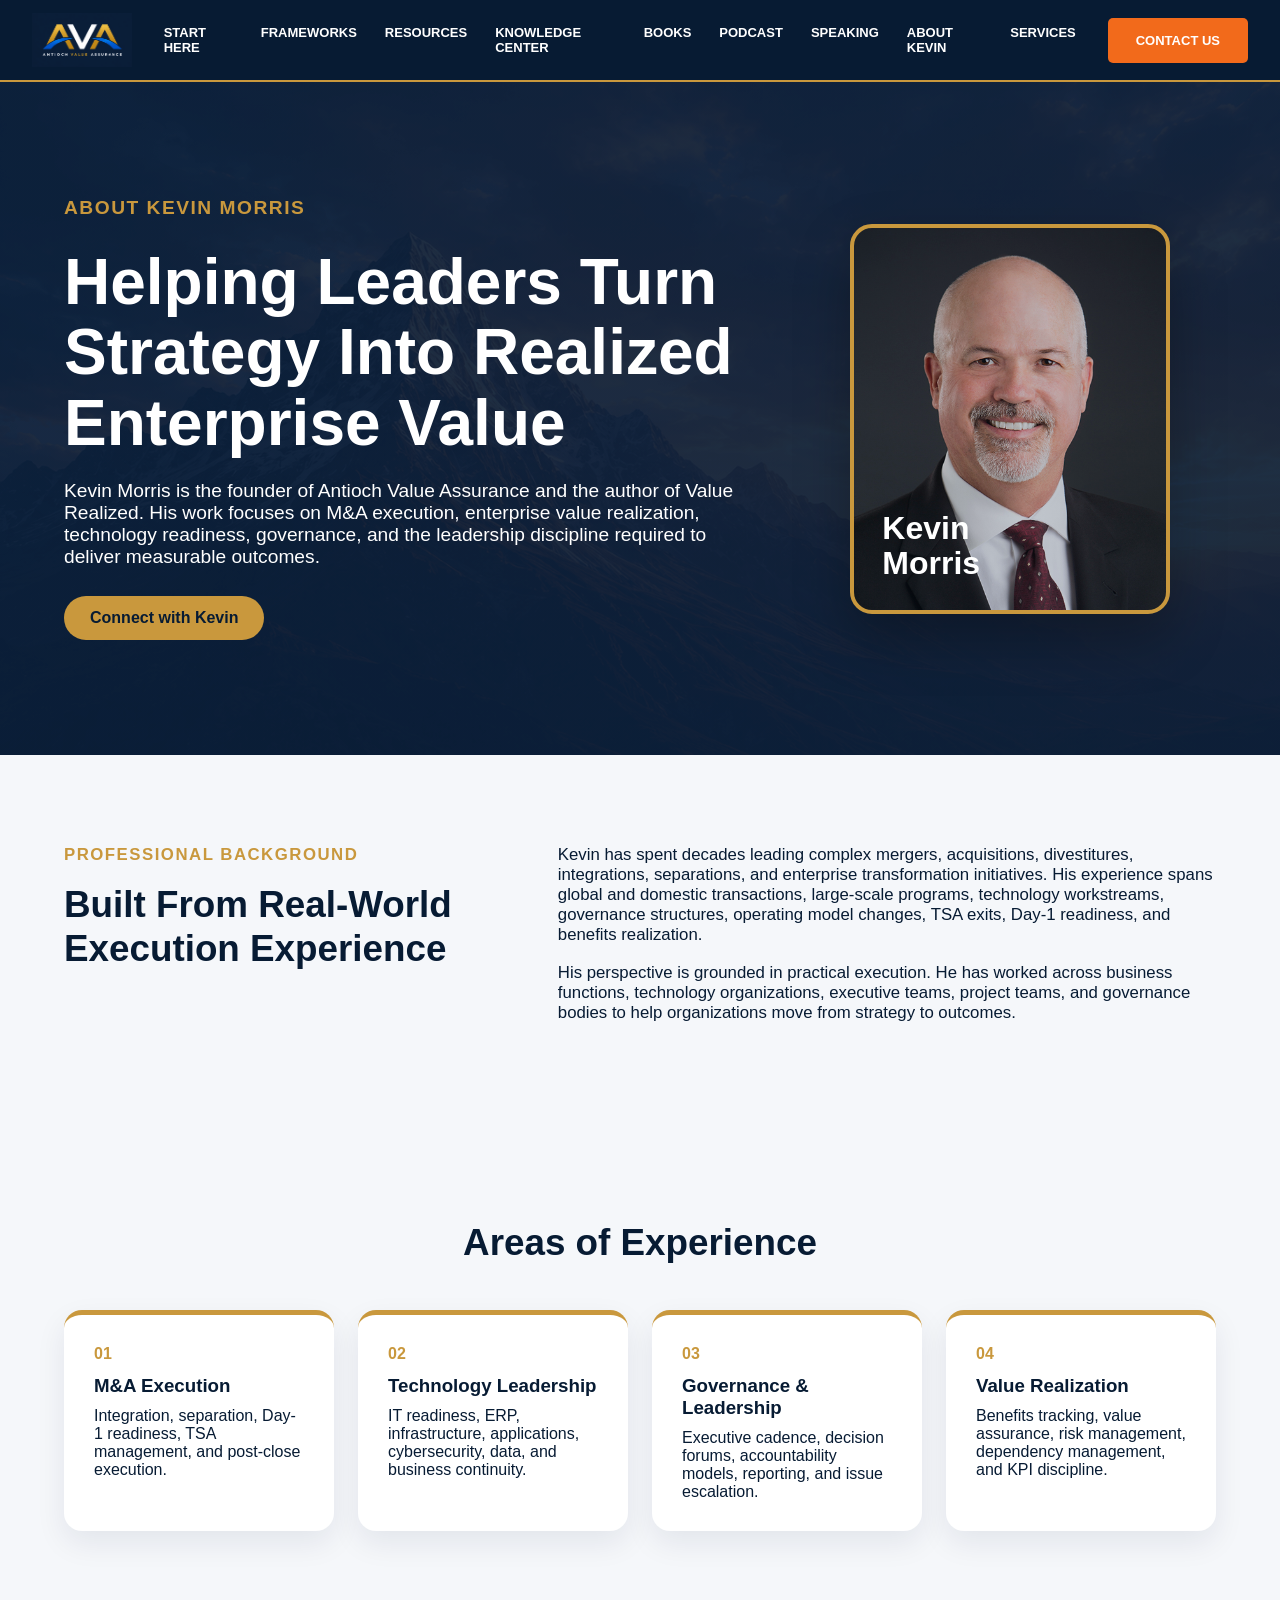
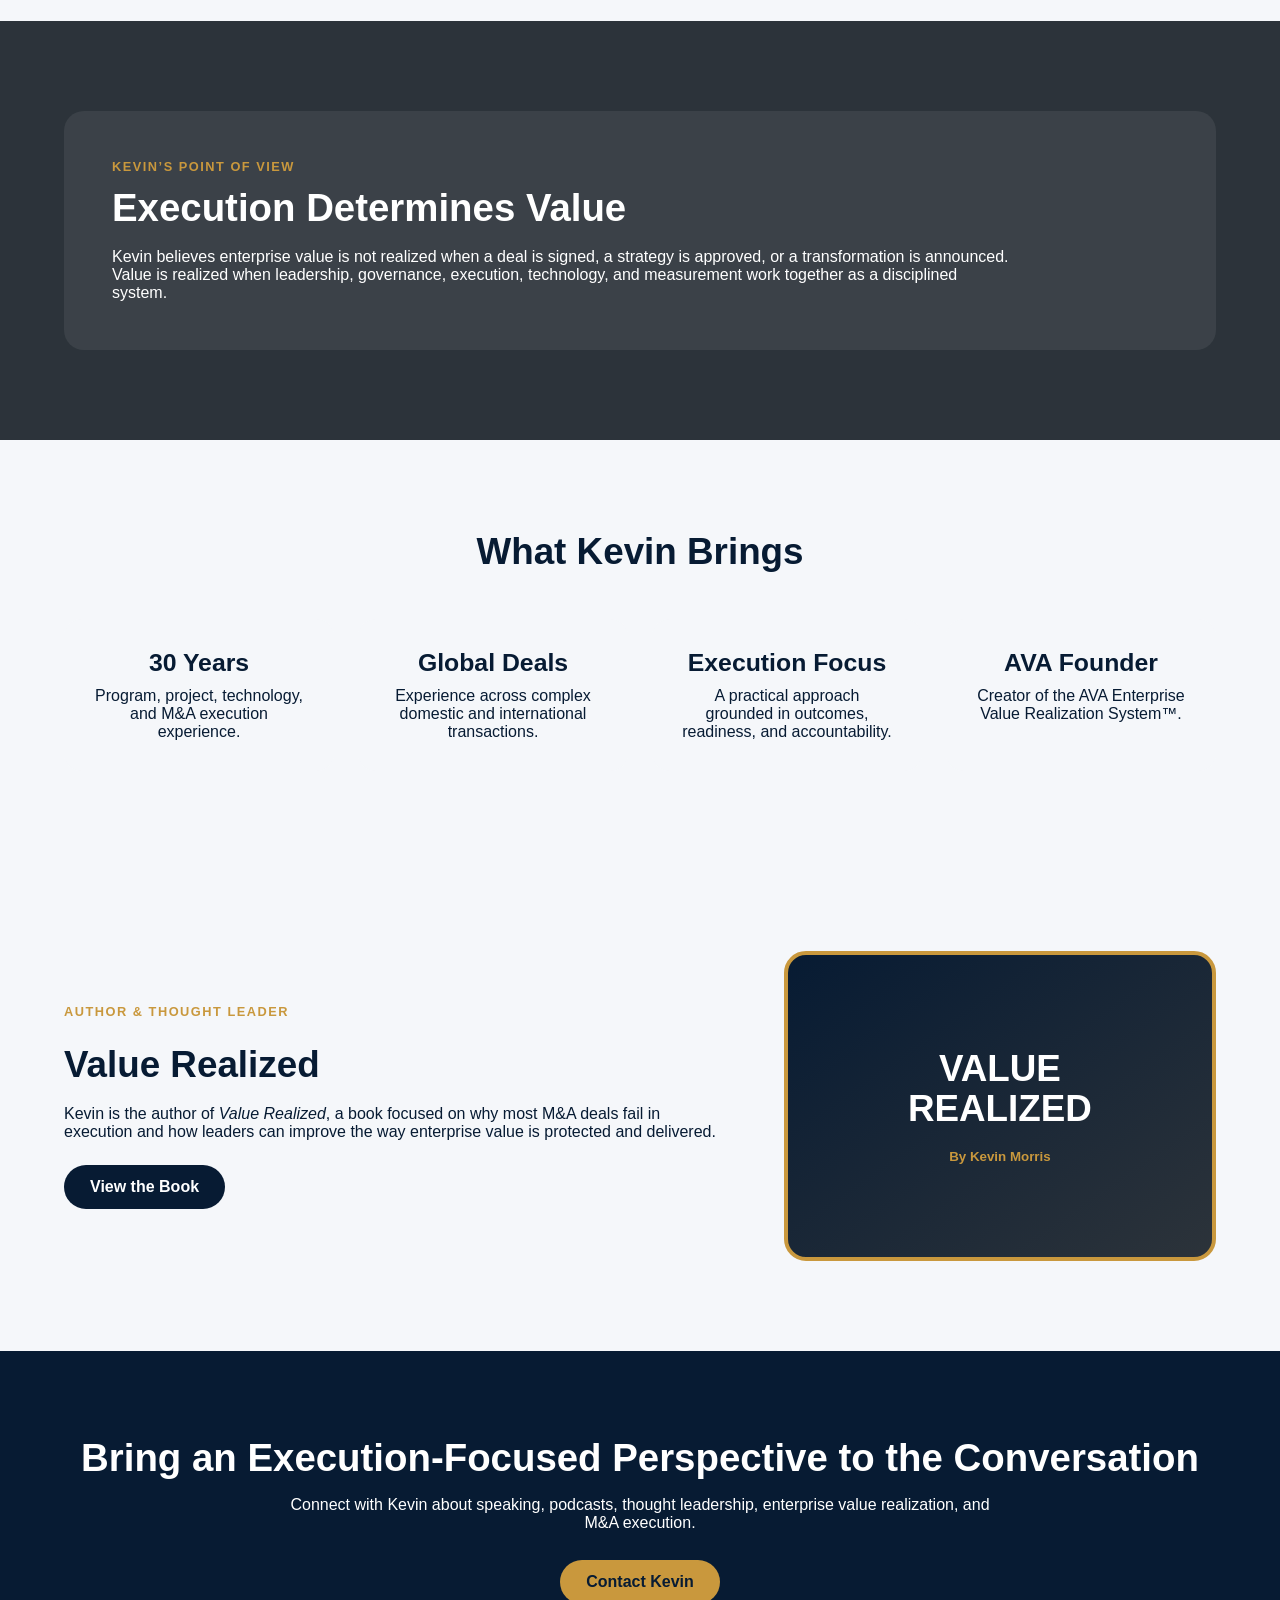
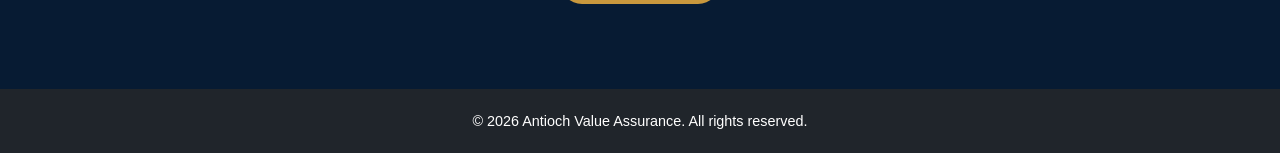
<file: about-kevin.html>
<!DOCTYPE html>
<html lang="en">
<head>
<!-- Favicon -->
<link rel="icon" href="favicon.ico" sizes="any">
<link rel="icon" type="image/png" sizes="32x32" href="favicon-32x32.png">
<link rel="icon" type="image/png" sizes="16x16" href="favicon-16x16.png">
<link rel="apple-touch-icon" href="apple-touch-icon.png">

  <meta charset="UTF-8" />
  <meta name="viewport" content="width=device-width, initial-scale=1.0" />
  <title>About Kevin | Antioch Value Assurance</title>
  <link rel="stylesheet" href="about-kevin.css" />
</head>

<body>


<!-- ===== HEADER SECTION START ===== -->
<header class="site-header">
  <div class="logo">
    <a href="index.html">
    <img src="images/ava-logo.PNG" 
         alt="Antioch Value Assurance">
   </a>
  </div>

  <nav>
    <a href="start-here.html" class="active">Start Here</a>
    <a href="frameworks.html">Frameworks</a>
    <a href="resources.html">Resources</a>
    <a href="knowledge-center.html">Knowledge Center</a>    
    <a href="books.html">Books</a>
    <a href="podcast.html">Podcast</a>
    <a href="speaking.html">Speaking</a>
    <a href="about-kevin.html" class="active">About Kevin</a>
    <a href="services.html">Services</a>



  </nav>

  <a class="contact-btn" href="contact.html">Contact Us</a>
</header>
<!--  ===== HEADER SECTION END ===== -->

<section class="hero">
  <div class="container hero-grid">
    <div class="hero-content">
      <p class="eyebrow">About Kevin Morris</p>
      <h1>Helping Leaders Turn Strategy Into Realized Enterprise Value</h1>
      <p>
        Kevin Morris is the founder of Antioch Value Assurance and the author of
        Value Realized. His work focuses on M&A execution, enterprise value realization,
        technology readiness, governance, and the leadership discipline required to
        deliver measurable outcomes.
      </p>
      <a href="contact.html" class="btn">Connect with Kevin</a>
    </div>

    <div class="portrait-card">
      <div class="portrait-placeholder">
        <span>Kevin<br>Morris</span>
      </div>
    </div>
  </div>
</section>

<section class="bio-section">
  <div class="container bio-grid">
    <div>
      <p class="eyebrow">Professional Background</p>
      <h2>Built From Real-World Execution Experience</h2>
    </div>

    <div>
      <p>
        Kevin has spent decades leading complex mergers, acquisitions, divestitures,
        integrations, separations, and enterprise transformation initiatives. His
        experience spans global and domestic transactions, large-scale programs,
        technology workstreams, governance structures, operating model changes,
        TSA exits, Day-1 readiness, and benefits realization.
      </p>

      <p>
        His perspective is grounded in practical execution. He has worked across
        business functions, technology organizations, executive teams, project teams,
        and governance bodies to help organizations move from strategy to outcomes.
      </p>
    </div>
  </div>
</section>

<section class="experience">
  <div class="container">
    <h2>Areas of Experience</h2>

    <div class="experience-grid">
      <article>
        <span>01</span>
        <h3>M&A Execution</h3>
        <p>Integration, separation, Day-1 readiness, TSA management, and post-close execution.</p>
      </article>

      <article>
        <span>02</span>
        <h3>Technology Leadership</h3>
        <p>IT readiness, ERP, infrastructure, applications, cybersecurity, data, and business continuity.</p>
      </article>

      <article>
        <span>03</span>
        <h3>Governance & Leadership</h3>
        <p>Executive cadence, decision forums, accountability models, reporting, and issue escalation.</p>
      </article>

      <article>
        <span>04</span>
        <h3>Value Realization</h3>
        <p>Benefits tracking, value assurance, risk management, dependency management, and KPI discipline.</p>
      </article>
    </div>
  </div>
</section>

<section class="philosophy">
  <div class="container philosophy-box">
    <p class="eyebrow">Kevin’s Point of View</p>
    <h2>Execution Determines Value</h2>
    <p>
      Kevin believes enterprise value is not realized when a deal is signed,
      a strategy is approved, or a transformation is announced. Value is realized
      when leadership, governance, execution, technology, and measurement work
      together as a disciplined system.
    </p>
  </div>
</section>

<section class="credentials">
  <div class="container">
    <h2>What Kevin Brings</h2>

    <div class="credentials-grid">
      <div>
        <strong>30 Years</strong>
        <p>Program, project, technology, and M&A execution experience.</p>
      </div>

      <div>
        <strong>Global Deals</strong>
        <p>Experience across complex domestic and international transactions.</p>
      </div>

      <div>
        <strong>Execution Focus</strong>
        <p>A practical approach grounded in outcomes, readiness, and accountability.</p>
      </div>

      <div>
        <strong>AVA Founder</strong>
        <p>Creator of the AVA Enterprise Value Realization System™.</p>
      </div>
    </div>
  </div>
</section>

<section class="author-section">
  <div class="container author-grid">
    <div>
      <p class="eyebrow">Author & Thought Leader</p>
      <h2>Value Realized</h2>
      <p>
        Kevin is the author of <em>Value Realized</em>, a book focused on why
        most M&A deals fail in execution and how leaders can improve the way
        enterprise value is protected and delivered.
      </p>
      <a href="value-realized.html" class="btn secondary">View the Book</a>
    </div>

    <div class="book-callout">
      <span>VALUE<br>REALIZED</span>
      <small>By Kevin Morris</small>
    </div>
  </div>
</section>

<section class="cta">
  <div class="container">
    <h2>Bring an Execution-Focused Perspective to the Conversation</h2>
    <p>
      Connect with Kevin about speaking, podcasts, thought leadership,
      enterprise value realization, and M&A execution.
    </p>
    <a href="contact.html" class="btn">Contact Kevin</a>
  </div>
</section>

<footer class="site-footer">
  <div class="container">
    <p>&copy; 2026 Antioch Value Assurance. All rights reserved.</p>
  </div>
</footer>

</body>
</html>
</file>
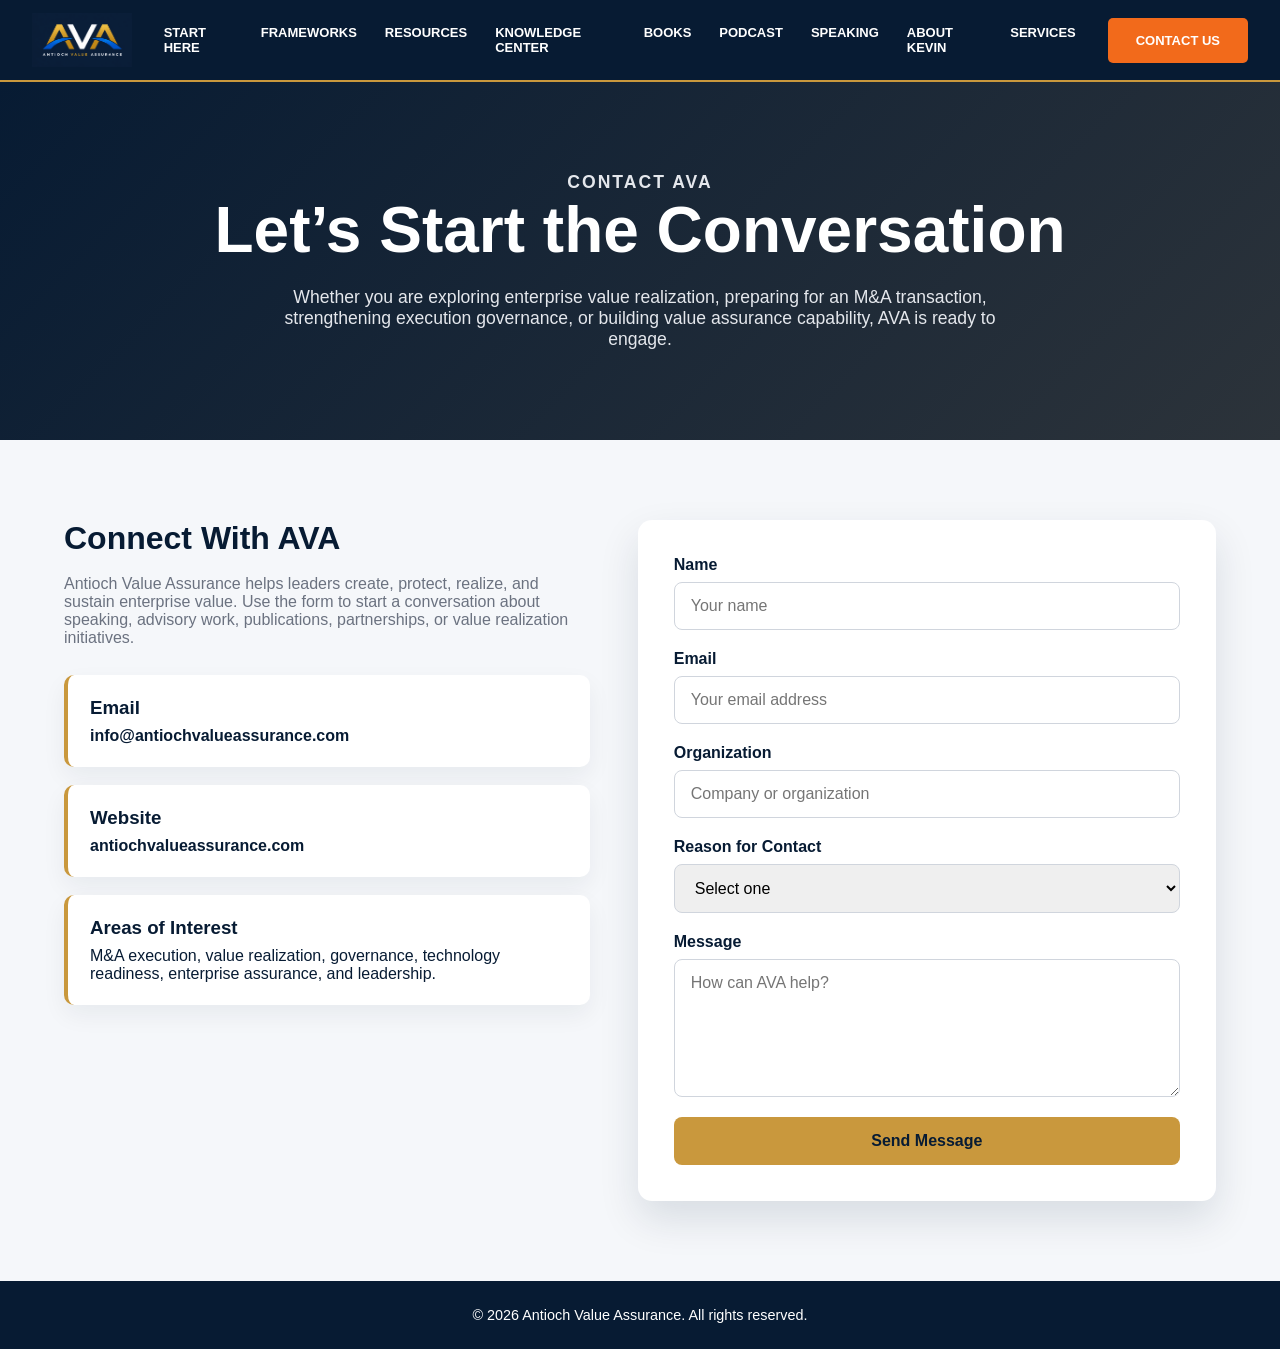
<file: contact.html>
<!-- contact.html -->
<!DOCTYPE html>
<html lang="en">
<head>
  <!-- Favicon -->
<link rel="icon" href="favicon.ico" sizes="any">
<link rel="icon" type="image/png" sizes="32x32" href="favicon-32x32.png">
<link rel="icon" type="image/png" sizes="16x16" href="favicon-16x16.png">
<link rel="apple-touch-icon" href="apple-touch-icon.png">
  <meta charset="UTF-8" />
  <meta name="viewport" content="width=device-width, initial-scale=1.0" />
  <title>Contact | Antioch Value Assurance</title>
  <link rel="stylesheet" href="contact.css" />
</head>
<body>

<!-- ===== HEADER SECTION START ===== -->
<header class="site-header">
  <div class="logo">
    <a href="index.html">
    <img src="images/ava-logo.PNG" 
         alt="Antioch Value Assurance">
   </a>
  </div>

  <nav>
    <a href="start-here.html">Start Here</a>
    <a href="frameworks.html">Frameworks</a>
    <a href="resources.html">Resources</a>
    <a href="knowledge-center.html">Knowledge Center</a>    
    <a href="books.html">Books</a>
    <a href="podcast.html">Podcast</a>
    <a href="speaking.html">Speaking</a>
    <a href="about-kevin.html">About Kevin</a>
    <a href="services.html">Services</a>



  </nav>

  <a class="contact-btn" href="contact.html">Contact Us</a>
</header>
<!--  ===== HEADER SECTION END ===== -->

  <main>

    <section class="contact-hero">
      <div class="container">
        <p class="eyebrow">Contact AVA</p>
        <h1>Let’s Start the Conversation</h1>
        <p>
          Whether you are exploring enterprise value realization, preparing for an M&A transaction,
          strengthening execution governance, or building value assurance capability, AVA is ready
          to engage.
        </p>
      </div>
    </section>

    <section class="contact-section">
      <div class="container contact-grid">

        <div class="contact-info">
          <h2>Connect With AVA</h2>
          <p>
            Antioch Value Assurance helps leaders create, protect, realize, and sustain enterprise value.
            Use the form to start a conversation about speaking, advisory work, publications, partnerships,
            or value realization initiatives.
          </p>

          <div class="info-card">
            <h3>Email</h3>
            <p><a href="mailto:info@antiochvalueassurance.com">info@antiochvalueassurance.com</a></p>
          </div>

          <div class="info-card">
            <h3>Website</h3>
            <p><a href="https://antiochvalueassurance.com">antiochvalueassurance.com</a></p>
          </div>

          <div class="info-card">
            <h3>Areas of Interest</h3>
            <p>M&A execution, value realization, governance, technology readiness, enterprise assurance, and leadership.</p>
          </div>
        </div>

        <div class="contact-form-card">
          <form action="#" method="post" class="contact-form">
            <label for="name">Name</label>
            <input type="text" id="name" name="name" placeholder="Your name" required />

            <label for="email">Email</label>
            <input type="email" id="email" name="email" placeholder="Your email address" required />

            <label for="organization">Organization</label>
            <input type="text" id="organization" name="organization" placeholder="Company or organization" />

            <label for="interest">Reason for Contact</label>
            <select id="interest" name="interest">
              <option value="">Select one</option>
              <option value="advisory">Advisory Services</option>
              <option value="speaking">Speaking Engagement</option>
              <option value="book">Books / Publishing</option>
              <option value="podcast">Podcast</option>
              <option value="partnership">Partnership</option>
              <option value="other">Other</option>
            </select>

            <label for="message">Message</label>
            <textarea id="message" name="message" rows="6" placeholder="How can AVA help?" required></textarea>

            <button type="submit">Send Message</button>
          </form>
        </div>

      </div>
    </section>

  </main>

  <footer class="site-footer">
    <div class="container">
      <p>&copy; 2026 Antioch Value Assurance. All rights reserved.</p>
    </div>
  </footer>

</body>
</html>
</file>
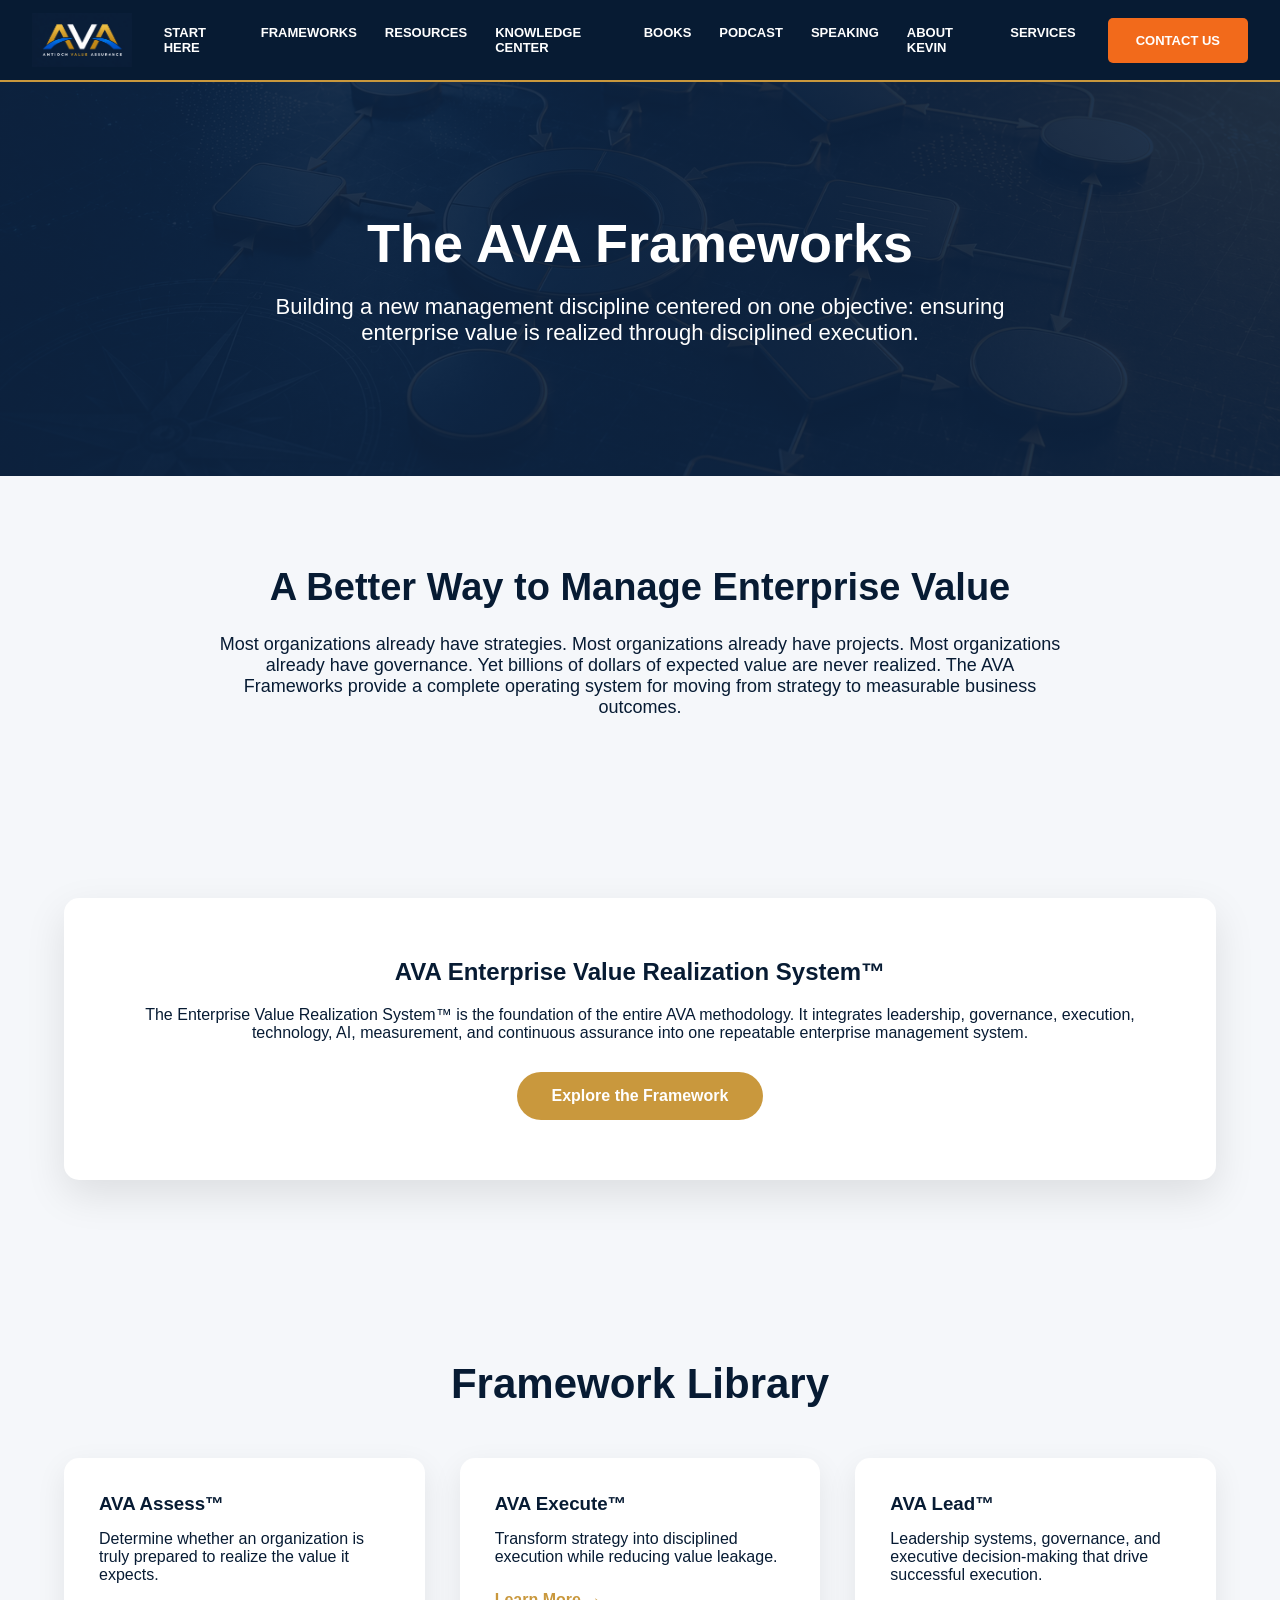
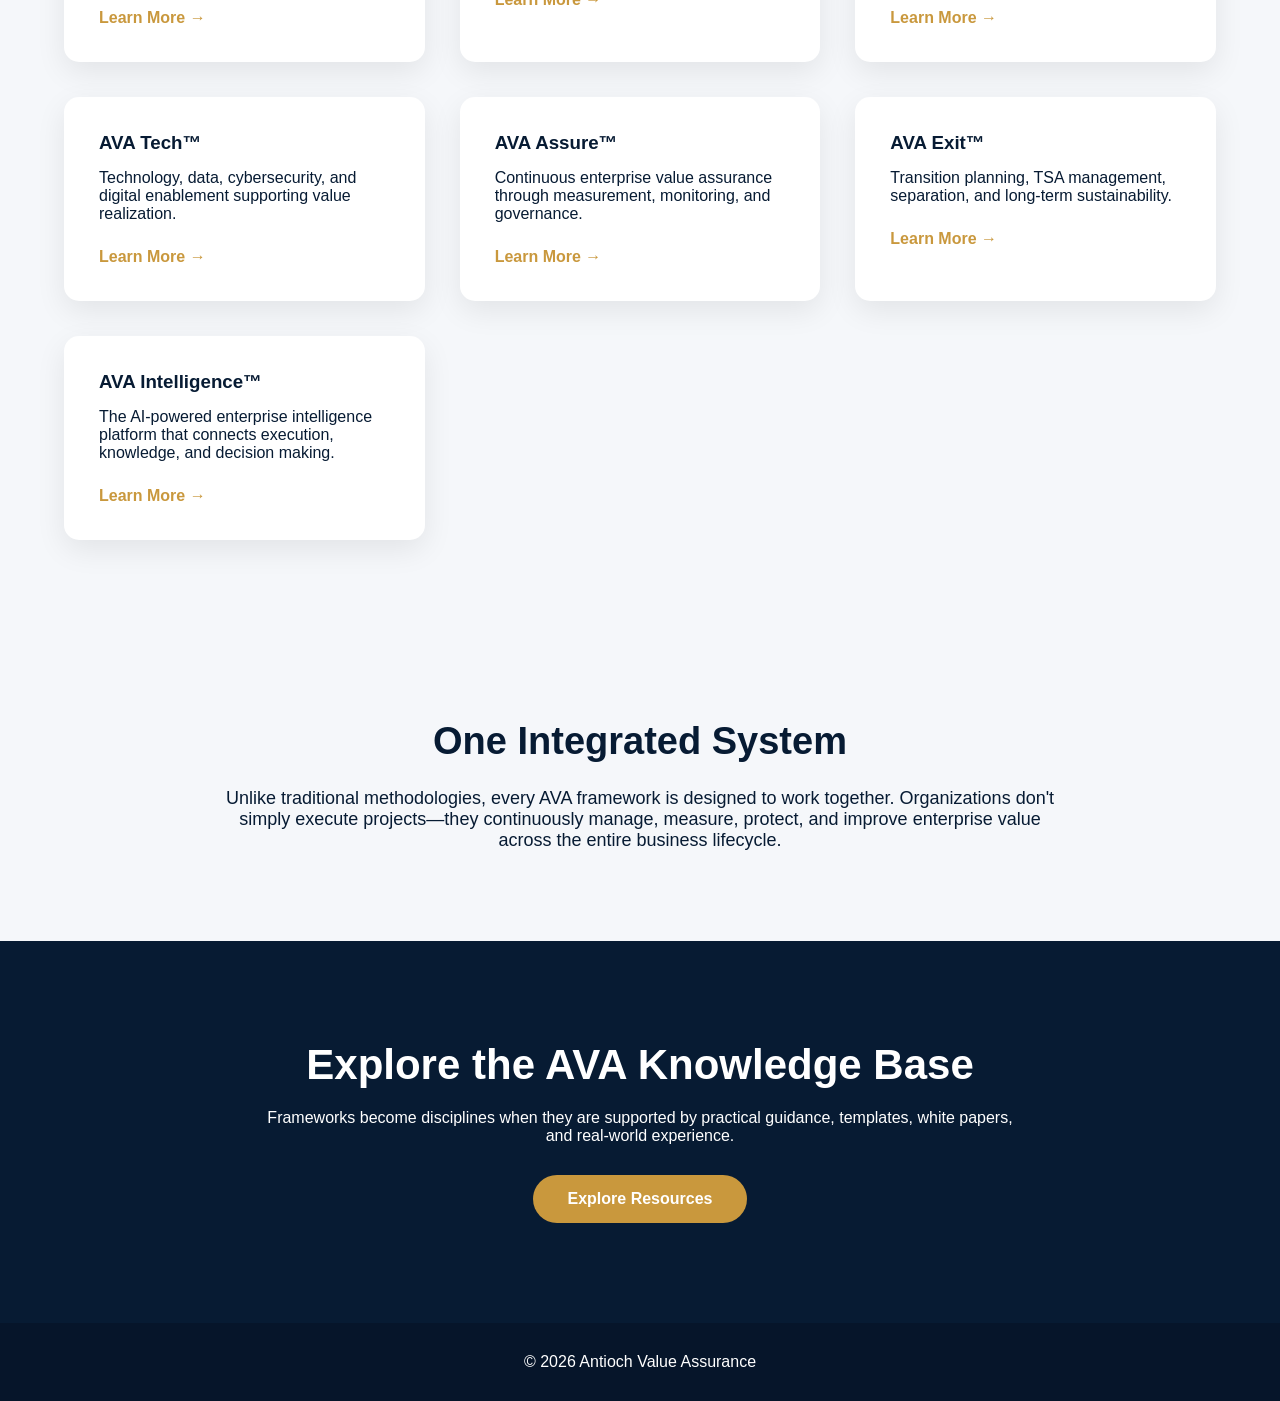
<file: frameworks.html>
<!DOCTYPE html>
<html lang="en">
<head>
  <!-- Favicon -->
<link rel="icon" href="favicon.ico" sizes="any">
<link rel="icon" type="image/png" sizes="32x32" href="favicon-32x32.png">
<link rel="icon" type="image/png" sizes="16x16" href="favicon-16x16.png">
<link rel="apple-touch-icon" href="apple-touch-icon.png">
  <meta charset="UTF-8" />
  <meta name="viewport" content="width=device-width, initial-scale=1.0">
  <title>Frameworks | Antioch Value Assurance</title>
  <link rel="stylesheet" href="frameworks.css" />
</head>
<body>

<!-- ===== HEADER SECTION START ===== -->
<header class="site-header">
  <div class="logo">
    <a href="index.html">
    <img src="images/ava-logo.PNG" 
         alt="Antioch Value Assurance">
   </a>
  </div>

  <nav>
    <a href="start-here.html" class="active">Start Here</a>
    <a href="frameworks.html">Frameworks</a>
    <a href="resources.html">Resources</a>
    <a href="knowledge-center.html">Knowledge Center</a>    
    <a href="books.html">Books</a>
    <a href="podcast.html">Podcast</a>
    <a href="speaking.html">Speaking</a>
    <a href="about-kevin.html">About Kevin</a>
    <a href="services.html">Services</a>



  </nav>

  <a class="contact-btn" href="contact.html">Contact Us</a>
</header>
<!--  ===== HEADER SECTION END ===== -->

<section class="hero">

<div class="container">

<h1>The AVA Frameworks</h1>

<p>

Building a new management discipline centered on one objective:
ensuring enterprise value is realized through disciplined execution.

</p>

</div>

</section>

<section class="intro">

<div class="container">

<h2>A Better Way to Manage Enterprise Value</h2>

<p>

Most organizations already have strategies.

Most organizations already have projects.

Most organizations already have governance.

Yet billions of dollars of expected value are never realized.

The AVA Frameworks provide a complete operating system for moving from
strategy to measurable business outcomes.

</p>

</div>

</section>

<section class="featured">

<div class="container">

<div class="featured-box">

<h2>AVA Enterprise Value Realization System™</h2>

<p>

The Enterprise Value Realization System™ is the foundation of the entire AVA
methodology. It integrates leadership, governance, execution, technology,
AI, measurement, and continuous assurance into one repeatable enterprise
management system.

</p>

<a href="enterprise-value-realization-system.html" class="button">

Explore the Framework

</a>

</div>

</div>

</section>

<section class="frameworks">

<div class="container">

<h2>Framework Library</h2>

<div class="grid">

<div class="card">

<h3>AVA Assess™</h3>

<p>

Determine whether an organization is truly prepared to realize the value it
expects.

</p>

<a href="ava-assess.html">Learn More →</a>

</div>

<div class="card">

<h3>AVA Execute™</h3>

<p>

Transform strategy into disciplined execution while reducing value leakage.

</p>

<a href="ava-execute-framework.html">Learn More →</a>

</div>

<div class="card">

<h3>AVA Lead™</h3>

<p>

Leadership systems, governance, and executive decision-making that drive
successful execution.

</p>

<a href="ava-lead.html">Learn More →</a>

</div>

<div class="card">

<h3>AVA Tech™</h3>

<p>

Technology, data, cybersecurity, and digital enablement supporting value
realization.

</p>

<a href="ava-tech.html">Learn More →</a>

</div>

<div class="card">

<h3>AVA Assure™</h3>

<p>

Continuous enterprise value assurance through measurement, monitoring, and
governance.

</p>

<a href="ava-assure.html">Learn More →</a>

</div>

<div class="card">

<h3>AVA Exit™</h3>

<p>

Transition planning, TSA management, separation, and long-term sustainability.

</p>

<a href="ava-exit.html">Learn More →</a>

</div>

<div class="card">

<h3>AVA Intelligence™</h3>

<p>

The AI-powered enterprise intelligence platform that connects execution,
knowledge, and decision making.

</p>

<a href="ava-intelligence.html">Learn More →</a>

</div>

</div>

</div>

</section>

<section class="journey">

<div class="container">

<h2>One Integrated System</h2>

<p>

Unlike traditional methodologies, every AVA framework is designed to work
together.

Organizations don't simply execute projects—they continuously manage,
measure, protect, and improve enterprise value across the entire business
lifecycle.

</p>

</div>

</section>

<section class="cta">

<div class="container">

<h2>Explore the AVA Knowledge Base</h2>

<p>

Frameworks become disciplines when they are supported by practical guidance,
templates, white papers, and real-world experience.

</p>

<a href="resources.html" class="button">

Explore Resources

</a>

</div>

</section>

<footer>

<div class="container">

<p>

© 2026 Antioch Value Assurance

</p>

</div>

</footer>

</body>
</html>
</file>
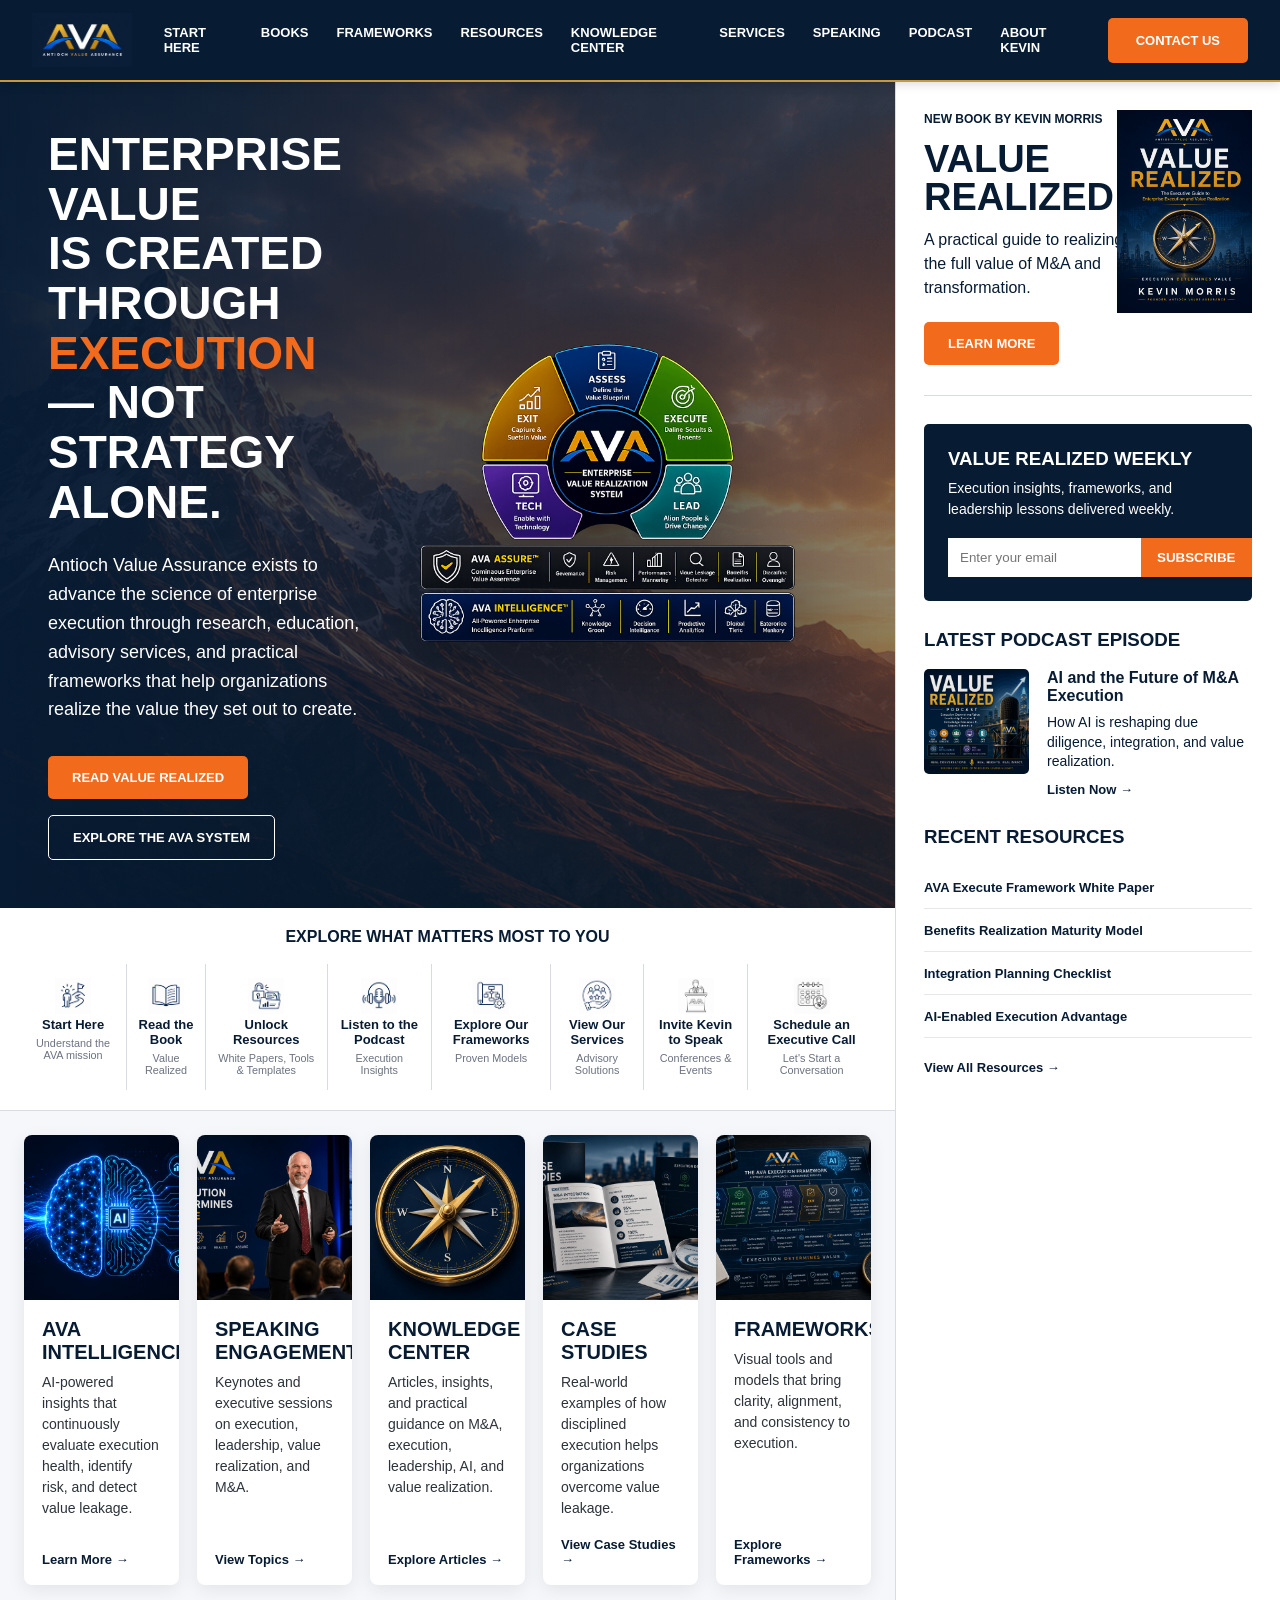
<file: index.html.bak.html>
<!DOCTYPE html>
<html lang="en">
<head>
  <meta charset="UTF-8" />
  <meta name="viewport" content="width=device-width, initial-scale=1.0" />
  <title>Antioch Value Assurance</title>
  <link rel="stylesheet" href="styles.css" />
</head>
<body>

<header class="site-header">
  <div class="logo">
    <img src="images/ava-logo.PNG" alt="Antioch Value Assurance logo">
  </div>

  <nav>
    <a href="start-here.html">Start Here</a>
    <a href="books.html">Books</a>
    <a href="frameworks.html">Frameworks</a>
    <a href="resources.html">Resources</a>
    <a href="knowledge-center.html">Knowledge Center</a>    
    <a href="services.html">Services</a>
    <a href="speaking.html">Speaking</a>
    <a href="podcast.html">Podcast</a>
    <a href="about-kevin.html">About Kevin</a>
  </nav>

  <a class="contact-btn" href="contact.html">Contact Us</a>
</header>

<main class="page-layout">

  <section class="main-content">

    <section class="hero">
      <div class="hero-text">
        <h1>Enterprise Value<br>Is Created Through<br><span>Execution</span> — Not<br>Strategy Alone.</h1>
        <p>
          Antioch Value Assurance exists to advance the science of enterprise execution
          through research, education, advisory services, and practical frameworks that
          help organizations realize the value they set out to create.
        </p>

        <div class="hero-buttons">
          <a href="#" class="primary-btn">Read Value Realized</a>
          <a href="#" class="secondary-btn">Explore the AVA System</a>
        </div>
      </div>

     <div class="hero-visual">
    <img
        src="images/ava-enterprise-value-realization-system.png"
        alt="AVA Enterprise Value Realization System"
        class="hero-system-diagram">
</div>
    </section>

    <section class="quick-links">
      <h2>Explore What Matters Most to You</h2>

      <div class="quick-link-grid">        
        <a href="#">
          <img src="images/start-here.png" alt="Start Here icon">
          <div>
            <strong>Start Here</strong>
            <small>Understand the AVA mission</small>
            </div>
        </a>

        <a href="#">
          <img src="images/book.png" alt="">
          <div><strong>Read the Book</strong><small>Value Realized</small></div>
        </a>

        <a href="#">
          <img src="images/resources.png" alt="">
          <div><strong>Unlock Resources</strong><small>White Papers, Tools & Templates</small></div>
        </a>

        <a href="#">
          <img src="images/podcast.png" alt="">
          <div><strong>Listen to the Podcast</strong><small>Execution Insights</small></div>
        </a>

        <a href="#">
          <img src="images/frameworks-icon.png" alt="">
          <div><strong>Explore Our Frameworks</strong><small>Proven Models</small></div>
        </a>

        <a href="#">
          <img src="images/services.png" alt="">
          <div><strong>View Our Services</strong><small>Advisory Solutions</small></div>
        </a>

        <a href="#">
          <img src="images/speaking-icon.png" alt="">
          <div><strong>Invite Kevin to Speak</strong><small>Conferences & Events</small></div>
        </a>

        <a href="#">
          <img src="images/call.png" alt="">
          <div><strong>Schedule an Executive Call</strong><small>Let's Start a Conversation</small></div>
        </a>
        
      </div>
    </section>

    <section class="feature-grid">
      <article class="feature-card">
        <img src="images/AI.png" alt="">
        <h3>AVA Intelligence</h3>
        <p>AI-powered insights that continuously evaluate execution health, identify risk, and detect value leakage.</p>
        <a href="#">Learn More →</a>
      </article>

      <article class="feature-card">
        <img src="images/speaking.png" alt="">
        <h3>Speaking Engagements</h3>
        <p>Keynotes and executive sessions on execution, leadership, value realization, and M&A.</p>
        <a href="#">View Topics →</a>
      </article>

      <article class="feature-card">
        <img src="images/compass.png" alt="">
        <h3>Knowledge Center</h3>
        <p>Articles, insights, and practical guidance on M&A, execution, leadership, AI, and value realization.</p>
        <a href="#">Explore Articles →</a>
      </article>

      <article class="feature-card">
        <img src="images/case-studies.png" alt="">
        <h3>Case Studies</h3>
        <p>Real-world examples of how disciplined execution helps organizations overcome value leakage.</p>
        <a href="#">View Case Studies →</a>
      </article>

      <article class="feature-card">
        <img src="images/frameworks.png" alt="">
        <h3>Frameworks</h3>
        <p>Visual tools and models that bring clarity, alignment, and consistency to execution.</p>
        <a href="#">Explore Frameworks →</a>
      </article>
    </section>

    <!--
    <section class="stats">
      <h2>Trusted by Leaders Worldwide</h2>

      <div class="stats-grid">
        <div><strong>30+</strong><span>Years Leading M&A Execution</span></div>
        <div><strong>100+</strong><span>Deals Supported</span></div>
        <div><strong>$50B+</strong><span>Transaction Value Supported</span></div>
        <div><strong>20+</strong><span>Industries Served</span></div>
        <div><strong>6</strong><span>Continents Experience</span></div>
      </div>

      <blockquote>
        “Execution is the bridge between strategy and value.”
        <cite>— Kevin Morris</cite>
      </blockquote>
    </section>
  -->
  </section>



  <aside class="sidebar">

    <section class="book-card">
      <p class="eyebrow">New Book by Kevin Morris</p>
      <h2>Value<br>Realized</h2>
      <p>A practical guide to realizing the full value of M&A and transformation.</p>
      <img src="images/value-realized-cover.png" alt="Value Realized book cover">
      <a href="#" class="primary-btn">Learn More</a>
    </section>

    <section class="newsletter">
      <h3>Value Realized Weekly</h3>
      <p>Execution insights, frameworks, and leadership lessons delivered weekly.</p>
      <form>
        <input type="email" placeholder="Enter your email">
        <button type="submit">Subscribe</button>
      </form>
    </section>

    <section class="podcast-card">
      <h3>Latest Podcast Episode</h3>
      <div class="podcast-inner">
        <img src="images/podcast-cover.png" alt="Podcast cover">
        <div>
          <h4>AI and the Future of M&A Execution</h4>
          <p>How AI is reshaping due diligence, integration, and value realization.</p>
          <a href="#">Listen Now →</a>
        </div>
      </div>
    </section>

    <section class="resources">
      <h3>Recent Resources</h3>
      <ul>
        <li><a href="#">AVA Execute Framework White Paper</a></li>
        <li><a href="#">Benefits Realization Maturity Model</a></li>
        <li><a href="#">Integration Planning Checklist</a></li>
        <li><a href="#">AI-Enabled Execution Advantage</a></li>
      </ul>
      <a href="#">View All Resources →</a>
    </section>

  </aside>

</main>

</body>
</html>
</file>
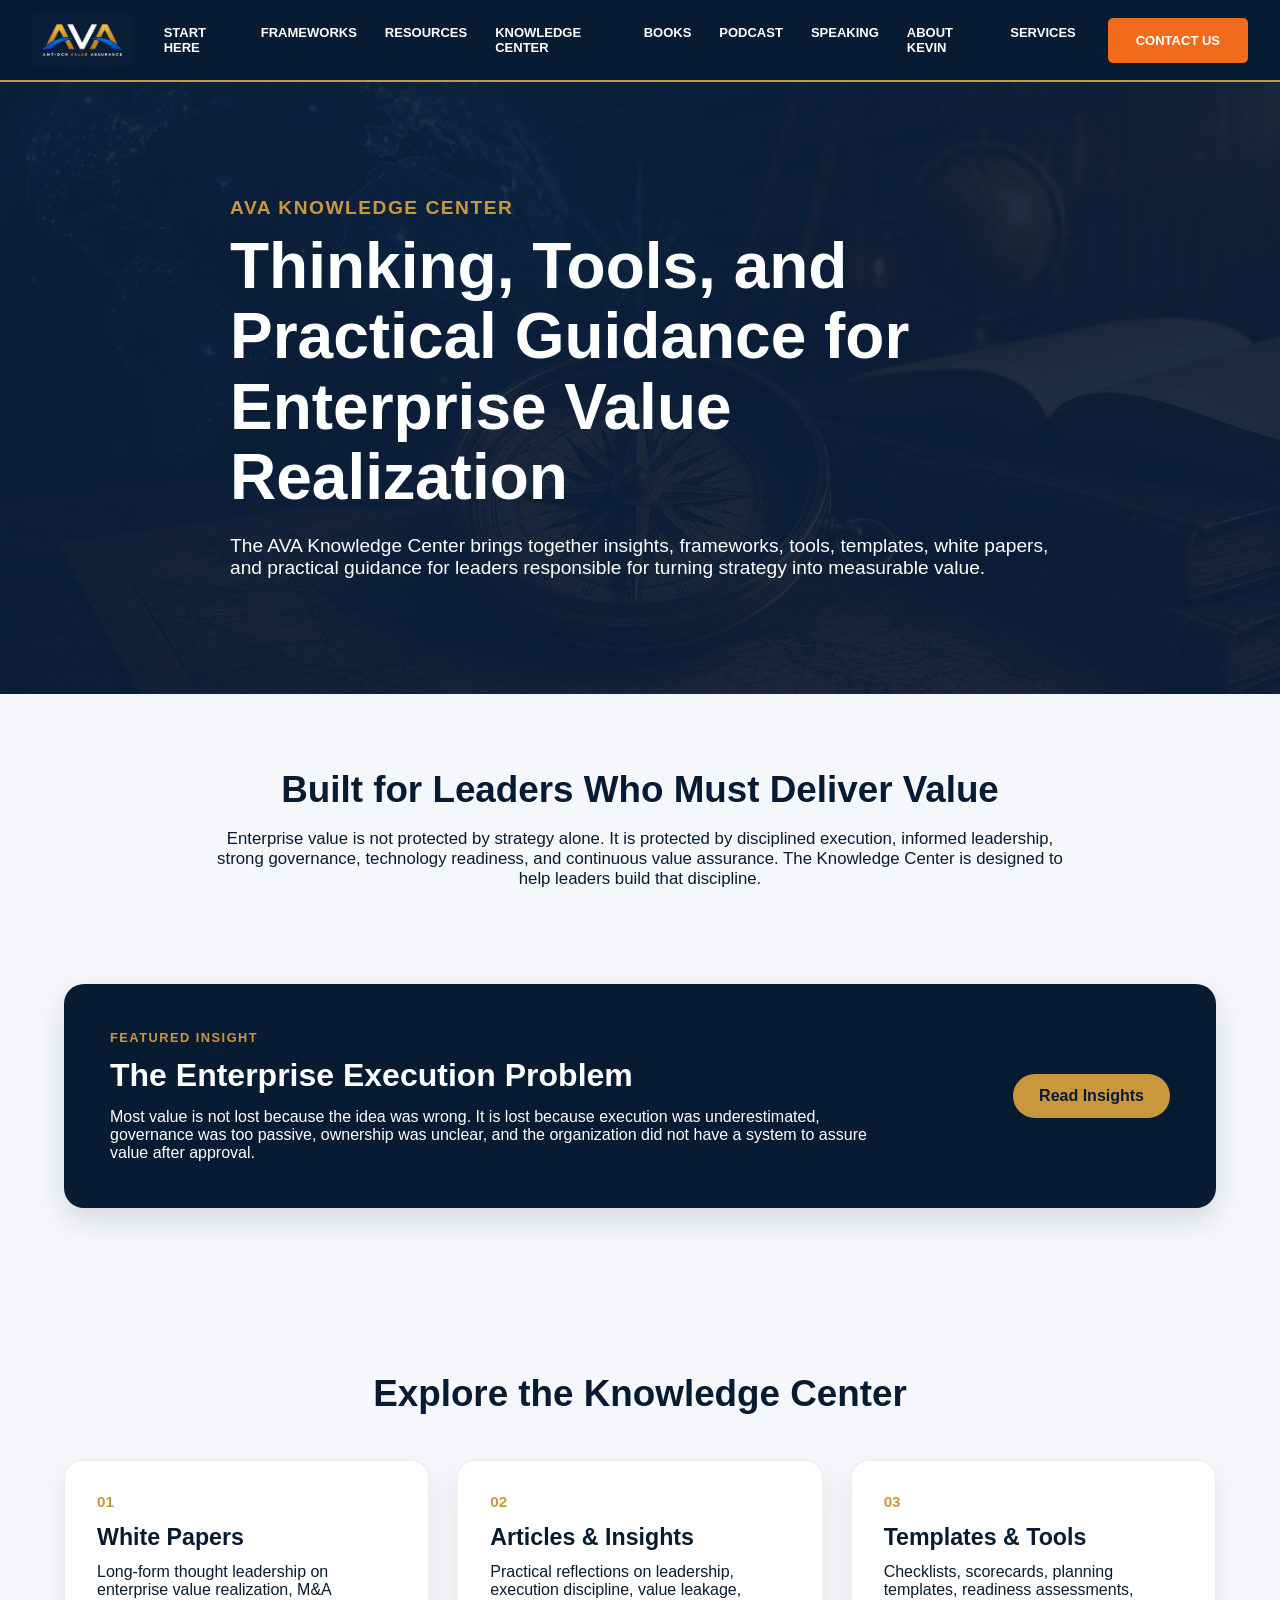
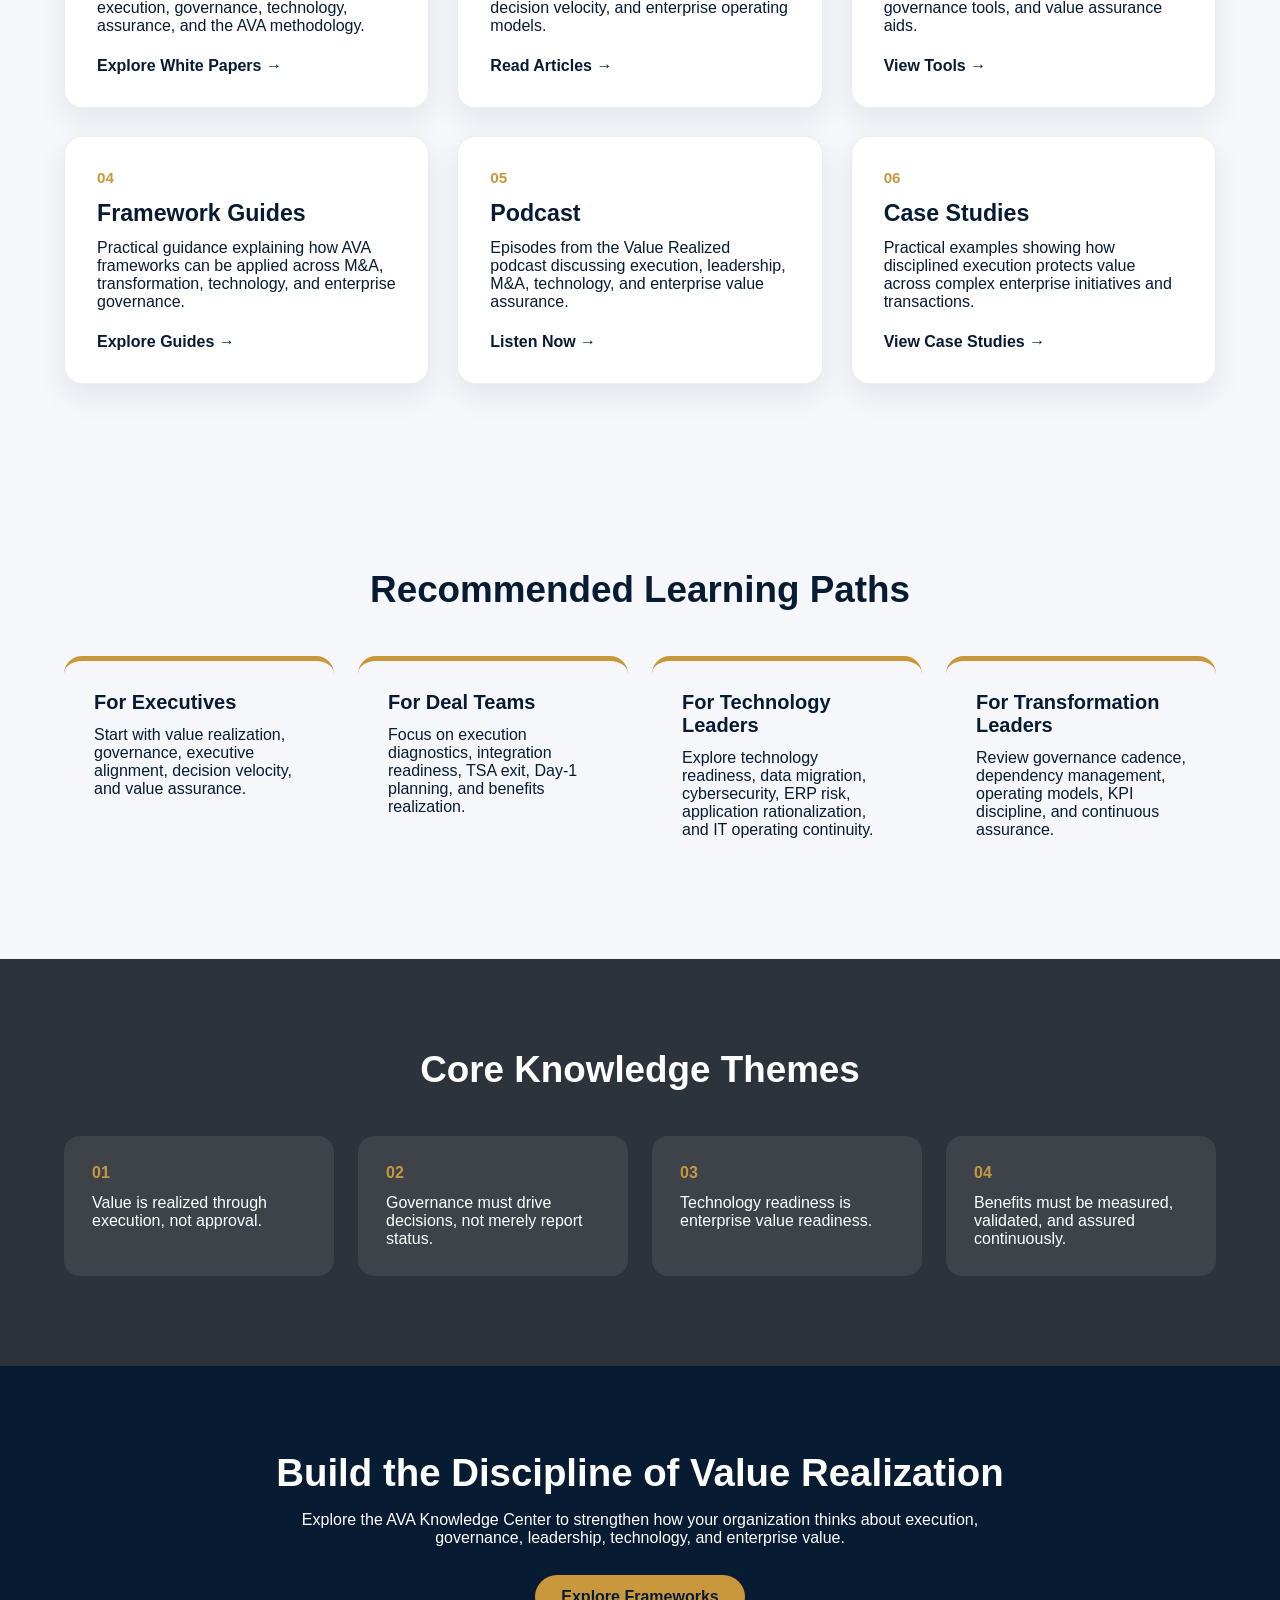
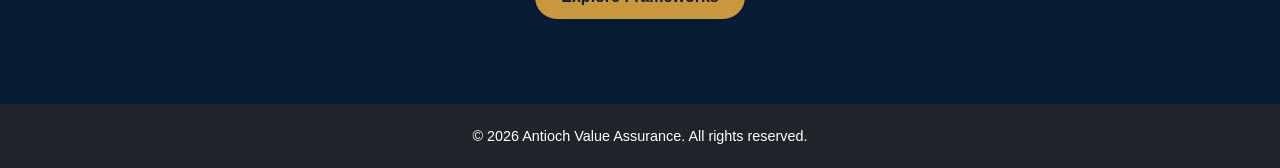
<file: knowledge-center.html>
<!DOCTYPE html>
<html lang="en">
<head>
  <!-- Favicon -->
<link rel="icon" href="favicon.ico" sizes="any">
<link rel="icon" type="image/png" sizes="32x32" href="favicon-32x32.png">
<link rel="icon" type="image/png" sizes="16x16" href="favicon-16x16.png">
<link rel="apple-touch-icon" href="apple-touch-icon.png">
  <meta charset="UTF-8" />
  <meta name="viewport" content="width=device-width, initial-scale=1.0" />
  <title>Knowledge Center | Antioch Value Assurance</title>
  <link rel="stylesheet" href="knowledge-center.css" />
</head>

<body>

<!-- ===== HEADER SECTION START ===== -->
<header class="site-header">
  <div class="logo">
    <a href="index.html">
    <img src="images/ava-logo.PNG" 
         alt="Antioch Value Assurance">
   </a>
  </div>

  <nav>
    <a href="start-here.html">Start Here</a>
    <a href="frameworks.html">Frameworks</a>
    <a href="resources.html">Resources</a>
    <a href="knowledge-center.html" class="active">Knowledge Center</a>    
    <a href="books.html">Books</a>
    <a href="podcast.html">Podcast</a>
    <a href="speaking.html">Speaking</a>
    <a href="about-kevin.html">About Kevin</a>
    <a href="services.html">Services</a>



  </nav>

  <a class="contact-btn" href="contact.html">Contact Us</a>
</header>
<!--  ===== HEADER SECTION END ===== -->

<section class="hero">
  <div class="container hero-content">
    <p class="eyebrow">AVA Knowledge Center</p>
    <h1>Thinking, Tools, and Practical Guidance for Enterprise Value Realization</h1>
    <p>
      The AVA Knowledge Center brings together insights, frameworks, tools,
      templates, white papers, and practical guidance for leaders responsible
      for turning strategy into measurable value.
    </p>
  </div>
</section>

<section class="intro">
  <div class="container">
    <h2>Built for Leaders Who Must Deliver Value</h2>
    <p>
      Enterprise value is not protected by strategy alone. It is protected by
      disciplined execution, informed leadership, strong governance, technology readiness,
      and continuous value assurance. The Knowledge Center is designed to help leaders
      build that discipline.
    </p>
  </div>
</section>

<section class="featured-resource">
  <div class="container featured-box">
    <div>
      <p class="eyebrow">Featured Insight</p>
      <h2>The Enterprise Execution Problem</h2>
      <p>
        Most value is not lost because the idea was wrong. It is lost because
        execution was underestimated, governance was too passive, ownership was unclear,
        and the organization did not have a system to assure value after approval.
      </p>
    </div>

    <a href="articles.html" class="btn">Read Insights</a>
  </div>
</section>

<section class="categories">
  <div class="container">
    <h2>Explore the Knowledge Center</h2>

    <div class="category-grid">

      <article class="category-card">
        <div class="category-number">01</div>
        <h3>White Papers</h3>
        <p>
          Long-form thought leadership on enterprise value realization, M&A execution,
          governance, technology, assurance, and the AVA methodology.
        </p>
        <a href="white-papers.html">Explore White Papers →</a>
      </article>

      <article class="category-card">
        <div class="category-number">02</div>
        <h3>Articles & Insights</h3>
        <p>
          Practical reflections on leadership, execution discipline, value leakage,
          decision velocity, and enterprise operating models.
        </p>
        <a href="articles.html">Read Articles →</a>
      </article>

      <article class="category-card">
        <div class="category-number">03</div>
        <h3>Templates & Tools</h3>
        <p>
          Checklists, scorecards, planning templates, readiness assessments,
          governance tools, and value assurance aids.
        </p>
        <a href="tools.html">View Tools →</a>
      </article>

      <article class="category-card">
        <div class="category-number">04</div>
        <h3>Framework Guides</h3>
        <p>
          Practical guidance explaining how AVA frameworks can be applied across
          M&A, transformation, technology, and enterprise governance.
        </p>
        <a href="framework-guides.html">Explore Guides →</a>
      </article>

      <article class="category-card">
        <div class="category-number">05</div>
        <h3>Podcast</h3>
        <p>
          Episodes from the Value Realized podcast discussing execution,
          leadership, M&A, technology, and enterprise value assurance.
        </p>
        <a href="podcast.html">Listen Now →</a>
      </article>

      <article class="category-card">
        <div class="category-number">06</div>
        <h3>Case Studies</h3>
        <p>
          Practical examples showing how disciplined execution protects value
          across complex enterprise initiatives and transactions.
        </p>
        <a href="case-studies.html">View Case Studies →</a>
      </article>

    </div>
  </div>
</section>

<section class="learning-paths">
  <div class="container">
    <h2>Recommended Learning Paths</h2>

    <div class="path-grid">

      <div class="path-card">
        <h3>For Executives</h3>
        <p>
          Start with value realization, governance, executive alignment,
          decision velocity, and value assurance.
        </p>
      </div>

      <div class="path-card">
        <h3>For Deal Teams</h3>
        <p>
          Focus on execution diagnostics, integration readiness, TSA exit,
          Day-1 planning, and benefits realization.
        </p>
      </div>

      <div class="path-card">
        <h3>For Technology Leaders</h3>
        <p>
          Explore technology readiness, data migration, cybersecurity,
          ERP risk, application rationalization, and IT operating continuity.
        </p>
      </div>

      <div class="path-card">
        <h3>For Transformation Leaders</h3>
        <p>
          Review governance cadence, dependency management, operating models,
          KPI discipline, and continuous assurance.
        </p>
      </div>

    </div>
  </div>
</section>

<section class="principles">
  <div class="container">
    <h2>Core Knowledge Themes</h2>

    <div class="principle-list">
      <div>
        <span>01</span>
        <p>Value is realized through execution, not approval.</p>
      </div>

      <div>
        <span>02</span>
        <p>Governance must drive decisions, not merely report status.</p>
      </div>

      <div>
        <span>03</span>
        <p>Technology readiness is enterprise value readiness.</p>
      </div>

      <div>
        <span>04</span>
        <p>Benefits must be measured, validated, and assured continuously.</p>
      </div>
    </div>
  </div>
</section>

<section class="cta">
  <div class="container">
    <h2>Build the Discipline of Value Realization</h2>
    <p>
      Explore the AVA Knowledge Center to strengthen how your organization
      thinks about execution, governance, leadership, technology, and enterprise value.
    </p>
    <a href="frameworks.html" class="btn">Explore Frameworks</a>
  </div>
</section>

<footer class="site-footer">
  <div class="container">
    <p>&copy; 2026 Antioch Value Assurance. All rights reserved.</p>
  </div>
</footer>

</body>
</html>
</file>
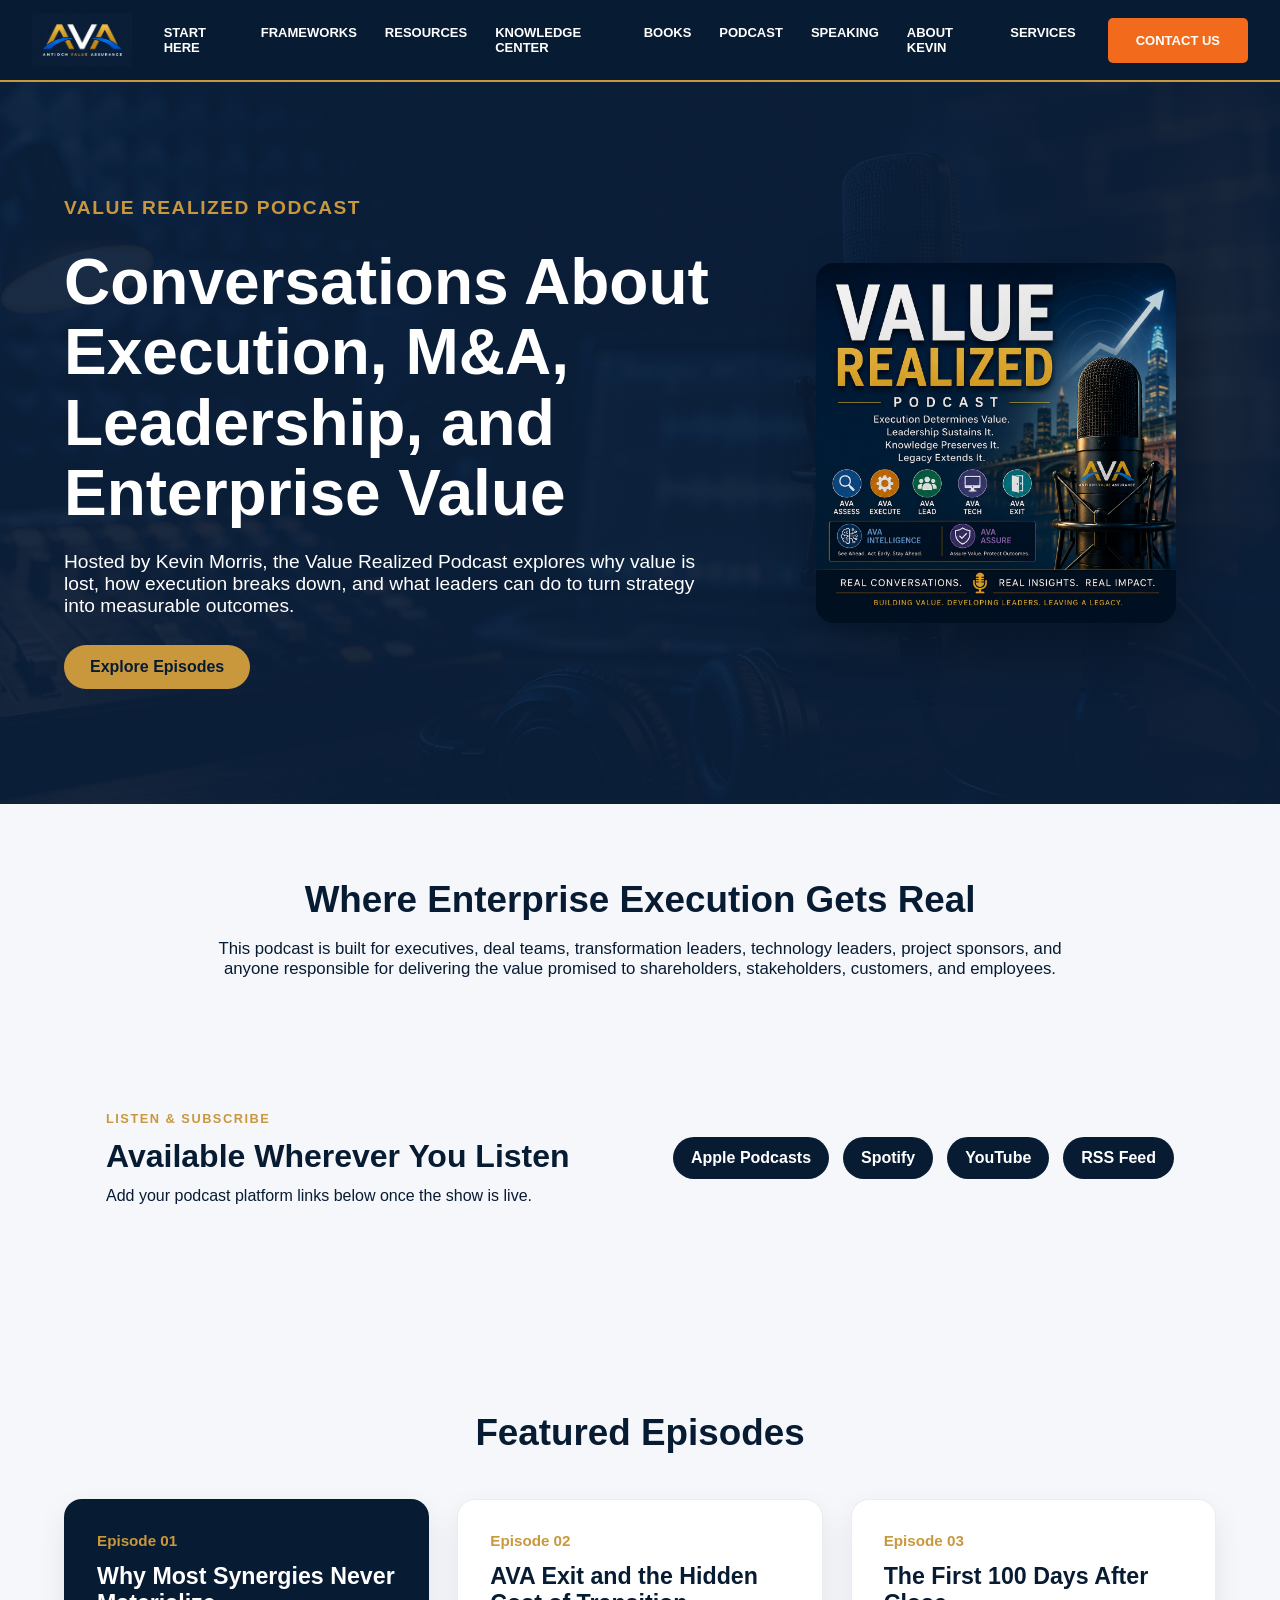
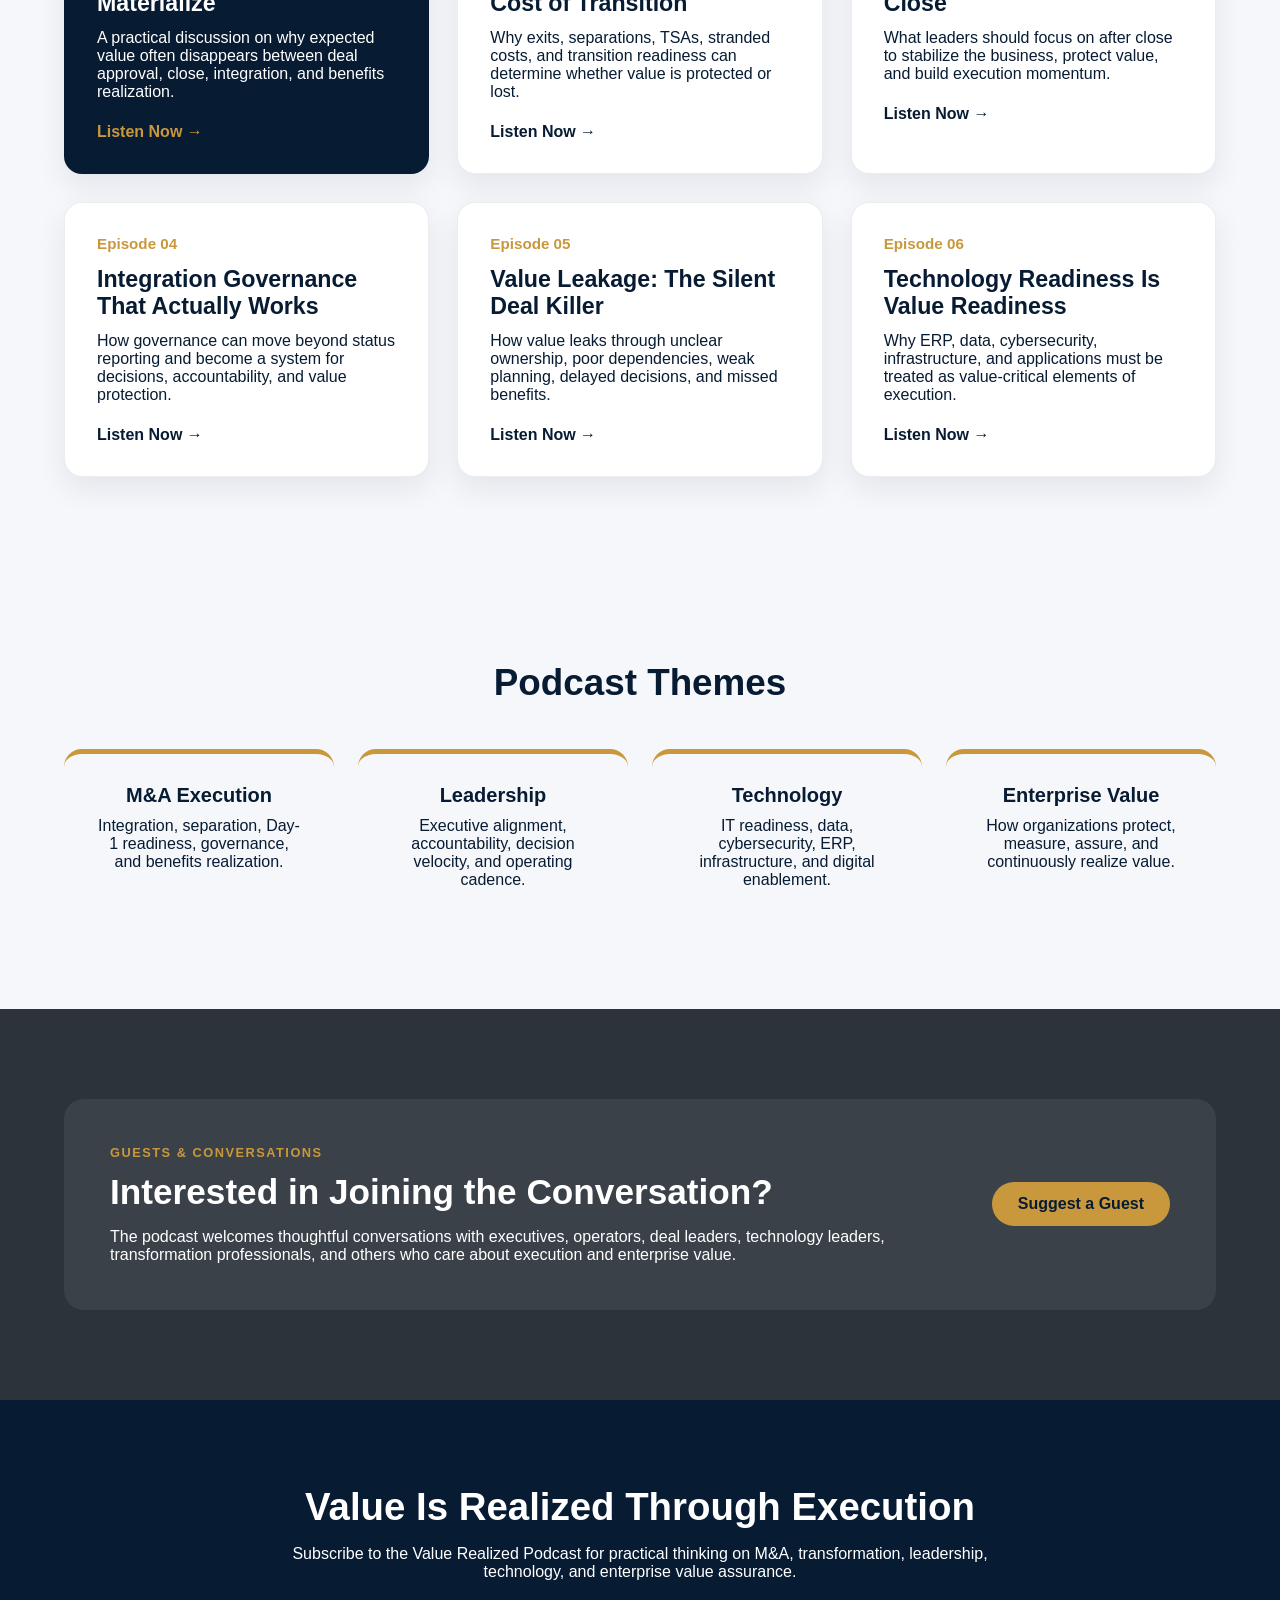
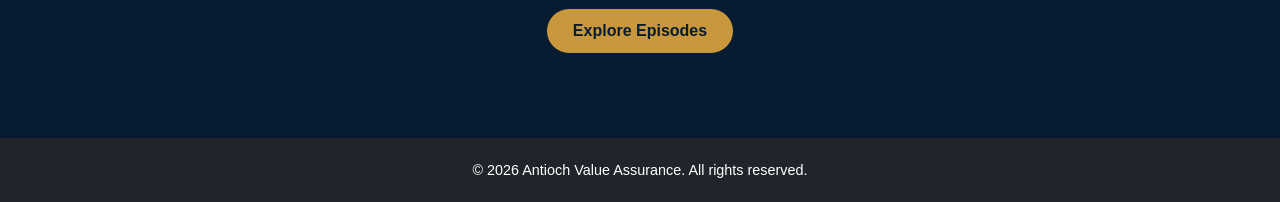
<file: podcast.html>
<!DOCTYPE html>
<html lang="en">
<head>
  <!-- Favicon -->
<link rel="icon" href="favicon.ico" sizes="any">
<link rel="icon" type="image/png" sizes="32x32" href="favicon-32x32.png">
<link rel="icon" type="image/png" sizes="16x16" href="favicon-16x16.png">
<link rel="apple-touch-icon" href="apple-touch-icon.png">
  <meta charset="UTF-8" />
  <meta name="viewport" content="width=device-width, initial-scale=1.0" />
  <title>Podcast | Antioch Value Assurance</title>
  <link rel="stylesheet" href="podcast.css" />
</head>

<body>

<!-- ===== HEADER SECTION START ===== -->
<header class="site-header">
  <div class="logo">
    <a href="index.html">
    <img src="images/ava-logo.PNG" 
         alt="Antioch Value Assurance">
   </a>
  </div>

  <nav>
    <a href="start-here.html">Start Here</a>
    <a href="frameworks.html">Frameworks</a>
    <a href="resources.html">Resources</a>
    <a href="knowledge-center.html">Knowledge Center</a>    
    <a href="books.html">Books</a>
    <a href="podcast.html" class="active">Podcast</a>
    <a href="speaking.html">Speaking</a>
    <a href="about-kevin.html">About Kevin</a>
    <a href="services.html">Services</a>



  </nav>

  <a class="contact-btn" href="contact.html">Contact Us</a>
</header>
<!--  ===== HEADER SECTION END ===== -->

<section class="hero">
  <div class="container hero-grid">
    <div class="hero-content">
      <p class="eyebrow">Value Realized Podcast</p>
      <h1>Conversations About Execution, M&A, Leadership, and Enterprise Value</h1>
      <p>
        Hosted by Kevin Morris, the Value Realized Podcast explores why value is lost,
        how execution breaks down, and what leaders can do to turn strategy into measurable outcomes.
      </p>
      <a href="#episodes" class="btn">Explore Episodes</a>
    </div>

      <div class="podcast-art">
        <img
            src="images/value-realized-podcast.jpg"
            alt="Value Realized Podcast Cover"
            class="podcast-cover">
      </div>
  </div>
</section>

<section class="intro">
  <div class="container">
    <h2>Where Enterprise Execution Gets Real</h2>
    <p>
      This podcast is built for executives, deal teams, transformation leaders,
      technology leaders, project sponsors, and anyone responsible for delivering
      the value promised to shareholders, stakeholders, customers, and employees.
    </p>
  </div>
</section>

<section class="listen">
  <div class="container listen-box">
    <div>
      <p class="eyebrow">Listen & Subscribe</p>
      <h2>Available Wherever You Listen</h2>
      <p>
        Add your podcast platform links below once the show is live.
      </p>
    </div>

    <div class="platform-links">
      <a href="#">Apple Podcasts</a>
      <a href="#">Spotify</a>
      <a href="#">YouTube</a>
      <a href="#">RSS Feed</a>
    </div>
  </div>
</section>

<section class="episodes" id="episodes">
  <div class="container">
    <h2>Featured Episodes</h2>

    <div class="episode-grid">

      <article class="episode-card featured">
        <div class="episode-number">Episode 01</div>
        <h3>Why Most Synergies Never Materialize</h3>
        <p>
          A practical discussion on why expected value often disappears between
          deal approval, close, integration, and benefits realization.
        </p>
        <a href="#">Listen Now →</a>
      </article>

      <article class="episode-card">
        <div class="episode-number">Episode 02</div>
        <h3>AVA Exit and the Hidden Cost of Transition</h3>
        <p>
          Why exits, separations, TSAs, stranded costs, and transition readiness
          can determine whether value is protected or lost.
        </p>
        <a href="#">Listen Now →</a>
      </article>

      <article class="episode-card">
        <div class="episode-number">Episode 03</div>
        <h3>The First 100 Days After Close</h3>
        <p>
          What leaders should focus on after close to stabilize the business,
          protect value, and build execution momentum.
        </p>
        <a href="#">Listen Now →</a>
      </article>

      <article class="episode-card">
        <div class="episode-number">Episode 04</div>
        <h3>Integration Governance That Actually Works</h3>
        <p>
          How governance can move beyond status reporting and become a system
          for decisions, accountability, and value protection.
        </p>
        <a href="#">Listen Now →</a>
      </article>

      <article class="episode-card">
        <div class="episode-number">Episode 05</div>
        <h3>Value Leakage: The Silent Deal Killer</h3>
        <p>
          How value leaks through unclear ownership, poor dependencies,
          weak planning, delayed decisions, and missed benefits.
        </p>
        <a href="#">Listen Now →</a>
      </article>

      <article class="episode-card">
        <div class="episode-number">Episode 06</div>
        <h3>Technology Readiness Is Value Readiness</h3>
        <p>
          Why ERP, data, cybersecurity, infrastructure, and applications must be
          treated as value-critical elements of execution.
        </p>
        <a href="#">Listen Now →</a>
      </article>

    </div>
  </div>
</section>

<section class="themes">
  <div class="container">
    <h2>Podcast Themes</h2>

    <div class="theme-grid">
      <div>
        <span>M&A Execution</span>
        <p>Integration, separation, Day-1 readiness, governance, and benefits realization.</p>
      </div>

      <div>
        <span>Leadership</span>
        <p>Executive alignment, accountability, decision velocity, and operating cadence.</p>
      </div>

      <div>
        <span>Technology</span>
        <p>IT readiness, data, cybersecurity, ERP, infrastructure, and digital enablement.</p>
      </div>

      <div>
        <span>Enterprise Value</span>
        <p>How organizations protect, measure, assure, and continuously realize value.</p>
      </div>
    </div>
  </div>
</section>

<section class="guest-section">
  <div class="container guest-box">
    <div>
      <p class="eyebrow">Guests & Conversations</p>
      <h2>Interested in Joining the Conversation?</h2>
      <p>
        The podcast welcomes thoughtful conversations with executives, operators,
        deal leaders, technology leaders, transformation professionals, and others
        who care about execution and enterprise value.
      </p>
    </div>

    <a href="contact.html" class="btn">Suggest a Guest</a>
  </div>
</section>

<section class="cta">
  <div class="container">
    <h2>Value Is Realized Through Execution</h2>
    <p>
      Subscribe to the Value Realized Podcast for practical thinking on M&A,
      transformation, leadership, technology, and enterprise value assurance.
    </p>
    <a href="#episodes" class="btn">Explore Episodes</a>
  </div>
</section>

<footer class="site-footer">
  <div class="container">
    <p>&copy; 2026 Antioch Value Assurance. All rights reserved.</p>
  </div>
</footer>

</body>
</html>
</file>
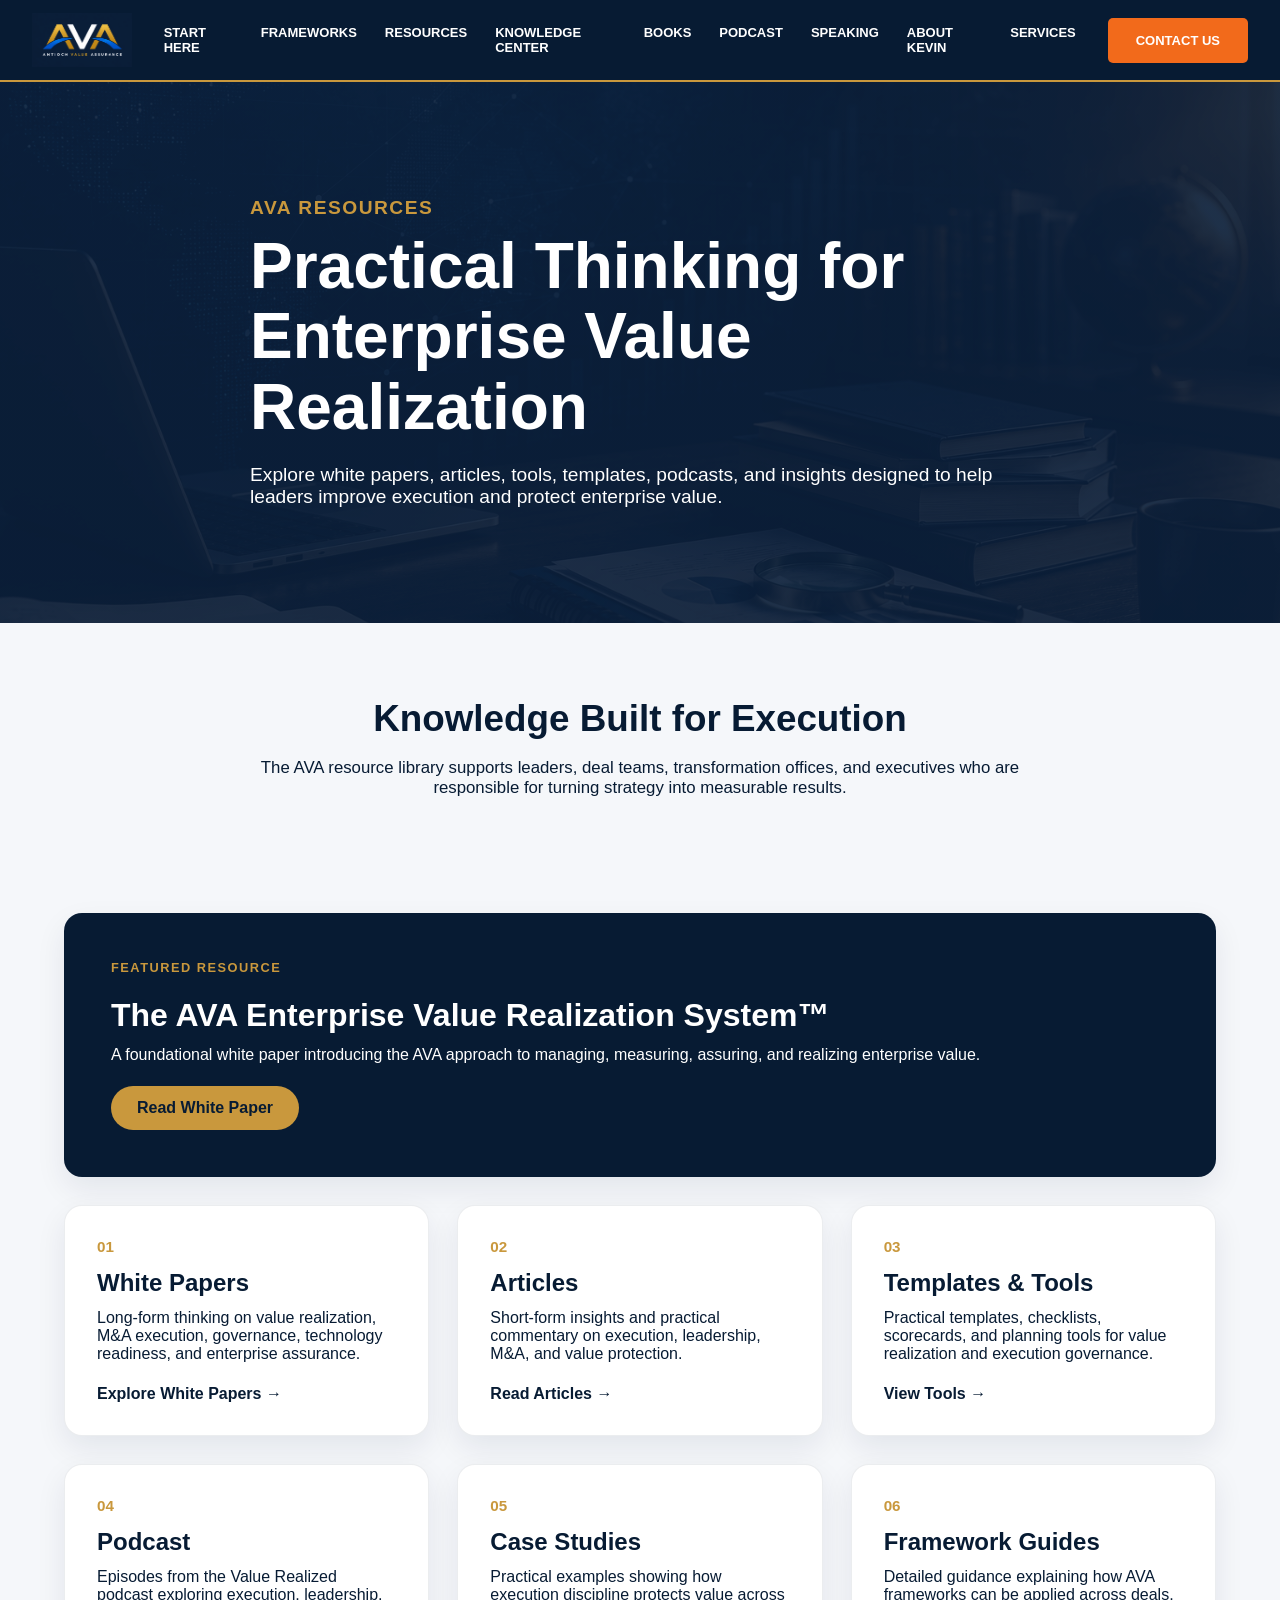
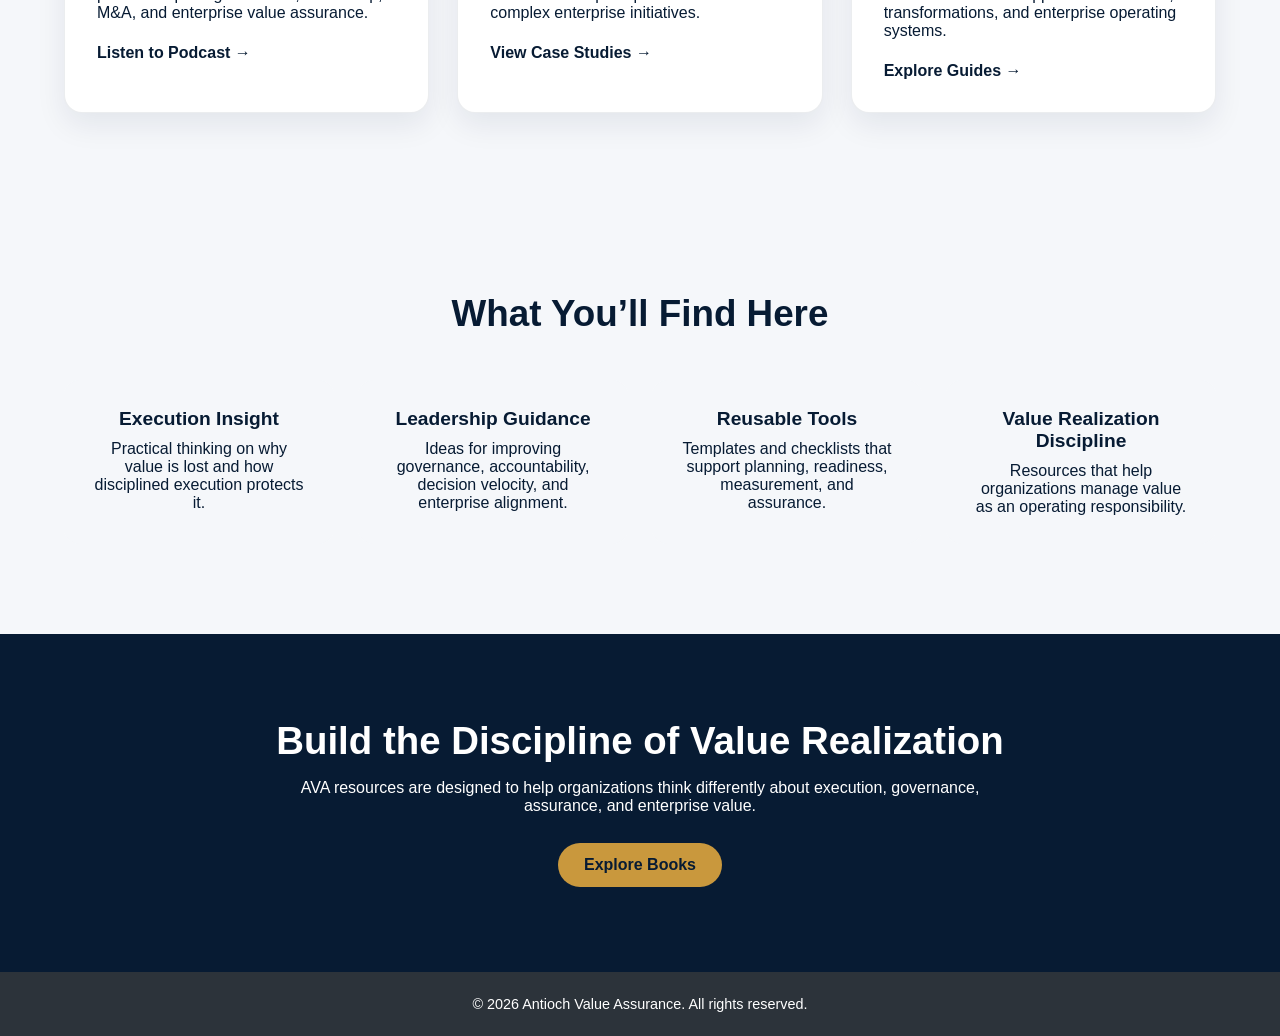
<file: resources.html>
<!DOCTYPE html>
<html lang="en">
<head>
  <!-- Favicon -->
<link rel="icon" href="favicon.ico" sizes="any">
<link rel="icon" type="image/png" sizes="32x32" href="favicon-32x32.png">
<link rel="icon" type="image/png" sizes="16x16" href="favicon-16x16.png">
<link rel="apple-touch-icon" href="apple-touch-icon.png">
  <meta charset="UTF-8" />
  <meta name="viewport" content="width=device-width, initial-scale=1.0" />
  <title>Resources | Antioch Value Assurance</title>
  <link rel="stylesheet" href="resources.css" />
</head>

<body>

<!-- ===== HEADER SECTION START ===== -->
<header class="site-header">
  <div class="logo">
    <a href="index.html">
    <img src="images/ava-logo.PNG" 
         alt="Antioch Value Assurance">
   </a>
  </div>

  <nav>
    <a href="start-here.html">Start Here</a>
    <a href="frameworks.html">Frameworks</a>
    <a href="resources.html"  class="active">Resources</a>
    <a href="knowledge-center.html">Knowledge Center</a>    
    <a href="books.html">Books</a>
    <a href="podcast.html">Podcast</a>
    <a href="speaking.html">Speaking</a>
    <a href="about-kevin.html">About Kevin</a>
    <a href="services.html">Services</a>



  </nav>

  <a class="contact-btn" href="contact.html">Contact Us</a>
</header>
<!--  ===== HEADER SECTION END ===== -->

<section class="hero">
  <div class="container hero-content">
    <p class="eyebrow">AVA Resources</p>
    <h1>Practical Thinking for Enterprise Value Realization</h1>
    <p>
      Explore white papers, articles, tools, templates, podcasts, and insights
      designed to help leaders improve execution and protect enterprise value.
    </p>
  </div>
</section>

<section class="intro">
  <div class="container">
    <h2>Knowledge Built for Execution</h2>
    <p>
      The AVA resource library supports leaders, deal teams, transformation offices,
      and executives who are responsible for turning strategy into measurable results.
    </p>
  </div>
</section>

<section class="resources-section">
  <div class="container resources-grid">

    <article class="resource-card featured">
      <p class="resource-label">Featured Resource</p>
      <h3>The AVA Enterprise Value Realization System™</h3>
      <p>
        A foundational white paper introducing the AVA approach to managing,
        measuring, assuring, and realizing enterprise value.
      </p>
      <a href="ava-enterprise-value-realization-system-white-paper.html" class="btn">Read White Paper</a>
    </article>

    <article class="resource-card">
      <div class="resource-icon">01</div>
      <h3>White Papers</h3>
      <p>
        Long-form thinking on value realization, M&A execution, governance,
        technology readiness, and enterprise assurance.
      </p>
      <a href="white-papers.html">Explore White Papers →</a>
    </article>

    <article class="resource-card">
      <div class="resource-icon">02</div>
      <h3>Articles</h3>
      <p>
        Short-form insights and practical commentary on execution, leadership,
        M&A, and value protection.
      </p>
      <a href="articles.html">Read Articles →</a>
    </article>

    <article class="resource-card">
      <div class="resource-icon">03</div>
      <h3>Templates & Tools</h3>
      <p>
        Practical templates, checklists, scorecards, and planning tools for
        value realization and execution governance.
      </p>
      <a href="tools.html">View Tools →</a>
    </article>

    <article class="resource-card">
      <div class="resource-icon">04</div>
      <h3>Podcast</h3>
      <p>
        Episodes from the Value Realized podcast exploring execution,
        leadership, M&A, and enterprise value assurance.
      </p>
      <a href="podcast.html">Listen to Podcast →</a>
    </article>

    <article class="resource-card">
      <div class="resource-icon">05</div>
      <h3>Case Studies</h3>
      <p>
        Practical examples showing how execution discipline protects value
        across complex enterprise initiatives.
      </p>
      <a href="case-studies.html">View Case Studies →</a>
    </article>

    <article class="resource-card">
      <div class="resource-icon">06</div>
      <h3>Framework Guides</h3>
      <p>
        Detailed guidance explaining how AVA frameworks can be applied across
        deals, transformations, and enterprise operating systems.
      </p>
      <a href="framework-guides.html">Explore Guides →</a>
    </article>

  </div>
</section>

<section class="knowledge-center">
  <div class="container">
    <h2>What You’ll Find Here</h2>

    <div class="knowledge-grid">
      <div>
        <span>Execution Insight</span>
        <p>Practical thinking on why value is lost and how disciplined execution protects it.</p>
      </div>

      <div>
        <span>Leadership Guidance</span>
        <p>Ideas for improving governance, accountability, decision velocity, and enterprise alignment.</p>
      </div>

      <div>
        <span>Reusable Tools</span>
        <p>Templates and checklists that support planning, readiness, measurement, and assurance.</p>
      </div>

      <div>
        <span>Value Realization Discipline</span>
        <p>Resources that help organizations manage value as an operating responsibility.</p>
      </div>
    </div>
  </div>
</section>

<section class="cta">
  <div class="container">
    <h2>Build the Discipline of Value Realization</h2>
    <p>
      AVA resources are designed to help organizations think differently about
      execution, governance, assurance, and enterprise value.
    </p>
    <a href="books.html" class="btn">Explore Books</a>
  </div>
</section>

<footer class="site-footer">
  <div class="container">
    <p>&copy; 2026 Antioch Value Assurance. All rights reserved.</p>
  </div>
</footer>

</body>
</html>
</file>
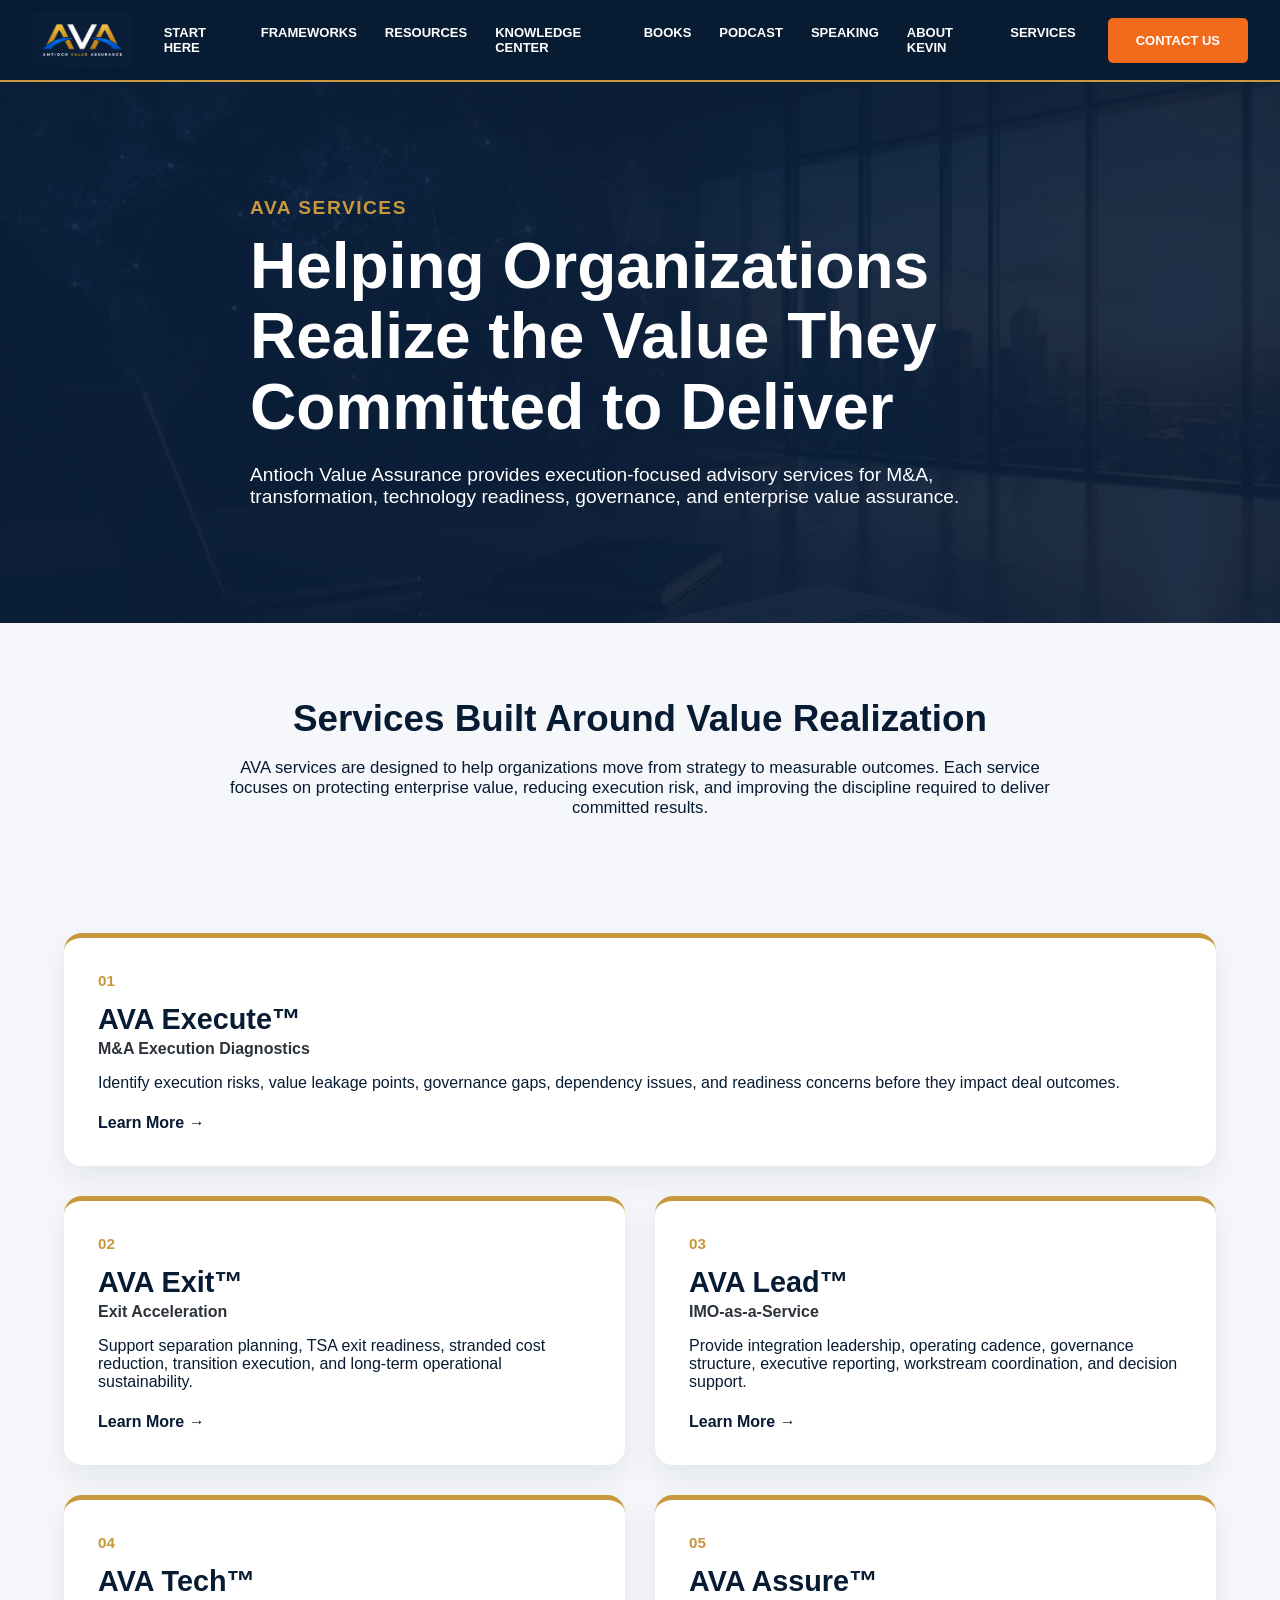
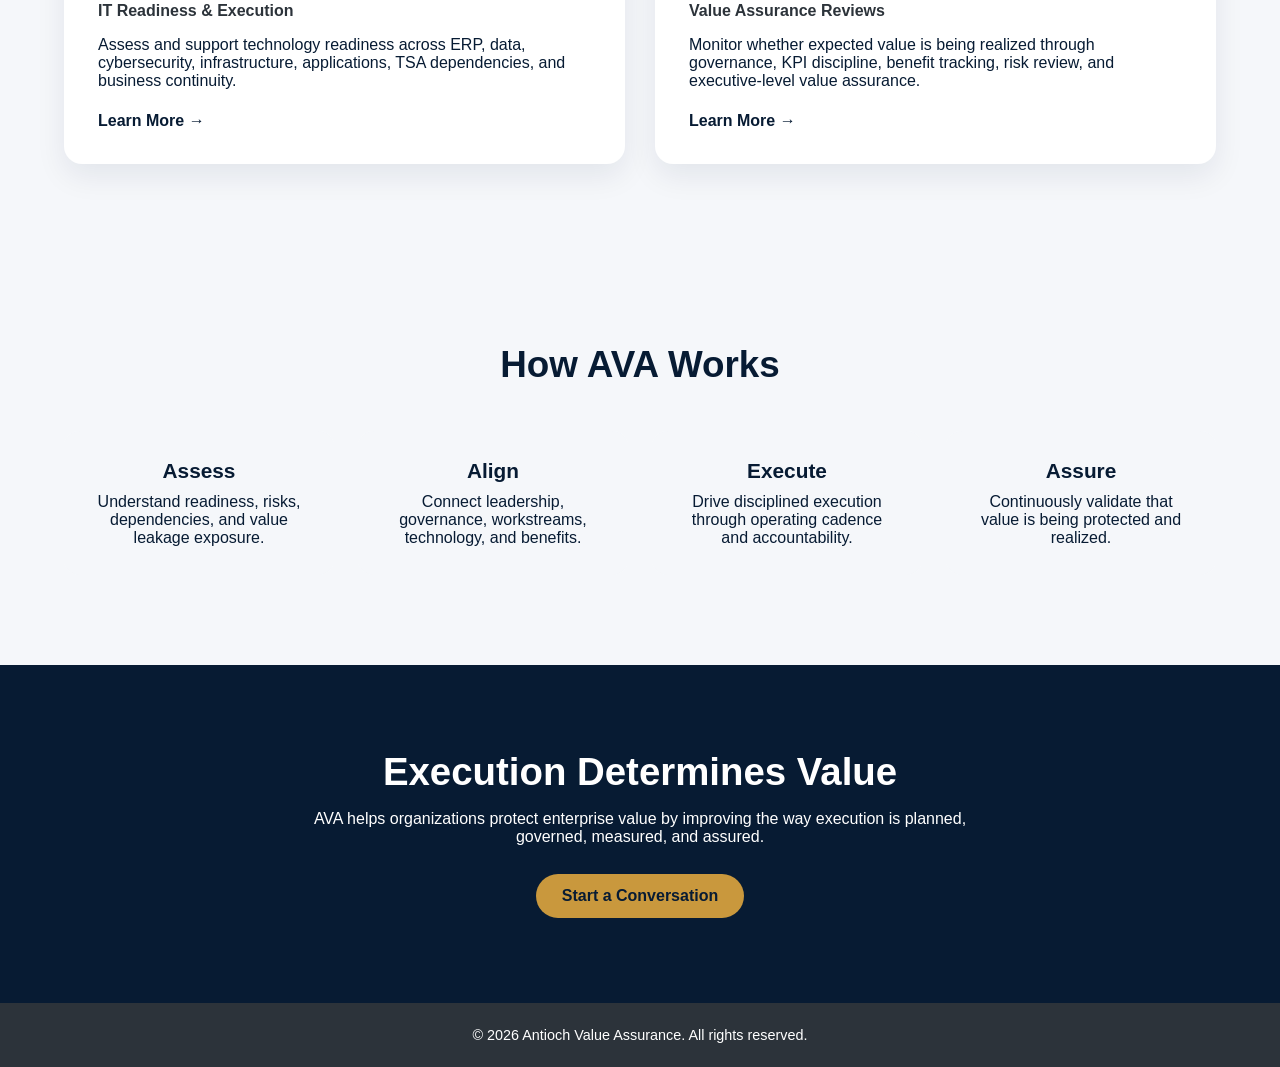
<file: services.html>
<!DOCTYPE html>
<html lang="en">
<head>
  <!-- Favicon -->
<link rel="icon" href="favicon.ico" sizes="any">
<link rel="icon" type="image/png" sizes="32x32" href="favicon-32x32.png">
<link rel="icon" type="image/png" sizes="16x16" href="favicon-16x16.png">
<link rel="apple-touch-icon" href="apple-touch-icon.png">
  <meta charset="UTF-8" />
  <meta name="viewport" content="width=device-width, initial-scale=1.0" />
  <title>Services | Antioch Value Assurance</title>
  <link rel="stylesheet" href="services.css" />
</head>

<body>

<!-- ===== HEADER SECTION START ===== -->
<header class="site-header">
  <div class="logo">
    <a href="index.html">
    <img src="images/ava-logo.PNG" 
         alt="Antioch Value Assurance">
   </a>
  </div>

  <nav>
    <a href="start-here.html">Start Here</a>
    <a href="frameworks.html">Frameworks</a>
    <a href="resources.html">Resources</a>
    <a href="knowledge-center.html">Knowledge Center</a>    
    <a href="books.html">Books</a>
    <a href="podcast.html">Podcast</a>
    <a href="speaking.html">Speaking</a>
    <a href="about-kevin.html">About Kevin</a>
    <a href="services.html" class="active">Services</a>



  </nav>

  <a class="contact-btn" href="contact.html">Contact Us</a>
</header>
<!--  ===== HEADER SECTION END ===== -->

<section class="hero">
  <div class="container hero-content">
    <p class="eyebrow">AVA Services</p>
    <h1>Helping Organizations Realize the Value They Committed to Deliver</h1>
    <p>
      Antioch Value Assurance provides execution-focused advisory services for
      M&A, transformation, technology readiness, governance, and enterprise value assurance.
    </p>
  </div>
</section>

<section class="intro">
  <div class="container">
    <h2>Services Built Around Value Realization</h2>
    <p>
      AVA services are designed to help organizations move from strategy to measurable outcomes.
      Each service focuses on protecting enterprise value, reducing execution risk, and improving
      the discipline required to deliver committed results.
    </p>
  </div>
</section>

<section class="services-section">
  <div class="container services-grid">

    <article class="service-card featured">
      <div class="service-number">01</div>
      <h3>AVA Execute™</h3>
      <h4>M&A Execution Diagnostics</h4>
      <p>
        Identify execution risks, value leakage points, governance gaps, dependency issues,
        and readiness concerns before they impact deal outcomes.
      </p>
      <a href="ava-execute-service.html">Learn More →</a>
    </article>

    <article class="service-card">
      <div class="service-number">02</div>
      <h3>AVA Exit™</h3>
      <h4>Exit Acceleration</h4>
      <p>
        Support separation planning, TSA exit readiness, stranded cost reduction, transition
        execution, and long-term operational sustainability.
      </p>
      <a href="ava-exit-service.html">Learn More →</a>
    </article>

    <article class="service-card">
      <div class="service-number">03</div>
      <h3>AVA Lead™</h3>
      <h4>IMO-as-a-Service</h4>
      <p>
        Provide integration leadership, operating cadence, governance structure, executive
        reporting, workstream coordination, and decision support.
      </p>
      <a href="ava-lead-service.html">Learn More →</a>
    </article>

    <article class="service-card">
      <div class="service-number">04</div>
      <h3>AVA Tech™</h3>
      <h4>IT Readiness & Execution</h4>
      <p>
        Assess and support technology readiness across ERP, data, cybersecurity, infrastructure,
        applications, TSA dependencies, and business continuity.
      </p>
      <a href="ava-tech-service.html">Learn More →</a>
    </article>

    <article class="service-card">
      <div class="service-number">05</div>
      <h3>AVA Assure™</h3>
      <h4>Value Assurance Reviews</h4>
      <p>
        Monitor whether expected value is being realized through governance, KPI discipline,
        benefit tracking, risk review, and executive-level value assurance.
      </p>
      <a href="ava-assure-service.html">Learn More →</a>
    </article>

  </div>
</section>

<section class="approach">
  <div class="container">
    <h2>How AVA Works</h2>

    <div class="approach-grid">
      <div>
        <span>Assess</span>
        <p>Understand readiness, risks, dependencies, and value leakage exposure.</p>
      </div>

      <div>
        <span>Align</span>
        <p>Connect leadership, governance, workstreams, technology, and benefits.</p>
      </div>

      <div>
        <span>Execute</span>
        <p>Drive disciplined execution through operating cadence and accountability.</p>
      </div>

      <div>
        <span>Assure</span>
        <p>Continuously validate that value is being protected and realized.</p>
      </div>
    </div>
  </div>
</section>

<section class="cta">
  <div class="container">
    <h2>Execution Determines Value</h2>
    <p>
      AVA helps organizations protect enterprise value by improving the way execution is planned,
      governed, measured, and assured.
    </p>
    <a href="contact.html" class="btn">Start a Conversation</a>
  </div>
</section>

<footer class="site-footer">
  <div class="container">
    <p>&copy; 2026 Antioch Value Assurance. All rights reserved.</p>
  </div>
</footer>

</body>
</html>
</file>
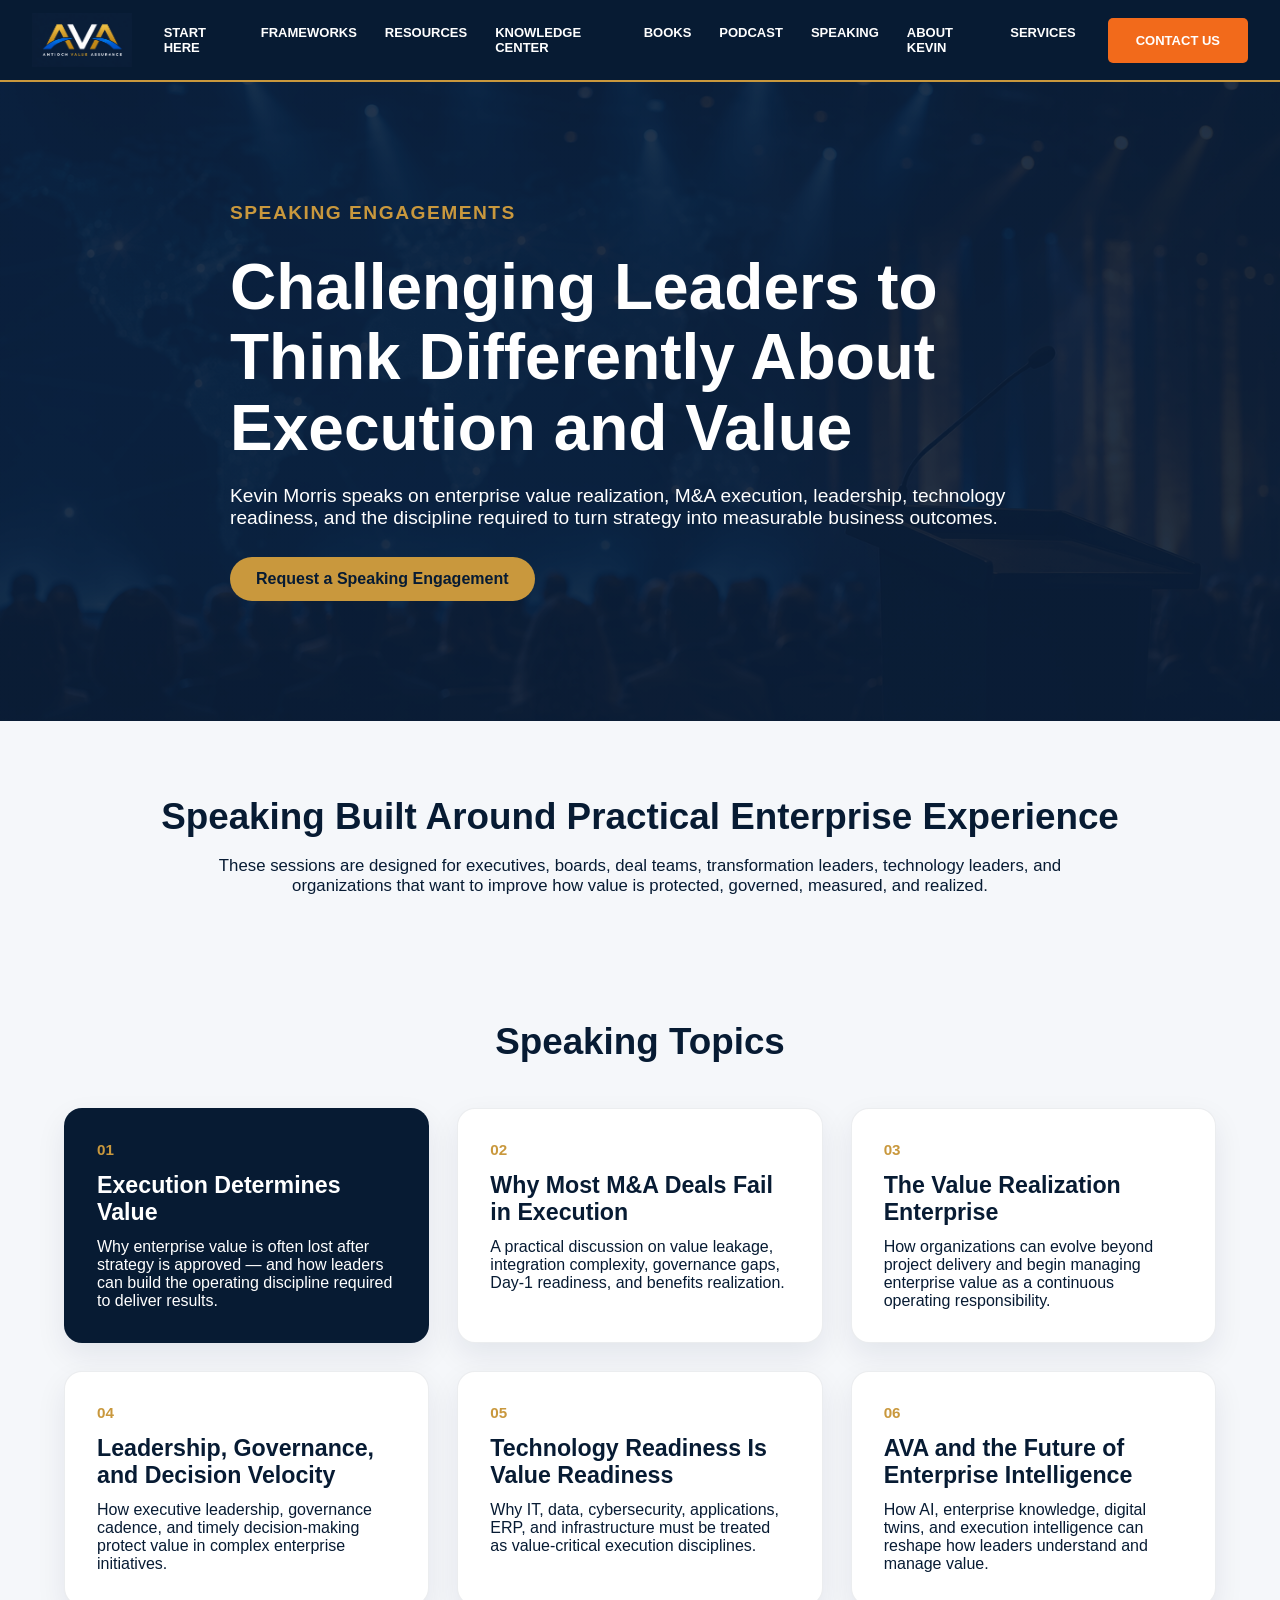
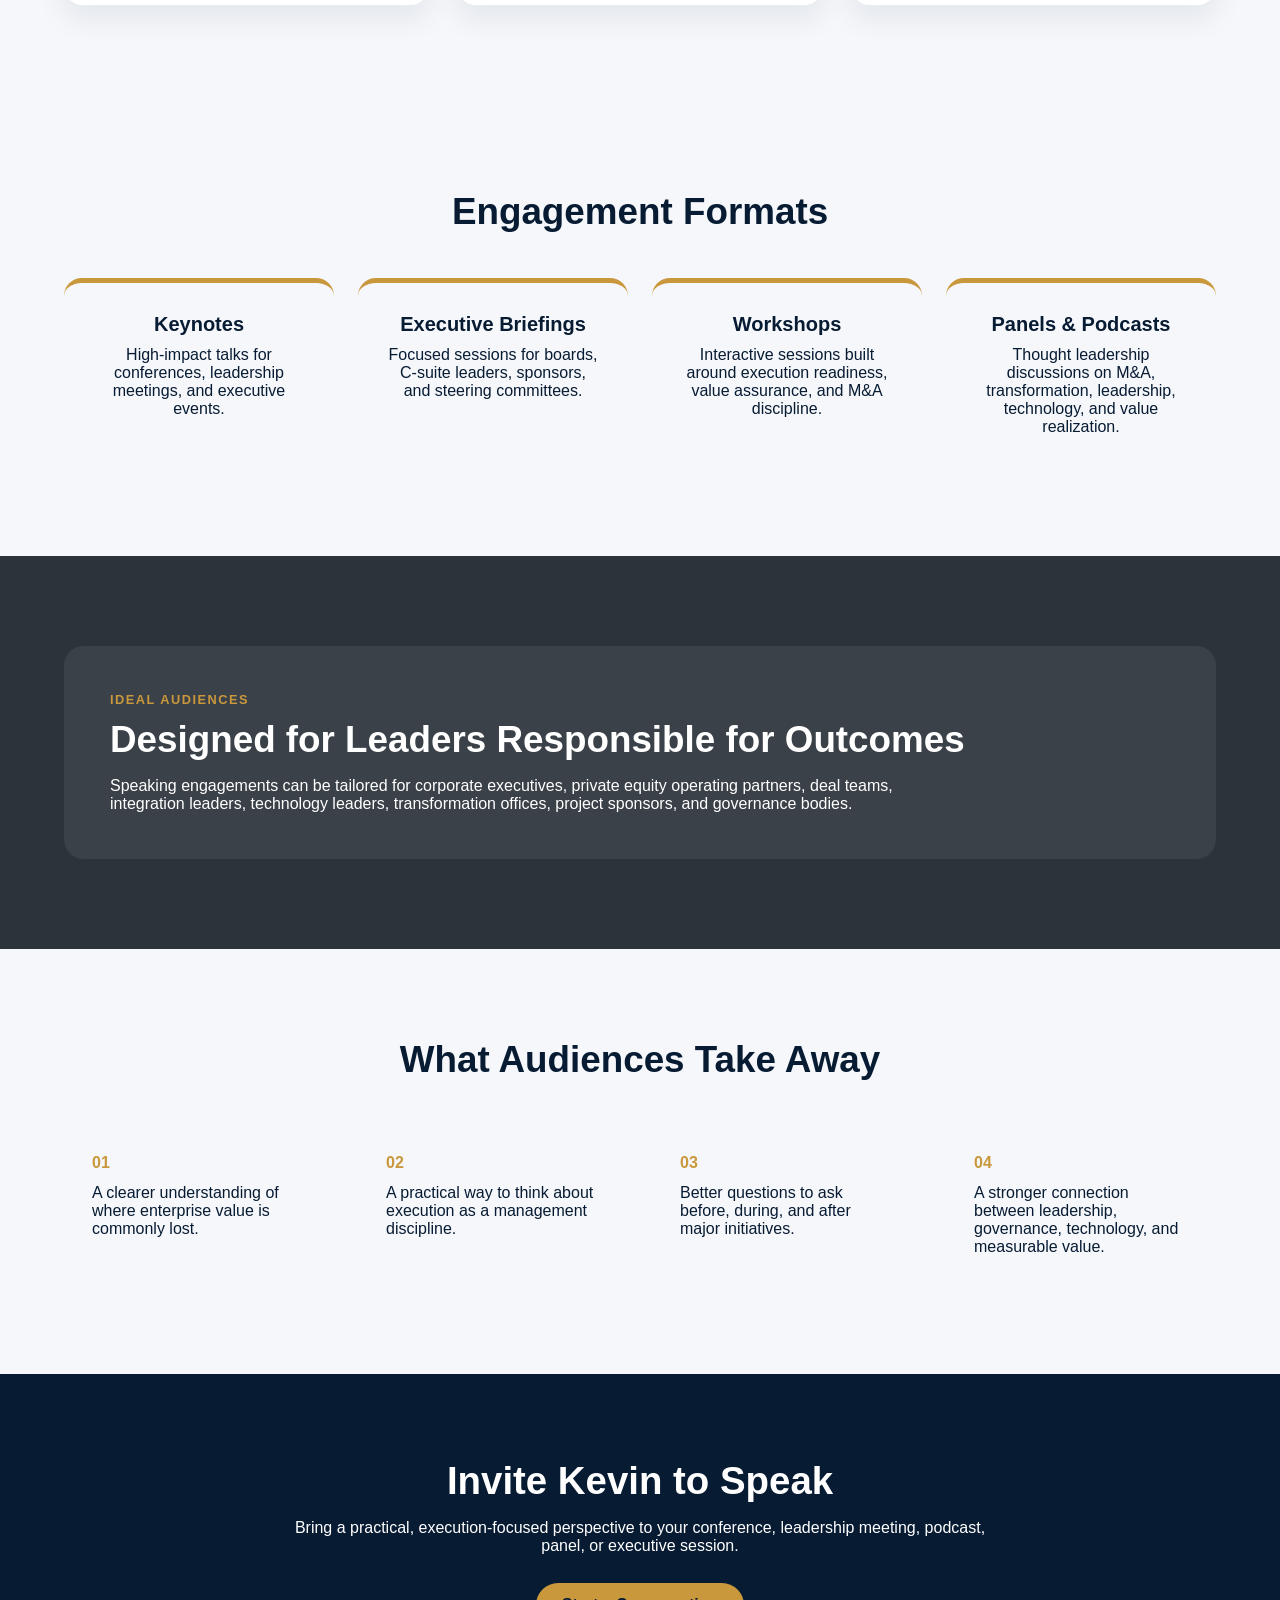
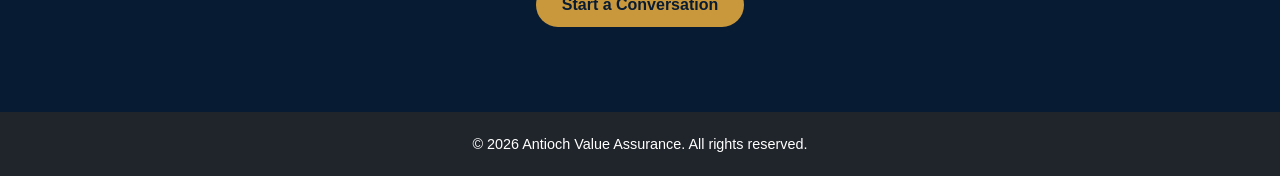
<file: speaking.html>
<!DOCTYPE html>
<html lang="en">
<head>
  <!-- Favicon -->
<link rel="icon" href="favicon.ico" sizes="any">
<link rel="icon" type="image/png" sizes="32x32" href="favicon-32x32.png">
<link rel="icon" type="image/png" sizes="16x16" href="favicon-16x16.png">
<link rel="apple-touch-icon" href="apple-touch-icon.png">
  <meta charset="UTF-8" />
  <meta name="viewport" content="width=device-width, initial-scale=1.0" />
  <title>Speaking Engagements | Antioch Value Assurance</title>
  <link rel="stylesheet" href="speaking.css" />
</head>

<body>

<!-- ===== HEADER SECTION START ===== -->
<header class="site-header">
  <div class="logo">
    <a href="index.html">
    <img src="images/ava-logo.PNG" 
         alt="Antioch Value Assurance">
   </a>
  </div>

  <nav>
    <a href="start-here.html">Start Here</a>
    <a href="frameworks.html" class="active">Frameworks</a>
    <a href="resources.html">Resources</a>
    <a href="knowledge-center.html">Knowledge Center</a>    
    <a href="books.html">Books</a>
    <a href="podcast.html">Podcast</a>
    <a href="speaking.html">Speaking</a>
    <a href="about-kevin.html">About Kevin</a>
    <a href="services.html">Services</a>



  </nav>

  <a class="contact-btn" href="contact.html">Contact Us</a>
</header>
<!--  ===== HEADER SECTION END ===== -->

<section class="hero">
  <div class="container hero-content">
    <p class="eyebrow">Speaking Engagements</p>
    <h1>Challenging Leaders to Think Differently About Execution and Value</h1>
    <p>
      Kevin Morris speaks on enterprise value realization, M&A execution,
      leadership, technology readiness, and the discipline required to turn
      strategy into measurable business outcomes.
    </p>
    <a href="contact.html" class="btn">Request a Speaking Engagement</a>
  </div>
</section>

<section class="intro">
  <div class="container">
    <h2>Speaking Built Around Practical Enterprise Experience</h2>
    <p>
      These sessions are designed for executives, boards, deal teams, transformation
      leaders, technology leaders, and organizations that want to improve how value
      is protected, governed, measured, and realized.
    </p>
  </div>
</section>

<section class="topics-section">
  <div class="container">
    <h2>Speaking Topics</h2>

    <div class="topics-grid">

      <article class="topic-card featured">
        <div class="topic-number">01</div>
        <h3>Execution Determines Value</h3>
        <p>
          Why enterprise value is often lost after strategy is approved — and how
          leaders can build the operating discipline required to deliver results.
        </p>
      </article>

      <article class="topic-card">
        <div class="topic-number">02</div>
        <h3>Why Most M&A Deals Fail in Execution</h3>
        <p>
          A practical discussion on value leakage, integration complexity,
          governance gaps, Day-1 readiness, and benefits realization.
        </p>
      </article>

      <article class="topic-card">
        <div class="topic-number">03</div>
        <h3>The Value Realization Enterprise</h3>
        <p>
          How organizations can evolve beyond project delivery and begin managing
          enterprise value as a continuous operating responsibility.
        </p>
      </article>

      <article class="topic-card">
        <div class="topic-number">04</div>
        <h3>Leadership, Governance, and Decision Velocity</h3>
        <p>
          How executive leadership, governance cadence, and timely decision-making
          protect value in complex enterprise initiatives.
        </p>
      </article>

      <article class="topic-card">
        <div class="topic-number">05</div>
        <h3>Technology Readiness Is Value Readiness</h3>
        <p>
          Why IT, data, cybersecurity, applications, ERP, and infrastructure must be
          treated as value-critical execution disciplines.
        </p>
      </article>

      <article class="topic-card">
        <div class="topic-number">06</div>
        <h3>AVA and the Future of Enterprise Intelligence</h3>
        <p>
          How AI, enterprise knowledge, digital twins, and execution intelligence
          can reshape how leaders understand and manage value.
        </p>
      </article>

    </div>
  </div>
</section>

<section class="formats">
  <div class="container">
    <h2>Engagement Formats</h2>

    <div class="formats-grid">
      <div>
        <span>Keynotes</span>
        <p>High-impact talks for conferences, leadership meetings, and executive events.</p>
      </div>

      <div>
        <span>Executive Briefings</span>
        <p>Focused sessions for boards, C-suite leaders, sponsors, and steering committees.</p>
      </div>

      <div>
        <span>Workshops</span>
        <p>Interactive sessions built around execution readiness, value assurance, and M&A discipline.</p>
      </div>

      <div>
        <span>Panels & Podcasts</span>
        <p>Thought leadership discussions on M&A, transformation, leadership, technology, and value realization.</p>
      </div>
    </div>
  </div>
</section>

<section class="audience">
  <div class="container audience-box">
    <div>
      <p class="eyebrow">Ideal Audiences</p>
      <h2>Designed for Leaders Responsible for Outcomes</h2>
      <p>
        Speaking engagements can be tailored for corporate executives, private equity
        operating partners, deal teams, integration leaders, technology leaders,
        transformation offices, project sponsors, and governance bodies.
      </p>
    </div>
  </div>
</section>

<section class="takeaways">
  <div class="container">
    <h2>What Audiences Take Away</h2>

    <div class="takeaway-list">
      <div>
        <span>01</span>
        <p>A clearer understanding of where enterprise value is commonly lost.</p>
      </div>

      <div>
        <span>02</span>
        <p>A practical way to think about execution as a management discipline.</p>
      </div>

      <div>
        <span>03</span>
        <p>Better questions to ask before, during, and after major initiatives.</p>
      </div>

      <div>
        <span>04</span>
        <p>A stronger connection between leadership, governance, technology, and measurable value.</p>
      </div>
    </div>
  </div>
</section>

<section class="cta">
  <div class="container">
    <h2>Invite Kevin to Speak</h2>
    <p>
      Bring a practical, execution-focused perspective to your conference,
      leadership meeting, podcast, panel, or executive session.
    </p>
    <a href="contact.html" class="btn">Start a Conversation</a>
  </div>
</section>

<footer class="site-footer">
  <div class="container">
    <p>&copy; 2026 Antioch Value Assurance. All rights reserved.</p>
  </div>
</footer>

</body>
</html>
</file>
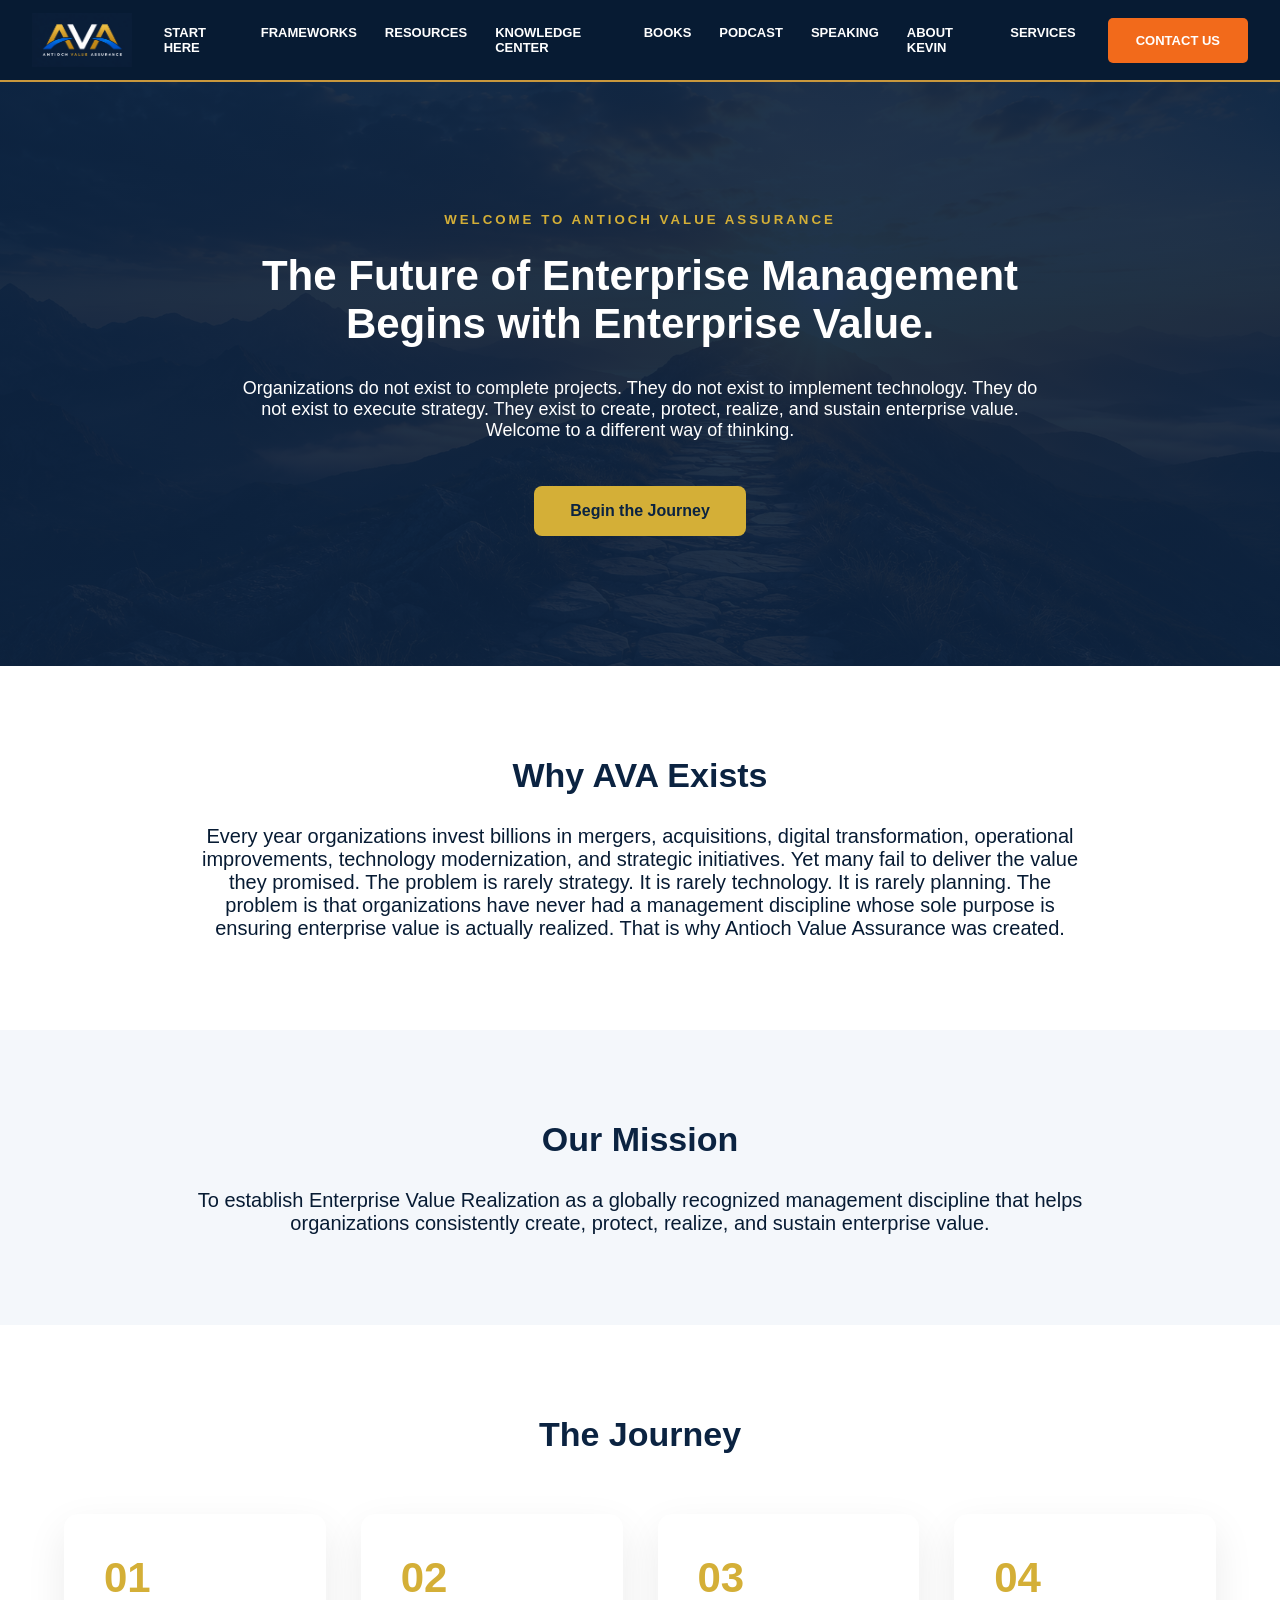
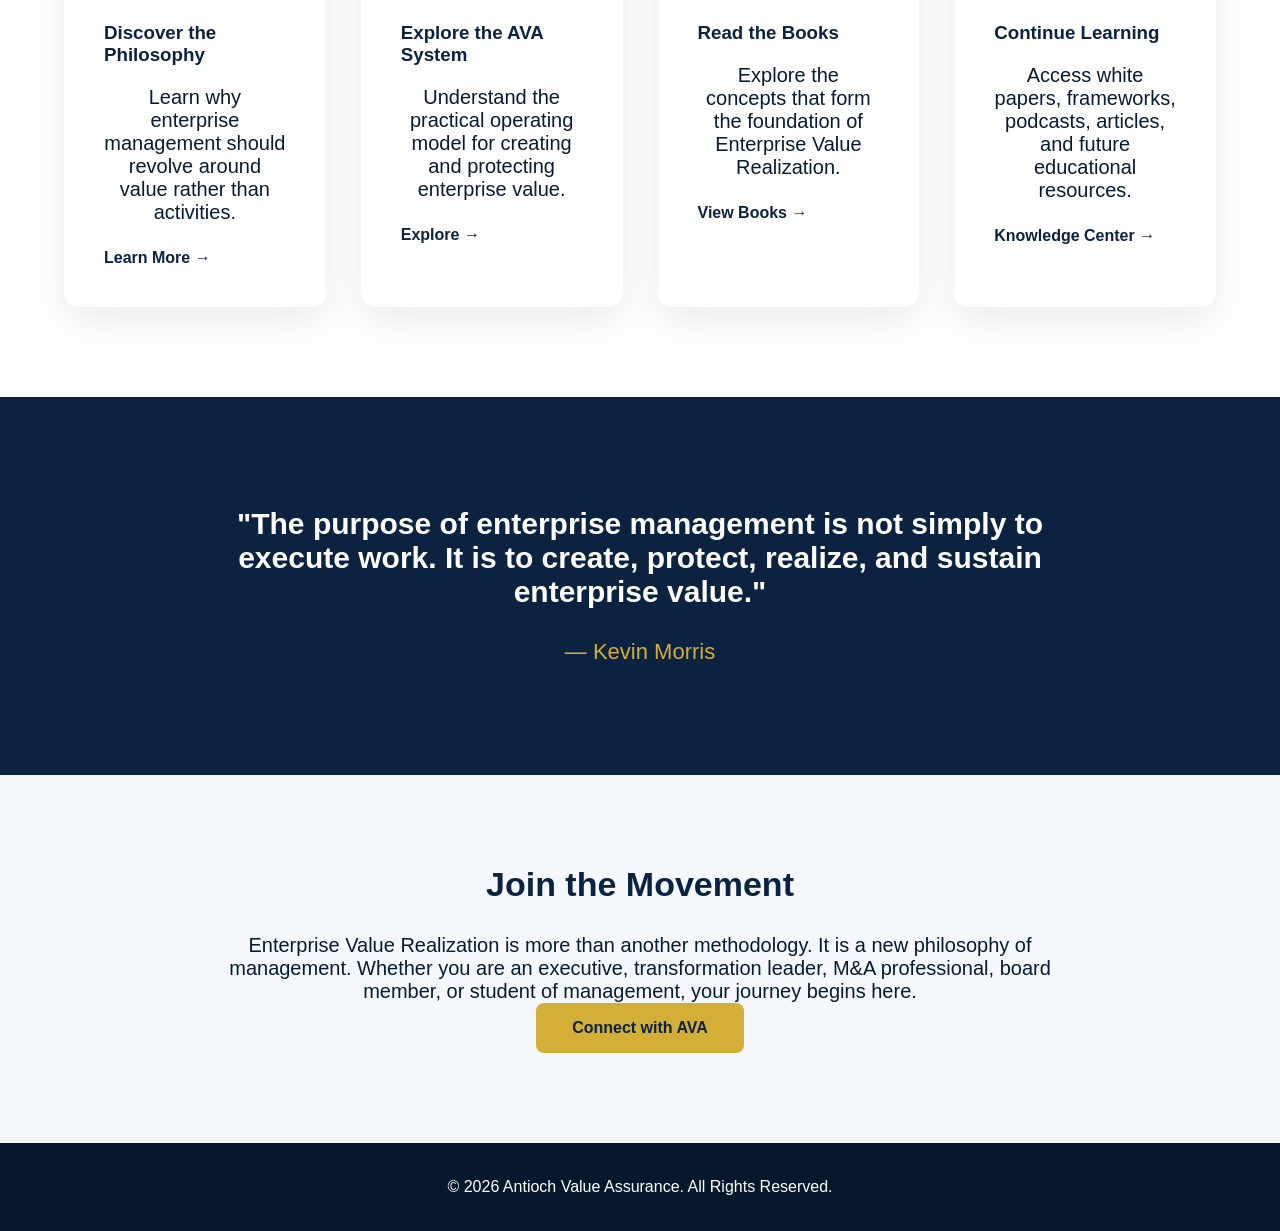
<file: start-here.html>
<!DOCTYPE html>
<html lang="en">
<head>
  <!-- Favicon -->
<link rel="icon" href="favicon.ico" sizes="any">
<link rel="icon" type="image/png" sizes="32x32" href="favicon-32x32.png">
<link rel="icon" type="image/png" sizes="16x16" href="favicon-16x16.png">
<link rel="apple-touch-icon" href="apple-touch-icon.png">

  <meta charset="UTF-8" />
  <meta name="viewport" content="width=device-width, initial-scale=1.0" />
  <title>Start Here | Antioch Value Assurance</title>
  <link rel="stylesheet" href="start-here.css" />
</head>
<body>  

<!-- ===== HEADER SECTION START ===== -->
<header class="site-header">
  <div class="logo">
    <a href="index.html">
    <img src="images/ava-logo.PNG" 
         alt="Antioch Value Assurance">
   </a>
  </div>

  <nav>
    <a href="start-here.html">Start Here</a>
    <a href="frameworks.html" class="active">Frameworks</a>
    <a href="resources.html">Resources</a>
    <a href="knowledge-center.html">Knowledge Center</a>    
    <a href="books.html">Books</a>
    <a href="podcast.html">Podcast</a>
    <a href="speaking.html">Speaking</a>
    <a href="about-kevin.html">About Kevin</a>
    <a href="services.html">Services</a>



  </nav>

  <a class="contact-btn" href="contact.html">Contact Us</a>
</header>
<!--  ===== HEADER SECTION END ===== -->



<section class="hero">

<div class="hero-content">

<h5>WELCOME TO ANTIOCH VALUE ASSURANCE</h5>

<h1>
The Future of Enterprise Management Begins with Enterprise Value.
</h1>

<p>

Organizations do not exist to complete projects.
They do not exist to implement technology.
They do not exist to execute strategy.

They exist to create, protect, realize, and sustain enterprise value.

Welcome to a different way of thinking.

</p>

<a href="#journey" class="button">
Begin the Journey
</a>

</div>

</section>

<section class="section white">

<div class="container">

<h2>Why AVA Exists</h2>

<p>

Every year organizations invest billions in mergers, acquisitions,
digital transformation, operational improvements,
technology modernization, and strategic initiatives.

Yet many fail to deliver the value they promised.

The problem is rarely strategy.

It is rarely technology.

It is rarely planning.

The problem is that organizations have never had a management discipline whose sole purpose is ensuring enterprise value is actually realized.

That is why Antioch Value Assurance was created.

</p>

</div>

</section>

<section class="section gray">

<div class="container">

<h2>Our Mission</h2>

<p>

To establish Enterprise Value Realization as a globally recognized management discipline that helps organizations consistently create, protect, realize, and sustain enterprise value.

</p>

</div>

</section>

<section class="section white" id="journey">

<div class="container">

<h2>The Journey</h2>

<div class="cards">

<div class="card">

<div class="number">01</div>

<h3>Discover the Philosophy</h3>

<p>

Learn why enterprise management should revolve around value rather than activities.

</p>

<a href="framework.html">
Learn More →
</a>

</div>

<div class="card">

<div class="number">02</div>

<h3>Explore the AVA System</h3>

<p>

Understand the practical operating model for creating and protecting enterprise value.

</p>

<a href="framework.html">
Explore →
</a>

</div>

<div class="card">

<div class="number">03</div>

<h3>Read the Books</h3>

<p>

Explore the concepts that form the foundation of Enterprise Value Realization.

</p>

<a href="books.html">
View Books →
</a>

</div>

<div class="card">

<div class="number">04</div>

<h3>Continue Learning</h3>

<p>

Access white papers, frameworks, podcasts, articles, and future educational resources.

</p>

<a href="knowledge-center.html">
Knowledge Center →
</a>

</div>

</div>

</div>

</section>

<section class="quote">

<div class="container">

<h2>

"The purpose of enterprise management is not simply to execute work.

It is to create, protect, realize, and sustain enterprise value."

</h2>

<p>

— Kevin Morris

</p>

</div>

</section>

<section class="section cta">

<div class="container">

<h2>

Join the Movement

</h2>

<p>

Enterprise Value Realization is more than another methodology.

It is a new philosophy of management.

Whether you are an executive, transformation leader,
M&A professional, board member,
or student of management,

your journey begins here.

</p>

<a href="contact.html" class="button">

Connect with AVA

</a>

</div>

</section>

<footer>

<div class="container">

<p>

© 2026 Antioch Value Assurance. All Rights Reserved.

</p>

</div>

</footer>

</body>
</html>
</file>
<file: about-kevin.css>
:root {
  --navy: #071b33;
  --navy-light: #0e2d4f;
  --blue: #155b8f;
  --orange: #f26a1b;
  --gold: #c9983d;
  --charcoal: #2c333a;
  --light: #f5f7fa;
  --white: #ffffff;
  --muted: #6b7280;
}

* {
  box-sizing: border-box;
  margin: 0;
  padding: 0;
}

body {
  font-family: Arial, Helvetica, sans-serif;
  background: var(--light);
  color: var(--navy);
}

a {
  text-decoration: none;
  color: inherit;
}

.container{

width:90%;
max-width:1200px;
margin:auto;

}

/* ==================================================
   HEADER SECTION START
================================================== */

.site-header {
  height: 82px;
  background: var(--navy);
  color: var(--white);
  display: flex;
  align-items: center;
  padding: 0 32px;
  gap: 32px;
  position:sticky;
  top:0;
  z-index:1000;
  box-shaddow:0 2px 10px rgba(0,0,0,.15);
  border-bottom:2px solid #c9983d;
  
}

.logo img {
  display: block;
  height: 54px;
  width: auto;
}

nav {
  display: flex;
  gap: 28px;
  margin-left: auto;
  font-size: 13px;
  text-transform: uppercase;
  font-weight: 700;
}

nav a{
  Transition:.25s;
}

Nav a:hover{
color:#f26a1b;
}

.contact-btn {
  background: var(--orange);
  color: var(--white);
  padding: 15px 28px;
  border-radius: 5px;
  font-weight: 700;
  text-transform: uppercase;
  font-size: 13px;
  flex-shrink: 0;
}

@media (max-width: 700px) {
  .site-header {
    height: auto;
    flex-direction: column;
    align-items: flex-start;
    padding: 20px;
  }

  nav {
    flex-wrap: wrap;
    margin-left: 0;
  }
}

/* ==================================================
   HEADER SECTION END
================================================== */


.hero {
  background:
    linear-gradient(rgba(11, 31, 58, 0.92), rgba(11, 31, 58, 0.92)),
    url("images/hero-mountain.png") center/cover no-repeat;
  color: var(--white);
  padding: 115px 0;
}

.hero-grid {
  display: grid;
  grid-template-columns: 1.25fr 0.75fr;
  gap: 55px;
  align-items: center;
}

.hero-content {
  max-width: 780px;
}

.eyebrow {
  color: var(--gold);
  text-transform: uppercase;
  letter-spacing: 1.5px;
  font-size: 0.8rem;
  font-weight: 700;
  margin-bottom: 12px;
}

.hero h1 {
  font-size: clamp(2.4rem, 5vw, 4.3rem);
  line-height: 1.1;
  margin-bottom: 22px;
}

.hero p {
  font-size: 1.2rem;
  margin-bottom: 28px;
}

.portrait-card {
  display: flex;
  justify-content: center;
}

.portrait-placeholder {
  width: 320px;
  height: 390px;
  background:
    linear-gradient(rgba(11, 31, 58, 0.25), rgba(11, 31, 58, 0.25)),
    url("images/kevin-morris.jpg") center/cover no-repeat;
  border: 4px solid var(--gold);
  border-radius: 22px;
  box-shadow: 0 24px 55px rgba(0, 0, 0, 0.28);
  display: flex;
  align-items: flex-end;
  padding: 28px;
}

.portrait-placeholder span {
  color: var(--white);
  font-size: 2rem;
  font-weight: 900;
  line-height: 1.1;
}

.bio-section {
  padding: 90px 0;
}

.bio-grid {
  display: grid;
  grid-template-columns: 0.8fr 1.2fr;
  gap: 55px;
  align-items: start;
}

.bio-grid h2,
.experience h2,
.credentials h2,
.author-section h2 {
  color: var(--navy);
  font-size: 2.3rem;
  line-height: 1.2;
  margin-bottom: 18px;
}

.bio-grid p {
  margin-bottom: 18px;
  font-size: 1.05rem;
}

.experience {
  background: var(--light);
  padding: 90px 0;
}

.experience h2,
.credentials h2 {
  text-align: center;
  margin-bottom: 45px;
}

.experience-grid {
  display: grid;
  grid-template-columns: repeat(4, 1fr);
  gap: 24px;
}

.experience-grid article {
  background: var(--white);
  padding: 30px;
  border-radius: 18px;
  box-shadow: 0 12px 30px rgba(11, 31, 58, 0.08);
  border-top: 5px solid var(--gold);
}

.experience-grid span {
  color: var(--gold);
  font-weight: 800;
  display: block;
  margin-bottom: 12px;
}

.experience-grid h3 {
  color: var(--navy);
  margin-bottom: 10px;
}

.philosophy {
  background: var(--charcoal);
  color: var(--white);
  padding: 90px 0;
}

.philosophy-box {
  background: rgba(255, 255, 255, 0.07);
  padding: 48px;
  border-radius: 20px;
}

.philosophy h2 {
  font-size: 2.4rem;
  margin-bottom: 18px;
}

.philosophy p {
  max-width: 900px;
}

.credentials {
  padding: 90px 0;
}

.credentials-grid {
  display: grid;
  grid-template-columns: repeat(4, 1fr);
  gap: 24px;
}

.credentials-grid div {
  background: var(--light);
  padding: 30px;
  border-radius: 18px;
  text-align: center;
}

.credentials-grid strong {
  display: block;
  color: var(--navy);
  font-size: 1.55rem;
  margin-bottom: 10px;
}

.author-section {
  background: var(--light);
  padding: 90px 0;
}

.author-grid {
  display: grid;
  grid-template-columns: 1fr 0.65fr;
  gap: 55px;
  align-items: center;
}

.author-grid p {
  max-width: 720px;
  margin-bottom: 24px;
}

.book-callout {
  height: 310px;
  background: linear-gradient(145deg, var(--navy), var(--charcoal));
  border: 4px solid var(--gold);
  border-radius: 22px;
  display: flex;
  flex-direction: column;
  justify-content: center;
  text-align: center;
}

.book-callout span {
  color: var(--white);
  font-size: 2.3rem;
  font-weight: 900;
  line-height: 1.1;
}

.book-callout small {
  color: var(--gold);
  margin-top: 20px;
  font-weight: 700;
}

.cta {
  background: var(--navy);
  color: var(--white);
  padding: 85px 0;
  text-align: center;
}

.cta h2 {
  font-size: 2.4rem;
  margin-bottom: 16px;
}

.cta p {
  max-width: 720px;
  margin: 0 auto 28px;
}

.btn {
  display: inline-block;
  background: var(--gold);
  color: var(--navy);
  padding: 13px 26px;
  border-radius: 999px;
  text-decoration: none;
  font-weight: 800;
}

.btn.secondary {
  background: var(--navy);
  color: var(--white);
}

.btn:hover {
  background: #d8b75f;
}

.btn.secondary:hover {
  background: var(--charcoal);
}

.site-footer {
  background: #20252b;
  color: var(--white);
  text-align: center;
  padding: 24px 0;
  font-size: 0.9rem;
}

@media (max-width: 700px) {
  .site-header {
    height: auto;
    flex-direction: column;
    align-items: flex-start;
    padding: 20px;
  }

  nav {
    flex-wrap: wrap;
    margin-left: 0;
  }
}
  

@media (max-width: 1000px) {


*/

.contact-btn,
.primary-btn {
  background: var(--orange);
  color: var(--white);
  padding: 14px 24px;
  border-radius: 5px;
  font-weight: 700;
  text-transform: uppercase;
  font-size: 13px;
}

}

@media (max-width: 1000px) {
  .hero-grid,
  .bio-grid,
  .author-grid {
    grid-template-columns: 1fr;
  }

  .experience-grid,
  .credentials-grid {
    grid-template-columns: repeat(2, 1fr);
  }

  .portrait-card {
    justify-content: flex-start;
  }
}

@media (max-width: 700px) {
  .nav {
    flex-direction: column;
    gap: 18px;
  }

  nav {
    text-align: center;
  }

  nav a {
    display: inline-block;
    margin: 8px 10px;
  }

  .experience-grid,
  .credentials-grid {
    grid-template-columns: 1fr;
  }

  .hero {
    padding: 85px 0;
  }
 Cm
  .portrait-placeholder {
    width: 100%;
    height: 360px;
  }
}
</file>
<file: contact.css>
:root {
  --navy: #071b33;
  --navy-light: #0e2d4f;
  --blue: #155b8f;
  --orange: #f26a1b;
  --gold: #c9983d;
  --charcoal: #2c333a;
  --light: #f5f7fa;
  --white: #ffffff;
  --muted: #6b7280;
}

* {
  box-sizing: border-box;
  margin: 0;
  padding: 0;
}

body {
  font-family: Arial, Helvetica, sans-serif;
  background: var(--light);
  color: var(--navy);
}

a {
  text-decoration: none;
  color: inherit;
}

.container{

width:90%;
max-width:1200px;
margin:auto;

}

/* Header */

/* ==================================================
   HEADER SECTION START
================================================== */

.site-header {
  height: 82px;
  background: var(--navy);
  color: var(--white);
  display: flex;
  align-items: center;
  padding: 0 32px;
  gap: 32px;
  position:sticky;
  top:0;
  z-index:1000;
  box-shaddow:0 2px 10px rgba(0,0,0,.15);
  border-bottom:2px solid #c9983d;
  
}

.logo img {
  display: block;
  height: 54px;
  width: auto;
}

nav {
  display: flex;
  gap: 28px;
  margin-left: auto;
  font-size: 13px;
  text-transform: uppercase;
  font-weight: 700;
}

nav a{
  Transition:.25s;
}

Nav a:hover{
color:#f26a1b;
}

.contact-btn {
  background: var(--orange);
  color: var(--white);
  padding: 15px 28px;
  border-radius: 5px;
  font-weight: 700;
  text-transform: uppercase;
  font-size: 13px;
  flex-shrink: 0;
}

@media (max-width: 700px) {
  .site-header {
    height: auto;
    flex-direction: column;
    align-items: flex-start;
    padding: 20px;
  }

  nav {
    flex-wrap: wrap;
    margin-left: 0;
  }
}

/* ==================================================
   HEADER SECTION END
================================================== */

/* Hero */

.contact-hero {
  background: linear-gradient(135deg, var(--navy), var(--charcoal));
  color: var(--white);
  padding: 90px 0;
  text-align: center;
}

.eyebrow {
  color: var(--gold);
  text-transform: uppercase;
  letter-spacing: 2px;
  font-weight: 700;
  margin-bottom: 14px;
}

.contact-hero h1 {
  font-size: clamp(2.4rem, 5vw, 4rem);
  margin-bottom: 20px;
}

.contact-hero p {
  max-width: 760px;
  margin: 0 auto;
  color: #e4e7ec;
  font-size: 1.1rem;
}

/* Contact Section */

.contact-section {
  background-color: var(--light-bg);
  padding: 80px 0;
}

.contact-grid {
  display: grid;
  grid-template-columns: 1fr 1.1fr;
  gap: 48px;
  align-items: start;
}

.contact-info h2 {
  color: var(--navy);
  font-size: 2rem;
  margin-bottom: 18px;
}

.contact-info > p {
  color: var(--muted);
  margin-bottom: 28px;
}

.info-card {
  background-color: var(--white);
  border-left: 4px solid var(--gold);
  padding: 22px;
  margin-bottom: 18px;
  border-radius: 10px;
  box-shadow: 0 10px 25px rgba(11, 31, 58, 0.06);
}

.info-card h3 {
  color: var(--navy);
  margin-bottom: 8px;
}

.info-card a {
  color: var(--navy);
  font-weight: 700;
  text-decoration: none;
}

.info-card a:hover {
  color: var(--gold);
}

/* Form */

.contact-form-card {
  background-color: var(--white);
  padding: 36px;
  border-radius: 14px;
  box-shadow: 0 18px 40px rgba(11, 31, 58, 0.12);
}

.contact-form {
  display: flex;
  flex-direction: column;
}

.contact-form label {
  font-weight: 700;
  color: var(--navy);
  margin-bottom: 8px;
}

.contact-form input,
.contact-form select,
.contact-form textarea {
  width: 100%;
  padding: 14px 16px;
  margin-bottom: 20px;
  border: 1px solid #d0d5dd;
  border-radius: 8px;
  font-size: 1rem;
  font-family: inherit;
}

.contact-form input:focus,
.contact-form select:focus,
.contact-form textarea:focus {
  outline: none;
  border-color: var(--gold);
  box-shadow: 0 0 0 3px rgba(201, 162, 77, 0.2);
}

.contact-form textarea {
  resize: vertical;
}

.contact-form button {
  background-color: var(--gold);
  color: var(--navy);
  border: none;
  padding: 15px 24px;
  border-radius: 8px;
  font-size: 1rem;
  font-weight: 800;
  cursor: pointer;
  transition: all 0.2s ease;
}

.contact-form button:hover {
  background-color: var(--navy);
  color: var(--white);
}

/* Footer */

.site-footer {
  background-color: var(--navy);
  color: var(--white);
  text-align: center;
  padding: 26px 0;
  font-size: 0.9rem;
}

/* Responsive */

@media (max-width: 850px) {
  .nav-container {
    flex-direction: column;
  }

  .nav-menu {
    justify-content: center;
  }

  .contact-grid {
    grid-template-columns: 1fr;
  }

  .contact-form-card {
    padding: 28px;
  }
}
@media (max-width: 700px) {
  .site-header {
    height: auto;
    flex-direction: column;
    align-items: flex-start;
    padding: 20px;
  }

  nav {
    flex-wrap: wrap;
    margin-left: 0;
  }
}
  

@media (max-width: 1000px) {


*/

.contact-btn,
.primary-btn {
  background: var(--orange);
  color: var(--white);
  padding: 14px 24px;
  border-radius: 5px;
  font-weight: 700;
  text-transform: uppercase;
  font-size: 13px;
}

}
</file>
<file: frameworks.css>
:root {
  --navy: #071b33;
  --navy-light: #0e2d4f;
  --blue: #155b8f;
  --orange: #f26a1b;
  --gold: #c9983d;
  --charcoal: #2c333a;
  --light: #f5f7fa;
  --white: #ffffff;
  --muted: #6b7280;
}

* {
  box-sizing: border-box;
  margin: 0;
  padding: 0;
}

body {
  font-family: Arial, Helvetica, sans-serif;
  background: var(--light);
  color: var(--navy);
}

a {
  text-decoration: none;
  color: inherit;
}

.container{

width:90%;
max-width:1200px;
margin:auto;

}

/* ==================================================
   HEADER SECTION START
================================================== */

.site-header {
  height: 82px;
  background: var(--navy);
  color: var(--white);
  display: flex;
  align-items: center;
  padding: 0 32px;
  gap: 32px;
  position:sticky;
  top:0;
  z-index:1000;
  box-shaddow:0 2px 10px rgba(0,0,0,.15);
  border-bottom:2px solid #c9983d;
  
}

.logo img {
  display: block;
  height: 54px;
  width: auto;
}

nav {
  display: flex;
  gap: 28px;
  margin-left: auto;
  font-size: 13px;
  text-transform: uppercase;
  font-weight: 700;
}

nav a{
  Transition:.25s;
}

Nav a:hover{
color:#f26a1b;
}

.contact-btn {
  background: var(--orange);
  color: var(--white);
  padding: 15px 28px;
  border-radius: 5px;
  font-weight: 700;
  text-transform: uppercase;
  font-size: 13px;
  flex-shrink: 0;
}

@media (max-width: 700px) {
  .site-header {
    height: auto;
    flex-direction: column;
    align-items: flex-start;
    padding: 20px;
  }

  nav {
    flex-wrap: wrap;
    margin-left: 0;
  }
}

/* ==================================================
   HEADER SECTION END
================================================== */

.hero{

background:linear-gradient(rgba(13,35,64,.92),rgba(13,35,64,.92)),
url(images/frameworks-hero.png);

background-size:cover;
background-position:center;

padding:130px 0;
text-align:center;
color:white;

}

.hero h1{

font-size:54px;
margin-bottom:20px;

}

.hero p{

max-width:750px;
margin:auto;
font-size:22px;

}

.intro,
.journey{

padding:90px 0;
text-align:center;

}

.intro h2,
.journey h2{

color:var(--navy);
margin-bottom:25px;
font-size:38px;

}

.intro p,
.journey p{

max-width:850px;
margin:auto;
font-size:18px;

}

.featured{

background:var(--light);
padding:90px 0;

}

.featured-box{

background:white;
padding:60px;
border-radius:15px;
box-shadow:0 15px 40px rgba(0,0,0,.1);
text-align:center;

}

.featured-box h2{

color:var(--navy);
margin-bottom:20px;

}

.frameworks{

padding:90px 0;

}

.frameworks h2{

text-align:center;
color:var(--navy);
margin-bottom:50px;
font-size:42px;

}

.grid{

display:grid;
grid-template-columns:repeat(auto-fit,minmax(320px,1fr));
gap:35px;

}

.card{

background:white;
padding:35px;
border-radius:15px;
box-shadow:0 10px 30px rgba(0,0,0,.08);

transition:.3s;

}

.card:hover{

transform:translateY(-8px);

}

.card h3{

color:var(--navy);
margin-bottom:15px;

}

.card p{

margin-bottom:25px;

}

.card a{

color:var(--gold);
font-weight:bold;
text-decoration:none;

}

.button{

display:inline-block;
background:var(--gold);
color:white;
padding:15px 35px;
margin-top:30px;
text-decoration:none;
border-radius:40px;
font-weight:bold;

}

.button:hover{

background:#b9953d;

}

.cta{

background:var(--navy);
color:white;
padding:100px 0;
text-align:center;

}

.cta h2{

font-size:42px;
margin-bottom:20px;

}

.cta p{

max-width:750px;
margin:auto;

}

footer{

background:#06152a;
color:white;
text-align:center;
padding:30px;

}

@media(max-width:768px){

.nav{

flex-direction:column;
gap:20px;

}

nav{

text-align:center;

}

nav a{

display:inline-block;
margin:10px;

}

.hero h1{

font-size:40px;

}

.frameworks h2{

font-size:34px;

}

}
</file>
<file: styles.css>
:root {
  --navy: #071b33;
  --navy-light: #0e2d4f;
  --blue: #155b8f;
  --orange: #f26a1b;
  --gold: #c9983d;
  --charcoal: #2c333a;
  --light: #f5f7fa;
  --white: #ffffff;
  --muted: #6b7280;
}

* {
  box-sizing: border-box;
  margin: 0;
  padding: 0;
}

body {
  font-family: Arial, Helvetica, sans-serif;
  background: var(--light);
  color: var(--navy);
}

a {
  text-decoration: none;
  color: inherit;
}

/* ==================================================
   HEADER SECTION START
================================================== */

.site-header {
  height: 82px;
  background: var(--navy);
  color: var(--white);
  display: flex;
  align-items: center;
  padding: 0 32px;
  gap: 32px;
  position:sticky;
  top:0;
  z-index:1000;
  box-shadow:0 2px 10px rgba(0,0,0,.15);
  border-bottom:2px solid #c9983d;

}

.sr-only {
  position: absolute;
  width: 1px;
  height: 1px;
  padding: 0;
  margin: -1px;
  overflow: hidden;
  clip: rect(0, 0, 0, 0);
  white-space: nowrap;
  border: 0;
}

.logo img {
  display: block;
  height: 54px;
  width: auto;
}

.logo a {
  display: block;
}

.contact-btn {
  transition: background-color 0.2s ease,
              transform 0.2s ease;
}

.contact-btn:hover {
  background: #d9570d;
  transform: translateY(-1px);
}

nav {
  display: flex;
  gap: 28px;
  margin-left: auto;
  font-size: 13px;
  text-transform: uppercase;
  font-weight: 700;
}

nav a {
  transition: color 0.25s ease;
}

nav a:hover,
nav a:focus-visible {
  color: var(--orange);
}

.contact-btn {
  background: var(--orange);
  color: var(--white);
  padding: 15px 28px;
  border-radius: 5px;
  font-weight: 700;
  text-transform: uppercase;
  font-size: 13px;
  flex-shrink: 0;
}

@media (max-width: 700px) {
  .site-header {
    height: auto;
    flex-direction: column;
    align-items: flex-start;
    padding: 20px;
  }

  nav {
    flex-wrap: wrap;
    margin-left: 0;
  }
}

/* ==================================================
   HEADER SECTION END
================================================== */

.primary-btn {
  background: var(--orange);
  color: var(--white);
  padding: 14px 24px;
  border-radius: 5px;
  font-weight: 700;
  text-transform: uppercase;
  font-size: 13px;
}

.secondary-btn {
  border: 1px solid var(--white);
  color: var(--white);
  padding: 14px 24px;
  border-radius: 5px;
  font-weight: 700;
  text-transform: uppercase;
  font-size: 13px;
}

.page-layout {
  display: grid;
  grid-template-columns: 1fr 385px;
  min-height: calc(100vh - 82px);
}

.main-content {
  min-width: 0;
}

.hero {
  min-height: 760px;
  background:
    linear-gradient(90deg, rgba(7,27,51,.95), rgba(7,27,51,.45)),
    url("images/hero-mountain.png") center/cover no-repeat;
  color: var(--white);
  display: grid;
  grid-template-columns:40% 60%;
  align-items: center;
  padding: 48px;
}

.hero h1 {
  font-size: 46px;
  line-height: 1.08;
  text-transform: uppercase;
  margin-bottom: 24px;
}

.hero h1 span {
  color: var(--orange);
}

.hero p {
  font-size: 18px;
  line-height: 1.6;
  max-width: 590px;
  margin-bottom: 32px;
}

.hero-buttons {
  display: flex;
  gap: 16px;
  flex-wrap: wrap;
}

.hero-visual{
    display:flex;
    justify-content:center;
    align-items:center;
    width:100%;
}

.hero-system-diagram {
  width: min(100%, 900px);
  max-width: 900px;
  height: auto;
  display: block;
  filter: drop-shadow(0 25px 40px rgba(0,0,0,.35));
  transition: transform 0.35s ease;
}
@media (max-width: 1200px) {
  .hero {
    grid-template-columns: 1fr;
    gap: 40px;
    min-height: auto;
    padding: 64px 40px;
  }

  .hero-text {
    max-width: 720px;
  }

  .hero-system-diagram {
    max-width: 760px;
  }
}
@media (max-width: 700px) {
  .hero {
    padding: 48px 22px;
  }

  .hero-system-diagram {
    max-width: 100%;
  }
}

.hero-system-diagram:hover{
    transform:scale(1.02);
}

.quick-links {
  background: var(--white);
  padding: 20px;
  border-bottom: 1px solid #d7dce3;
}

.quick-links h2 {
  text-align: center;
  font-size: 16px;
  text-transform: uppercase;
  margin-bottom: 18px;
}

.quick-link-grid {
    display: flex;
    justify-content: space-between;
    align-items: stretch;
    width: 100%;
}

.quick-link-item {
  flex: 1 1 0;
  min-width: 0;
  display: flex;
  align-items: flex-start;
  justify-content: center;
  gap: 12px;
  transition: background-color 0.2s ease,
              transform 0.2s ease;
}

.quick-link-item:hover {
  background: #f5f7fa;
  transform: translateY(-2px);
}

.quick-link-grid a:last-child {
  border-right: none;
}

.quick-link-grid img {
  width: 36px;
  height: 36px;
  object-fit: contain;
}

.quick-link-grid strong {
  display: block;
}

.quick-link-grid small {
  display: block;
}

.quick-link-grid a {
  border-right: 1px solid #d7dce3;
  padding: 14px 10px;
  font-weight: 800;
  text-align: center;
  font-size: 13px;
}

.quick-link-grid small {
  display: block;
  margin-top: 5px;
  font-weight: 400;
  color: var(--muted);
}

.feature-grid {
  display: grid;
  grid-template-columns: repeat(5, 1fr);
  gap: 18px;
  padding: 24px;
  background: var(--light);
}

.feature-card {
  background: var(--white);
  border-radius: 8px;
  overflow: hidden;
  box-shadow: 0 5px 18px rgba(0,0,0,.08);
  display: flex;
  flex-direction: column;
  min-height: 430px;
  transition: transform 0.2s ease,
              box-shadow 0.2s ease;
}

.feature-card:hover {
  transform: translateY(-4px);
  box-shadow: 0 12px 28px rgba(0,0,0,.12);
}

.feature-card p {
  flex-grow: 1;
}

.feature-card img {
  width: 100%;
  height: 165px;
  object-fit: cover;
}

.feature-card h3 {
  font-size: 20px;
  text-transform: uppercase;
  padding: 18px 18px 8px;
}

.feature-card p {
  padding: 0 18px;
  color: var(--charcoal);
  font-size: 14px;
  line-height: 1.5;
}

.feature-card a {
  display: block;
  padding: 18px;
  font-weight: 800;
  font-size: 13px;
  color: var(--navy);
}

.stats {
  background: var(--navy);
  color: var(--white);
  padding: 26px 40px;
}

.stats h2 {
  text-align: center;
  text-transform: uppercase;
  margin-bottom: 24px;
}

.stats-grid {
  display: grid;
  grid-template-columns: repeat(5, 1fr);
  gap: 22px;
  text-align: center;
  margin-bottom: 24px;
}

.stats-grid strong {
  display: block;
  font-size: 34px;
}

.stats-grid span {
  display: block;
  font-size: 12px;
  margin-top: 6px;
}

blockquote {
  text-align: center;
  font-size: 20px;
}

blockquote cite {
  display: block;
  margin-top: 10px;
  font-size: 13px;
  font-weight: 800;
}

.sidebar {
  background: var(--white);
  padding: 28px;
  border-left: 1px solid #d7dce3;
}

.book-card {
  position: relative;
  padding-bottom: 30px;
  border-bottom: 1px solid #d7dce3;
}

.eyebrow {
  text-transform: uppercase;
  font-size: 12px;
  font-weight: 800;
}

.book-card h2 {
  font-size: 38px;
  text-transform: uppercase;
  line-height: 1;
  margin: 12px 0;
}

.book-card p {
  max-width: 210px;
  line-height: 1.5;
}

.book-card img {
  position: absolute;
  right: 0;
  top: 0;
  width: 135px;
}

.book-card .primary-btn {
  display: inline-block;
  margin-top: 22px;
}

.newsletter {
  background: var(--navy);
  color: var(--white);
  padding: 24px;
  margin: 28px 0;
  border-radius: 5px;
}

.newsletter h3 {
  text-transform: uppercase;
  margin-bottom: 8px;
}

.newsletter p {
  font-size: 14px;
  line-height: 1.5;
  margin-bottom: 18px;
}

.newsletter form {
  display: flex;
}

.newsletter input {
  flex: 1;
  padding: 12px;
  border: none;
}

.newsletter button {
  background: var(--orange);
  color: var(--white);
  border: none;
  padding: 12px 16px;
  font-weight: 800;
  text-transform: uppercase;
  cursor: pointer;
}

.podcast-card,
.resources {
  margin-top: 28px;
}

.podcast-card h3,
.resources h3 {
  text-transform: uppercase;
  margin-bottom: 18px;
}

.podcast-inner {
  display: flex;
  gap: 18px;
}

.podcast-inner img {
  width: 105px;
  height: 105px;
  object-fit: cover;
  border-radius: 5px;
}

.podcast-inner h4 {
  margin-bottom: 8px;
}

.podcast-inner p {
  font-size: 14px;
  line-height: 1.4;
  margin-bottom: 8px;
}

.podcast-inner a,
.resources a {
  font-weight: 800;
  font-size: 13px;
  color: var(--navy);
}

.resources ul {
  list-style: none;
  margin-bottom: 20px;
}

.resources li {
  border-bottom: 1px solid #e5e7eb;
  padding: 13px 0;
  font-size: 14px;
}

@media (max-width: 1200px) {
  .page-layout {
    grid-template-columns: 1fr;
  }

  .sidebar {
    border-left: none;
  }

  .hero {
    grid-template-columns: 1fr;
  }

  .feature-grid {
    grid-template-columns: repeat(2, 1fr);
  }
}
@media (max-width: 1200px) {
  .quick-link-grid {
    flex-wrap: wrap;
  }

  .quick-link-item {
    flex: 1 1 25%;
  }
}
@media (max-width: 700px) {
  .quick-link-item {
    flex: 1 1 50%;
  }
}

@media (max-width: 700px) {

  
.hero {
    padding: 32px 22px;
  }

  .hero h1 {
    font-size: 34px;
  }

  .feature-grid,
  .stats-grid {
    grid-template-columns: 1fr;
  }

  .book-card img {
    position: static;
    margin-top: 20px;
  }

  .resources-page {
  padding: 70px 60px;
  background: #f5f7fa;
}

.resources-page h1 {
  font-size: 46px;
  text-transform: uppercase;
  margin-bottom: 12px;
}

.resources-page p {
  font-size: 18px;
  max-width: 760px;
  margin-bottom: 32px;
}

.resource-grid {
  display: grid;
  grid-template-columns: repeat(3, 1fr);
  gap: 24px;
}

.resource-card {
  background: #fff;
  border-radius: 10px;
  padding: 28px;
  box-shadow: 0 8px 22px rgba(0,0,0,.08);
}

.resource-card h3 {
  font-size: 22px;
  margin-bottom: 12px;
  text-transform: uppercase;
}

.resource-card p {
  font-size: 15px;
  line-height: 1.5;
}

.resource-card a {
  display: inline-block;
  margin-top: 18px;
  font-weight: 800;
  color: #071b33;
}

@media (max-width: 900px) {
  .resource-grid {
    grid-template-columns: 1fr;
  }
}

}

@media (max-width: 700px) {
  .site-header {
    height: auto;
    flex-direction: column;
    align-items: center;
    padding: 18px 20px;
  }

  nav {
    justify-content: center;
    margin-left: 0;
    gap: 14px 20px;
  }

  .contact-btn {
    margin-top: 4px;
  }
}
</file>
<file: knowledge-center.css>
:root {
  --navy: #071b33;
  --navy-light: #0e2d4f;
  --blue: #155b8f;
  --orange: #f26a1b;
  --gold: #c9983d;
  --charcoal: #2c333a;
  --light: #f5f7fa;
  --white: #ffffff;
  --muted: #6b7280;
}

* {
  box-sizing: border-box;
  margin: 0;
  padding: 0;
}

body {
  font-family: Arial, Helvetica, sans-serif;
  background: var(--light);
  color: var(--navy);
}

a {
  text-decoration: none;
  color: inherit;
}

.container{

width:90%;
max-width:1200px;
margin:auto;

}

/* ==================================================
   HEADER SECTION START
================================================== */

.site-header {
  height: 82px;
  background: var(--navy);
  color: var(--white);
  display: flex;
  align-items: center;
  padding: 0 32px;
  gap: 32px;
  position:sticky;
  top:0;
  z-index:1000;
  box-shaddow:0 2px 10px rgba(0,0,0,.15);
  border-bottom:2px solid #c9983d;
  
}

.logo img {
  display: block;
  height: 54px;
  width: auto;
}

nav {
  display: flex;
  gap: 28px;
  margin-left: auto;
  font-size: 13px;
  text-transform: uppercase;
  font-weight: 700;
}

nav a{
  Transition:.25s;
}

Nav a:hover{
color:#f26a1b;
}

.contact-btn {
  background: var(--orange);
  color: var(--white);
  padding: 15px 28px;
  border-radius: 5px;
  font-weight: 700;
  text-transform: uppercase;
  font-size: 13px;
  flex-shrink: 0;
}

@media (max-width: 700px) {
  .site-header {
    height: auto;
    flex-direction: column;
    align-items: flex-start;
    padding: 20px;
  }

  nav {
    flex-wrap: wrap;
    margin-left: 0;
  }
}

/* ==================================================
   HEADER SECTION END
================================================== */



.hero {
  background:
    linear-gradient(rgba(11, 31, 58, 0.92), rgba(11, 31, 58, 0.92)),
    url("images/knowledge-center-hero.png") center/cover no-repeat;
  color: var(--white);
  padding: 115px 0;
}

.hero-content {
  max-width: 820px;
}

.eyebrow {
  color: var(--gold);
  text-transform: uppercase;
  letter-spacing: 1.5px;
  font-size: 0.8rem;
  font-weight: 700;
  margin-bottom: 12px;
}

.hero h1 {
  font-size: clamp(2.4rem, 5vw, 4.3rem);
  line-height: 1.1;
  margin-bottom: 22px;
}

.hero p {
  font-size: 1.2rem;
}

.intro {
  padding: 75px 0 45px;
  text-align: center;
}

.intro h2,
.categories h2,
.learning-paths h2,
.principles h2 {
  color: var(--navy);
  font-size: 2.3rem;
  margin-bottom: 18px;
  text-align: center;
}

.intro p {
  max-width: 850px;
  margin: 0 auto;
  font-size: 1.05rem;
}

.featured-resource {
  padding: 50px 0 80px;
}

.featured-box {
  background: var(--navy);
  color: var(--white);
  padding: 46px;
  border-radius: 20px;
  display: flex;
  align-items: center;
  justify-content: space-between;
  gap: 34px;
  box-shadow: 0 12px 30px rgba(11, 31, 58, 0.14);
}

.featured-box h2 {
  color: var(--white);
  font-size: 2rem;
  margin-bottom: 14px;
}

.featured-box p {
  max-width: 760px;
}

.categories {
  background: var(--light);
  padding: 85px 0 95px;
}

.category-grid {
  margin-top: 45px;
  display: grid;
  grid-template-columns: repeat(3, 1fr);
  gap: 28px;
}

.category-card {
  background: var(--white);
  padding: 32px;
  border-radius: 18px;
  box-shadow: 0 12px 30px rgba(11, 31, 58, 0.08);
  border: 1px solid rgba(11, 31, 58, 0.08);
}

.category-number {
  color: var(--gold);
  font-weight: 800;
  font-size: 0.95rem;
  margin-bottom: 14px;
}

.category-card h3 {
  color: var(--navy);
  font-size: 1.45rem;
  margin-bottom: 12px;
}

.category-card p {
  margin-bottom: 22px;
}

.category-card a {
  color: var(--navy);
  font-weight: 800;
  text-decoration: none;
}

.category-card a:hover {
  color: var(--gold);
}

.learning-paths {
  padding: 90px 0;
}

.path-grid {
  margin-top: 45px;
  display: grid;
  grid-template-columns: repeat(4, 1fr);
  gap: 24px;
}

.path-card {
  background: var(--light);
  padding: 30px;
  border-radius: 18px;
  border-top: 5px solid var(--gold);
}

.path-card h3 {
  color: var(--navy);
  margin-bottom: 12px;
  font-size: 1.25rem;
}

.principles {
  background: var(--charcoal);
  color: var(--white);
  padding: 90px 0;
}

.principles h2 {
  color: var(--white);
}

.principle-list {
  margin-top: 45px;
  display: grid;
  grid-template-columns: repeat(4, 1fr);
  gap: 24px;
}

.principle-list div {
  background: rgba(255, 255, 255, 0.08);
  padding: 28px;
  border-radius: 16px;
}

.principle-list span {
  display: block;
  color: var(--gold);
  font-weight: 800;
  margin-bottom: 12px;
}

.cta {
  background: var(--navy);
  color: var(--white);
  padding: 85px 0;
  text-align: center;
}

.cta h2 {
  font-size: 2.4rem;
  margin-bottom: 16px;
}

.cta p {
  max-width: 720px;
  margin: 0 auto 28px;
}

.btn {
  display: inline-block;
  background: var(--gold);
  color: var(--navy);
  padding: 13px 26px;
  border-radius: 999px;
  text-decoration: none;
  font-weight: 800;
}

.btn:hover {
  background: #d8b75f;
}

.site-footer {
  background: #20252b;
  color: var(--white);
  text-align: center;
  padding: 24px 0;
  font-size: 0.9rem;
}

@media (max-width: 1000px) {
  .category-grid,
  .path-grid,
  .principle-list {
    grid-template-columns: repeat(2, 1fr);
  }

  .featured-box {
    flex-direction: column;
    align-items: flex-start;
  }
}

@media (max-width: 700px) {
  .nav {
    flex-direction: column;
    gap: 18px;
  }

  nav {
    text-align: center;
  }

  nav a {
    display: inline-block;
    margin: 8px 10px;
  }

  .category-grid,
  .path-grid,
  .principle-list {
    grid-template-columns: 1fr;
  }

  .hero {
    padding: 85px 0;
  }
}
</file>
<file: podcast.css>
:root {
  --navy: #071b33;
  --navy-light: #0e2d4f;
  --blue: #155b8f;
  --orange: #f26a1b;
  --gold: #c9983d;
  --charcoal: #2c333a;
  --light: #f5f7fa;
  --white: #ffffff;
  --muted: #6b7280;
}

* {
  box-sizing: border-box;
  margin: 0;
  padding: 0;
}

body {
  font-family: Arial, Helvetica, sans-serif;
  background: var(--light);
  color: var(--navy);
}

a {
  text-decoration: none;
  color: inherit;
}

.container{

width:90%;
max-width:1200px;
margin:auto;

}

/* ==================================================
   HEADER SECTION START
================================================== */

.site-header {
  height: 82px;
  background: var(--navy);
  color: var(--white);
  display: flex;
  align-items: center;
  padding: 0 32px;
  gap: 32px;
  position:sticky;
  top:0;
  z-index:1000;
  box-shaddow:0 2px 10px rgba(0,0,0,.15);
  border-bottom:2px solid #c9983d;
  
}

.logo img {
  display: block;
  height: 54px;
  width: auto;
}

nav {
  display: flex;
  gap: 28px;
  margin-left: auto;
  font-size: 13px;
  text-transform: uppercase;
  font-weight: 700;
}

nav a{
  Transition:.25s;
}

Nav a:hover{
color:#f26a1b;
}

.contact-btn {
  background: var(--orange);
  color: var(--white);
  padding: 15px 28px;
  border-radius: 5px;
  font-weight: 700;
  text-transform: uppercase;
  font-size: 13px;
  flex-shrink: 0;
}

@media (max-width: 700px) {
  .site-header {
    height: auto;
    flex-direction: column;
    align-items: flex-start;
    padding: 20px;
  }

  nav {
    flex-wrap: wrap;
    margin-left: 0;
  }
}

/* ==================================================
   HEADER SECTION END
================================================== */


.hero {
  background:
    linear-gradient(rgba(11, 31, 58, 0.94), rgba(11, 31, 58, 0.94)),
    url("images/podcast-hero.png") center/cover no-repeat;
  color: var(--white);
  padding: 115px 0;
}

.hero-grid {
  display: grid;
  grid-template-columns: 1.2fr 0.8fr;
  gap: 50px;
  align-items: center;
}

.hero-content {
  max-width: 760px;
}

.eyebrow {
  color: var(--gold);
  text-transform: uppercase;
  letter-spacing: 1.5px;
  font-size: 0.8rem;
  font-weight: 700;
  margin-bottom: 12px;
}

.hero h1 {
  font-size: clamp(2.4rem, 5vw, 4.3rem);
  line-height: 1.1;
  margin-bottom: 22px;
}

.hero p {
  font-size: 1.2rem;
  margin-bottom: 28px;
}

.podcast-art {
  display: flex;
  justify-content: center;
}

.podcast-art{
    display:flex;
    justify-content:center;
    align-items:center;
}

.podcast-cover{

    width:360px;
    max-width:100%;
    height:auto;

    display:block;

    border-radius:18px;

    box-shadow:
        0 25px 55px rgba(0,0,0,.28);

    transition:.35s ease;
}

.podcast-cover:hover{

    transform:
        translateY(-8px)
        scale(1.02);

}

.intro {
  padding: 75px 0 45px;
  text-align: center;
}

.intro h2,
.episodes h2,
.themes h2 {
  color: var(--navy);
  font-size: 2.3rem;
  margin-bottom: 18px;
  text-align: center;
}

.intro p {
  max-width: 850px;
  margin: 0 auto;
  font-size: 1.05rem;
}

.listen {
  padding: 45px 0 80px;
}

.listen-box {
  background: var(--light);
  padding: 42px;
  border-radius: 20px;
  display: flex;
  justify-content: space-between;
  gap: 34px;
  align-items: center;
}

.listen-box h2 {
  color: var(--navy);
  font-size: 2rem;
  margin-bottom: 12px;
}

.platform-links {
  display: flex;
  flex-wrap: wrap;
  gap: 14px;
}

.platform-links a {
  background: var(--navy);
  color: var(--white);
  padding: 12px 18px;
  border-radius: 999px;
  text-decoration: none;
  font-weight: 800;
}

.platform-links a:hover {
  background: var(--charcoal);
}

.episodes {
  background: var(--light);
  padding: 85px 0 95px;
}

.episode-grid {
  margin-top: 45px;
  display: grid;
  grid-template-columns: repeat(3, 1fr);
  gap: 28px;
}

.episode-card {
  background: var(--white);
  padding: 32px;
  border-radius: 18px;
  box-shadow: 0 12px 30px rgba(11, 31, 58, 0.08);
  border: 1px solid rgba(11, 31, 58, 0.08);
}

.episode-card.featured {
  background: var(--navy);
  color: var(--white);
}

.episode-card.featured h3 {
  color: var(--white);
}

.episode-number {
  color: var(--gold);
  font-weight: 800;
  font-size: 0.95rem;
  margin-bottom: 14px;
}

.episode-card h3 {
  color: var(--navy);
  font-size: 1.45rem;
  margin-bottom: 12px;
}

.episode-card p {
  margin-bottom: 22px;
}

.episode-card a {
  color: var(--navy);
  font-weight: 800;
  text-decoration: none;
}

.episode-card.featured a {
  color: var(--gold);
}

.episode-card a:hover {
  color: var(--gold);
}

.themes {
  padding: 90px 0;
  text-align: center;
}

.theme-grid {
  margin-top: 45px;
  display: grid;
  grid-template-columns: repeat(4, 1fr);
  gap: 24px;
}

.theme-grid div {
  background: var(--light);
  padding: 30px;
  border-radius: 18px;
  border-top: 5px solid var(--gold);
}

.theme-grid span {
  display: block;
  color: var(--navy);
  font-size: 1.25rem;
  font-weight: 800;
  margin-bottom: 10px;
}

.guest-section {
  background: var(--charcoal);
  color: var(--white);
  padding: 90px 0;
}

.guest-box {
  background: rgba(255, 255, 255, 0.07);
  padding: 46px;
  border-radius: 20px;
  display: flex;
  justify-content: space-between;
  gap: 34px;
  align-items: center;
}

.guest-box h2 {
  font-size: 2.2rem;
  margin-bottom: 16px;
}

.guest-box p {
  max-width: 780px;
}

.cta {
  background: var(--navy);
  color: var(--white);
  padding: 85px 0;
  text-align: center;
}

.cta h2 {
  font-size: 2.4rem;
  margin-bottom: 16px;
}

.cta p {
  max-width: 720px;
  margin: 0 auto 28px;
}

.btn {
  display: inline-block;
  background: var(--gold);
  color: var(--navy);
  padding: 13px 26px;
  border-radius: 999px;
  text-decoration: none;
  font-weight: 800;
}

.btn:hover {
  background: #d8b75f;
}

.site-footer {
  background: #20252b;
  color: var(--white);
  text-align: center;
  padding: 24px 0;
  font-size: 0.9rem;
}

@media (max-width: 1000px) {
  .hero-grid,
  .episode-grid,
  .theme-grid {
    grid-template-columns: repeat(2, 1fr);
  }

  .listen-box,
  .guest-box {
    flex-direction: column;
    align-items: flex-start;
  }
}

@media (max-width: 700px) {
  .nav {
    flex-direction: column;
    gap: 18px;
  }

  nav {
    text-align: center;
  }

  nav a {
    display: inline-block;
    margin: 8px 10px;
  }

  .hero-grid,
  .episode-grid,
  .theme-grid {
    grid-template-columns: 1fr;
  }

  .hero {
    padding: 85px 0;
  }

  .podcast-cover{   
    width:280px;
  }
}
</file>
<file: resources.css>
:root {
  --navy: #071b33;
  --navy-light: #0e2d4f;
  --blue: #155b8f;
  --orange: #f26a1b;
  --gold: #c9983d;
  --charcoal: #2c333a;
  --light: #f5f7fa;
  --white: #ffffff;
  --muted: #6b7280;
}

* {
  box-sizing: border-box;
  margin: 0;
  padding: 0;
}

body {
  font-family: Arial, Helvetica, sans-serif;
  background: var(--light);
  color: var(--navy);
}

a {
  text-decoration: none;
  color: inherit;
}

.container{

width:90%;
max-width:1200px;
margin:auto;

}

/* ==================================================
   HEADER SECTION START
================================================== */

.site-header {
  height: 82px;
  background: var(--navy);
  color: var(--white);
  display: flex;
  align-items: center;
  padding: 0 32px;
  gap: 32px;
  position:sticky;
  top:0;
  z-index:1000;
  box-shaddow:0 2px 10px rgba(0,0,0,.15);
  border-bottom:2px solid #c9983d;
  
}

.logo img {
  display: block;
  height: 54px;
  width: auto;
}

nav {
  display: flex;
  gap: 28px;
  margin-left: auto;
  font-size: 13px;
  text-transform: uppercase;
  font-weight: 700;
}

nav a{
  Transition:.25s;
}

Nav a:hover{
color:#f26a1b;
}

.contact-btn {
  background: var(--orange);
  color: var(--white);
  padding: 15px 28px;
  border-radius: 5px;
  font-weight: 700;
  text-transform: uppercase;
  font-size: 13px;
  flex-shrink: 0;
}

@media (max-width: 700px) {
  .site-header {
    height: auto;
    flex-direction: column;
    align-items: flex-start;
    padding: 20px;
  }

  nav {
    flex-wrap: wrap;
    margin-left: 0;
  }
}

/* ==================================================
   HEADER SECTION END
================================================== */
.hero {
  background:
    linear-gradient(rgba(11, 31, 58, 0.92), rgba(11, 31, 58, 0.92)),
    url("images/resources-hero.png") center/cover no-repeat;
  color: var(--white);
  padding: 115px 0;
}

.hero-content {
  max-width: 780px;
}

.eyebrow,
.resource-label {
  color: var(--gold);
  text-transform: uppercase;
  letter-spacing: 1.5px;
  font-size: 0.8rem;
  font-weight: 700;
  margin-bottom: 12px;
}

.hero h1 {
  font-size: clamp(2.4rem, 5vw, 4.4rem);
  line-height: 1.1;
  margin-bottom: 22px;
}

.hero p {
  font-size: 1.2rem;
}

.intro {
  padding: 75px 0 45px;
  text-align: center;
}

.intro h2,
.knowledge-center h2 {
  color: var(--navy);
  font-size: 2.3rem;
  margin-bottom: 18px;
}

.intro p {
  max-width: 820px;
  margin: 0 auto;
  font-size: 1.05rem;
}

.resources-section {
  background: var(--light);
  padding: 70px 0 90px;
}

.resources-grid {
  display: grid;
  grid-template-columns: repeat(3, 1fr);
  gap: 28px;
}

.resource-card {
  background: var(--white);
  padding: 32px;
  border-radius: 18px;
  box-shadow: 0 12px 30px rgba(11, 31, 58, 0.08);
  border: 1px solid rgba(11, 31, 58, 0.08);
}

.resource-card.featured {
  grid-column: span 3;
  background: var(--navy);
  color: var(--white);
  padding: 46px;
}

.resource-card h3 {
  color: var(--navy);
  font-size: 1.5rem;
  margin-bottom: 12px;
}

.resource-card.featured h3 {
  color: var(--white);
  font-size: 2rem;
}

.resource-card p {
  margin-bottom: 22px;
}

.resource-icon {
  color: var(--gold);
  font-weight: 800;
  font-size: 0.95rem;
  margin-bottom: 14px;
}

.resource-card a {
  color: var(--navy);
  font-weight: 800;
  text-decoration: none;
}

.resource-card a:hover {
  color: var(--gold);
}

.btn {
  display: inline-block;
  background: var(--gold);
  color: var(--navy);
  padding: 13px 26px;
  border-radius: 999px;
  text-decoration: none;
  font-weight: 800;
}

.btn:hover {
  background: #d8b75f;
}

.knowledge-center {
  padding: 90px 0;
  text-align: center;
}

.knowledge-grid {
  margin-top: 45px;
  display: grid;
  grid-template-columns: repeat(4, 1fr);
  gap: 24px;
}

.knowledge-grid div {
  background: var(--light);
  padding: 28px;
  border-radius: 16px;
}

.knowledge-grid span {
  display: block;
  color: var(--navy);
  font-size: 1.2rem;
  font-weight: 800;
  margin-bottom: 10px;
}

.cta {
  background: var(--navy);
  color: var(--white);
  padding: 85px 0;
  text-align: center;
}

.cta h2 {
  font-size: 2.4rem;
  margin-bottom: 16px;
}

.cta p {
  max-width: 720px;
  margin: 0 auto 28px;
}

.site-footer {
  background: var(--charcoal);
  color: var(--white);
  text-align: center;
  padding: 24px 0;
  font-size: 0.9rem;
}

@media (max-width: 950px) {
  .resources-grid {
    grid-template-columns: repeat(2, 1fr);
  }

  .resource-card.featured {
    grid-column: span 2;
  }

  .knowledge-grid {
    grid-template-columns: repeat(2, 1fr);
  }
}

@media (max-width: 700px) {
  .nav {
    flex-direction: column;
    gap: 18px;
  }

  nav {
    text-align: center;
  }

  nav a {
    display: inline-block;
    margin: 8px 10px;
  }

  .resources-grid,
  .knowledge-grid {
    grid-template-columns: 1fr;
  }

  .resource-card.featured {
    grid-column: span 1;
  }

  .hero {
    padding: 85px 0;
  }
}
</file>
<file: services.css>
:root {
  --navy: #071b33;
  --navy-light: #0e2d4f;
  --blue: #155b8f;
  --orange: #f26a1b;
  --gold: #c9983d;
  --charcoal: #2c333a;
  --light: #f5f7fa;
  --white: #ffffff;
  --muted: #6b7280;
}

* {
  box-sizing: border-box;
  margin: 0;
  padding: 0;
}

body {
  font-family: Arial, Helvetica, sans-serif;
  background: var(--light);
  color: var(--navy);
}

a {
  text-decoration: none;
  color: inherit;
}

.container{

width:90%;
max-width:1200px;
margin:auto;

}

/* ==================================================
   HEADER SECTION START
================================================== */

.site-header {
  height: 82px;
  background: var(--navy);
  color: var(--white);
  display: flex;
  align-items: center;
  padding: 0 32px;
  gap: 32px;
  position:sticky;
  top:0;
  z-index:1000;
  box-shaddow:0 2px 10px rgba(0,0,0,.15);
  border-bottom:2px solid #c9983d;
  
}

.logo img {
  display: block;
  height: 54px;
  width: auto;
}

nav {
  display: flex;
  gap: 28px;
  margin-left: auto;
  font-size: 13px;
  text-transform: uppercase;
  font-weight: 700;
}

nav a{
  Transition:.25s;
}

Nav a:hover{
color:#f26a1b;
}

.contact-btn {
  background: var(--orange);
  color: var(--white);
  padding: 15px 28px;
  border-radius: 5px;
  font-weight: 700;
  text-transform: uppercase;
  font-size: 13px;
  flex-shrink: 0;
}

@media (max-width: 700px) {
  .site-header {
    height: auto;
    flex-direction: column;
    align-items: flex-start;
    padding: 20px;
  }

  nav {
    flex-wrap: wrap;
    margin-left: 0;
  }
}

/* ==================================================
   HEADER SECTION END
================================================== */



.hero {
  background:
    linear-gradient(rgba(11, 31, 58, 0.92), rgba(11, 31, 58, 0.92)),
    url("images/services-hero.png") center/cover no-repeat;
  color: var(--white);
  padding: 115px 0;
}

.hero-content {
  max-width: 780px;
}

.eyebrow {
  color: var(--gold);
  text-transform: uppercase;
  letter-spacing: 1.5px;
  font-size: 0.8rem;
  font-weight: 700;
  margin-bottom: 12px;
}

.hero h1 {
  font-size: clamp(2.4rem, 5vw, 4.4rem);
  line-height: 1.1;
  margin-bottom: 22px;
}

.hero p {
  font-size: 1.2rem;
}

.intro {
  padding: 75px 0 45px;
  text-align: center;
}

.intro h2,
.approach h2 {
  color: var(--navy);
  font-size: 2.3rem;
  margin-bottom: 18px;
}

.intro p {
  max-width: 820px;
  margin: 0 auto;
  font-size: 1.05rem;
}

.services-section {
  background: var(--light);
  padding: 70px 0 90px;
}

.services-grid {
  display: grid;
  grid-template-columns: repeat(2, 1fr);
  gap: 30px;
}

.service-card {
  background: var(--white);
  padding: 34px;
  border-radius: 18px;
  box-shadow: 0 12px 30px rgba(11, 31, 58, 0.08);
  border-top: 5px solid var(--gold);
}

.service-card.featured {
  grid-column: span 2;
}

.service-number {
  color: var(--gold);
  font-weight: 800;
  font-size: 0.95rem;
  margin-bottom: 14px;
}

.service-card h3 {
  color: var(--navy);
  font-size: 1.8rem;
  margin-bottom: 4px;
}

.service-card h4 {
  color: var(--charcoal);
  font-size: 1rem;
  margin-bottom: 16px;
}

.service-card p {
  margin-bottom: 22px;
}

.service-card a {
  color: var(--navy);
  font-weight: 800;
  text-decoration: none;
}

.service-card a:hover {
  color: var(--gold);
}

.approach {
  padding: 90px 0;
  text-align: center;
}

.approach-grid {
  margin-top: 45px;
  display: grid;
  grid-template-columns: repeat(4, 1fr);
  gap: 24px;
}

.approach-grid div {
  background: var(--light);
  padding: 28px;
  border-radius: 16px;
}

.approach-grid span {
  display: block;
  color: var(--navy);
  font-size: 1.3rem;
  font-weight: 800;
  margin-bottom: 10px;
}

.cta {
  background: var(--navy);
  color: var(--white);
  padding: 85px 0;
  text-align: center;
}

.cta h2 {
  font-size: 2.4rem;
  margin-bottom: 16px;
}

.cta p {
  max-width: 720px;
  margin: 0 auto 28px;
}

.btn {
  display: inline-block;
  background: var(--gold);
  color: var(--navy);
  padding: 13px 26px;
  border-radius: 999px;
  text-decoration: none;
  font-weight: 800;
}

.btn:hover {
  background: #d8b75f;
}

.site-footer {
  background: var(--charcoal);
  color: var(--white);
  text-align: center;
  padding: 24px 0;
  font-size: 0.9rem;
}

@media (max-width: 850px) {
  .nav {
    flex-direction: column;
    gap: 18px;
  }

  nav {
    text-align: center;
  }

  nav a {
    display: inline-block;
    margin: 8px 10px;
  }

  .services-grid,
  .approach-grid {
    grid-template-columns: 1fr;
  }

  .service-card.featured {
    grid-column: span 1;
  }

  .hero {
    padding: 85px 0;
  }
}
</file>
<file: speaking.css>
:root {
  --navy: #071b33;
  --navy-light: #0e2d4f;
  --blue: #155b8f;
  --orange: #f26a1b;
  --gold: #c9983d;
  --charcoal: #2c333a;
  --light: #f5f7fa;
  --white: #ffffff;
  --muted: #6b7280;
}

* {
  box-sizing: border-box;
  margin: 0;
  padding: 0;
}

body {
  font-family: Arial, Helvetica, sans-serif;
  background: var(--light);
  color: var(--navy);
}

a {
  text-decoration: none;
  color: inherit;
}

.container{

width:90%;
max-width:1200px;
margin:auto;

}

/* ==================================================
   HEADER SECTION START
================================================== */

.site-header {
  height: 82px;
  background: var(--navy);
  color: var(--white);
  display: flex;
  align-items: center;
  padding: 0 32px;
  gap: 32px;
  position:sticky;
  top:0;
  z-index:1000;
  box-shaddow:0 2px 10px rgba(0,0,0,.15);
  border-bottom:2px solid #c9983d;
  
}

.logo img {
  display: block;
  height: 54px;
  width: auto;
}

nav {
  display: flex;
  gap: 28px;
  margin-left: auto;
  font-size: 13px;
  text-transform: uppercase;
  font-weight: 700;
}

nav a{
  Transition:.25s;
}

Nav a:hover{
color:#f26a1b;
}

.contact-btn {
  background: var(--orange);
  color: var(--white);
  padding: 15px 28px;
  border-radius: 5px;
  font-weight: 700;
  text-transform: uppercase;
  font-size: 13px;
  flex-shrink: 0;
}

@media (max-width: 700px) {
  .site-header {
    height: auto;
    flex-direction: column;
    align-items: flex-start;
    padding: 20px;
  }

  nav {
    flex-wrap: wrap;
    margin-left: 0;
  }
}

/* ==================================================
   HEADER SECTION END
================================================== */



.hero {
  background:
    linear-gradient(rgba(11, 31, 58, 0.9), rgba(11, 31, 58, 0.9)),
    url("images/speaking-hero.png") center/cover no-repeat;
  color: var(--white);
  padding: 120px 0;
}

.hero-content {
  max-width: 820px;
}

.eyebrow {
  color: var(--gold);
  text-transform: uppercase;
  letter-spacing: 1.5px;
  font-size: 0.8rem;
  font-weight: 700;
  margin-bottom: 12px;
}

.hero h1 {
  font-size: clamp(2.4rem, 5vw, 4.4rem);
  line-height: 1.1;
  margin-bottom: 22px;
}

.hero p {
  font-size: 1.2rem;
  margin-bottom: 28px;
}

.intro {
  padding: 75px 0 45px;
  text-align: center;
}

.intro h2,
.topics-section h2,
.formats h2,
.takeaways h2 {
  color: var(--navy);
  font-size: 2.3rem;
  margin-bottom: 18px;
  text-align: center;
}

.intro p {
  max-width: 850px;
  margin: 0 auto;
  font-size: 1.05rem;
}

.topics-section {
  background: var(--light);
  padding: 80px 0 95px;
}

.topics-grid {
  margin-top: 45px;
  display: grid;
  grid-template-columns: repeat(3, 1fr);
  gap: 28px;
}

.topic-card {
  background: var(--white);
  padding: 32px;
  border-radius: 18px;
  box-shadow: 0 12px 30px rgba(11, 31, 58, 0.08);
  border: 1px solid rgba(11, 31, 58, 0.08);
}

.topic-card.featured {
  background: var(--navy);
  color: var(--white);
}

.topic-card.featured h3 {
  color: var(--white);
}

.topic-number {
  color: var(--gold);
  font-weight: 800;
  font-size: 0.95rem;
  margin-bottom: 14px;
}

.topic-card h3 {
  color: var(--navy);
  font-size: 1.45rem;
  margin-bottom: 12px;
}

.formats {
  padding: 90px 0;
  text-align: center;
}

.formats-grid {
  margin-top: 45px;
  display: grid;
  grid-template-columns: repeat(4, 1fr);
  gap: 24px;
}

.formats-grid div {
  background: var(--light);
  padding: 30px;
  border-radius: 18px;
  border-top: 5px solid var(--gold);
}

.formats-grid span {
  display: block;
  color: var(--navy);
  font-size: 1.25rem;
  font-weight: 800;
  margin-bottom: 10px;
}

.audience {
  background: var(--charcoal);
  color: var(--white);
  padding: 90px 0;
}

.audience-box {
  background: rgba(255, 255, 255, 0.07);
  padding: 46px;
  border-radius: 20px;
}

.audience h2 {
  font-size: 2.3rem;
  margin-bottom: 16px;
}

.audience p {
  max-width: 820px;
}

.takeaways {
  padding: 90px 0;
}

.takeaway-list {
  margin-top: 45px;
  display: grid;
  grid-template-columns: repeat(4, 1fr);
  gap: 24px;
}

.takeaway-list div {
  background: var(--light);
  padding: 28px;
  border-radius: 16px;
}

.takeaway-list span {
  display: block;
  color: var(--gold);
  font-weight: 800;
  margin-bottom: 12px;
}

.cta {
  background: var(--navy);
  color: var(--white);
  padding: 85px 0;
  text-align: center;
}

.cta h2 {
  font-size: 2.4rem;
  margin-bottom: 16px;
}

.cta p {
  max-width: 720px;
  margin: 0 auto 28px;
}

.btn {
  display: inline-block;
  background: var(--gold);
  color: var(--navy);
  padding: 13px 26px;
  border-radius: 999px;
  text-decoration: none;
  font-weight: 800;
}

.btn:hover {
  background: #d8b75f;
}

.site-footer {
  background: #20252b;
  color: var(--white);
  text-align: center;
  padding: 24px 0;
  font-size: 0.9rem;
}

@media (max-width: 1000px) {
  .topics-grid,
  .formats-grid,
  .takeaway-list {
    grid-template-columns: repeat(2, 1fr);
  }
}

@media (max-width: 700px) {
  .nav {
    flex-direction: column;
    gap: 18px;
  }

  nav {
    text-align: center;
  }

  nav a {
    display: inline-block;
    margin: 8px 10px;
  }

  .topics-grid,
  .formats-grid,
  .takeaway-list {
    grid-template-columns: 1fr;
  }

  .hero {
    padding: 85px 0;
  }
}
</file>
<file: start-here.css>
:root {
  --navy: #071b33;
  --navy-light: #0e2d4f;
  --blue: #155b8f;
  --orange: #f26a1b;
  --gold: #c9983d;
  --charcoal: #2c333a;
  --light: #f5f7fa;
  --white: #ffffff;
  --muted: #6b7280;
}

* {
  box-sizing: border-box;
  margin: 0;
  padding: 0;
}

body {
  font-family: Arial, Helvetica, sans-serif;
  background: var(--light);
  color: var(--navy);
}

a {
  text-decoration: none;
  color: inherit;
}

.container{

width:90%;
max-width:1200px;
margin:auto;

}

/* ==================================================
   HEADER SECTION START
================================================== */

.site-header {
  height: 82px;
  background: var(--navy);
  color: var(--white);
  display: flex;
  align-items: center;
  padding: 0 32px;
  gap: 32px;
  position:sticky;
  top:0;
  z-index:1000;
  box-shaddow:0 2px 10px rgba(0,0,0,.15);
  border-bottom:2px solid #c9983d;
  
}

.logo img {
  display: block;
  height: 54px;
  width: auto;
}

nav {
  display: flex;
  gap: 28px;
  margin-left: auto;
  font-size: 13px;
  text-transform: uppercase;
  font-weight: 700;
}

nav a{
  Transition:.25s;
}

Nav a:hover{
color:#f26a1b;
}

.contact-btn {
  background: var(--orange);
  color: var(--white);
  padding: 15px 28px;
  border-radius: 5px;
  font-weight: 700;
  text-transform: uppercase;
  font-size: 13px;
  flex-shrink: 0;
}

@media (max-width: 700px) {
  .site-header {
    height: auto;
    flex-direction: column;
    align-items: flex-start;
    padding: 20px;
  }

  nav {
    flex-wrap: wrap;
    margin-left: 0;
  }
}

/* ==================================================
   HEADER SECTION END
================================================== */



.hero{

background:linear-gradient(rgba(13,35,64,.92),rgba(13,35,64,.92)),
url(images/start-here-hero.png);

background-size:cover;
background-position:center;

padding:130px 0;
text-align:center;
color:white;


}

.hero-content{

max-width:900px;
margin:auto;

}

.hero h5{

color:#d4af37;
letter-spacing:3px;
margin-bottom:25px;

}

.hero h1{

font-size:58px;
margin-bottom:30px;
font-weight:800;

}

.hero p{

font-size:22px;
max-width:820px;
margin:auto auto 45px;

}

.button{

display:inline-block;

background:#d4af37;

padding:16px 36px;

border-radius:8px;

color:#0b2341;

text-decoration:none;

font-weight:700;

transition:.3s;

}

.button:hover{

background:white;

}

.section{

padding:90px 0;

}

.section.white{

background:white;

}

.section.gray{

background:#f4f7fb;

}

.section h2{

text-align:center;

font-size:42px;

margin-bottom:30px;

color:#0b2341;

}

.section p{

max-width:900px;

margin:auto;

font-size:20px;

text-align:center;

}

.cards{

display:grid;

grid-template-columns:repeat(auto-fit,minmax(260px,1fr));

gap:35px;

margin-top:60px;

}

.card{

background:white;

padding:40px;

border-radius:14px;

box-shadow:0 15px 40px rgba(0,0,0,.08);

transition:.3s;

}

.card:hover{

transform:translateY(-8px);

}

.number{

font-size:42px;

font-weight:800;

color:#d4af37;

margin-bottom:20px;

}

.card h3{

margin-bottom:20px;

color:#0b2341;

}

.card a{

display:inline-block;

margin-top:25px;

font-weight:700;

text-decoration:none;

color:#0b2341;

}

.quote{

background:#0b2341;

color:white;

padding:110px 20px;

text-align:center;

}

.quote h2{

font-size:38px;

max-width:900px;

margin:auto auto 30px;

font-weight:700;

}

.quote p{

color:#d4af37;

font-size:22px;

}

.cta{

background:#f4f7fb;

text-align:center;

}

footer{

background:#07172d;

color:white;

padding:35px;

text-align:center;

}

/*
@media (max-width: 700px) {
  .site-header {
    height: auto;
    flex-direction: column;
    align-items: flex-start;
    padding: 20px;
  }

  nav {
    flex-wrap: wrap;
    margin-left: 0;
  }
}
  
*/
@media (max-width: 1000px) {


.contact-btn,
.primary-btn {
  background: var(--orange);
  color: var(--white);
  padding: 14px 24px;
  border-radius: 5px;
  font-weight: 700;
  text-transform: uppercase;
  font-size: 13px;
}

}



.hero h1{

font-size:42px;

}

.hero p{

font-size:18px;

}

.section h2{

font-size:34px;

}

.quote h2{

font-size:30px;

}
</file>
